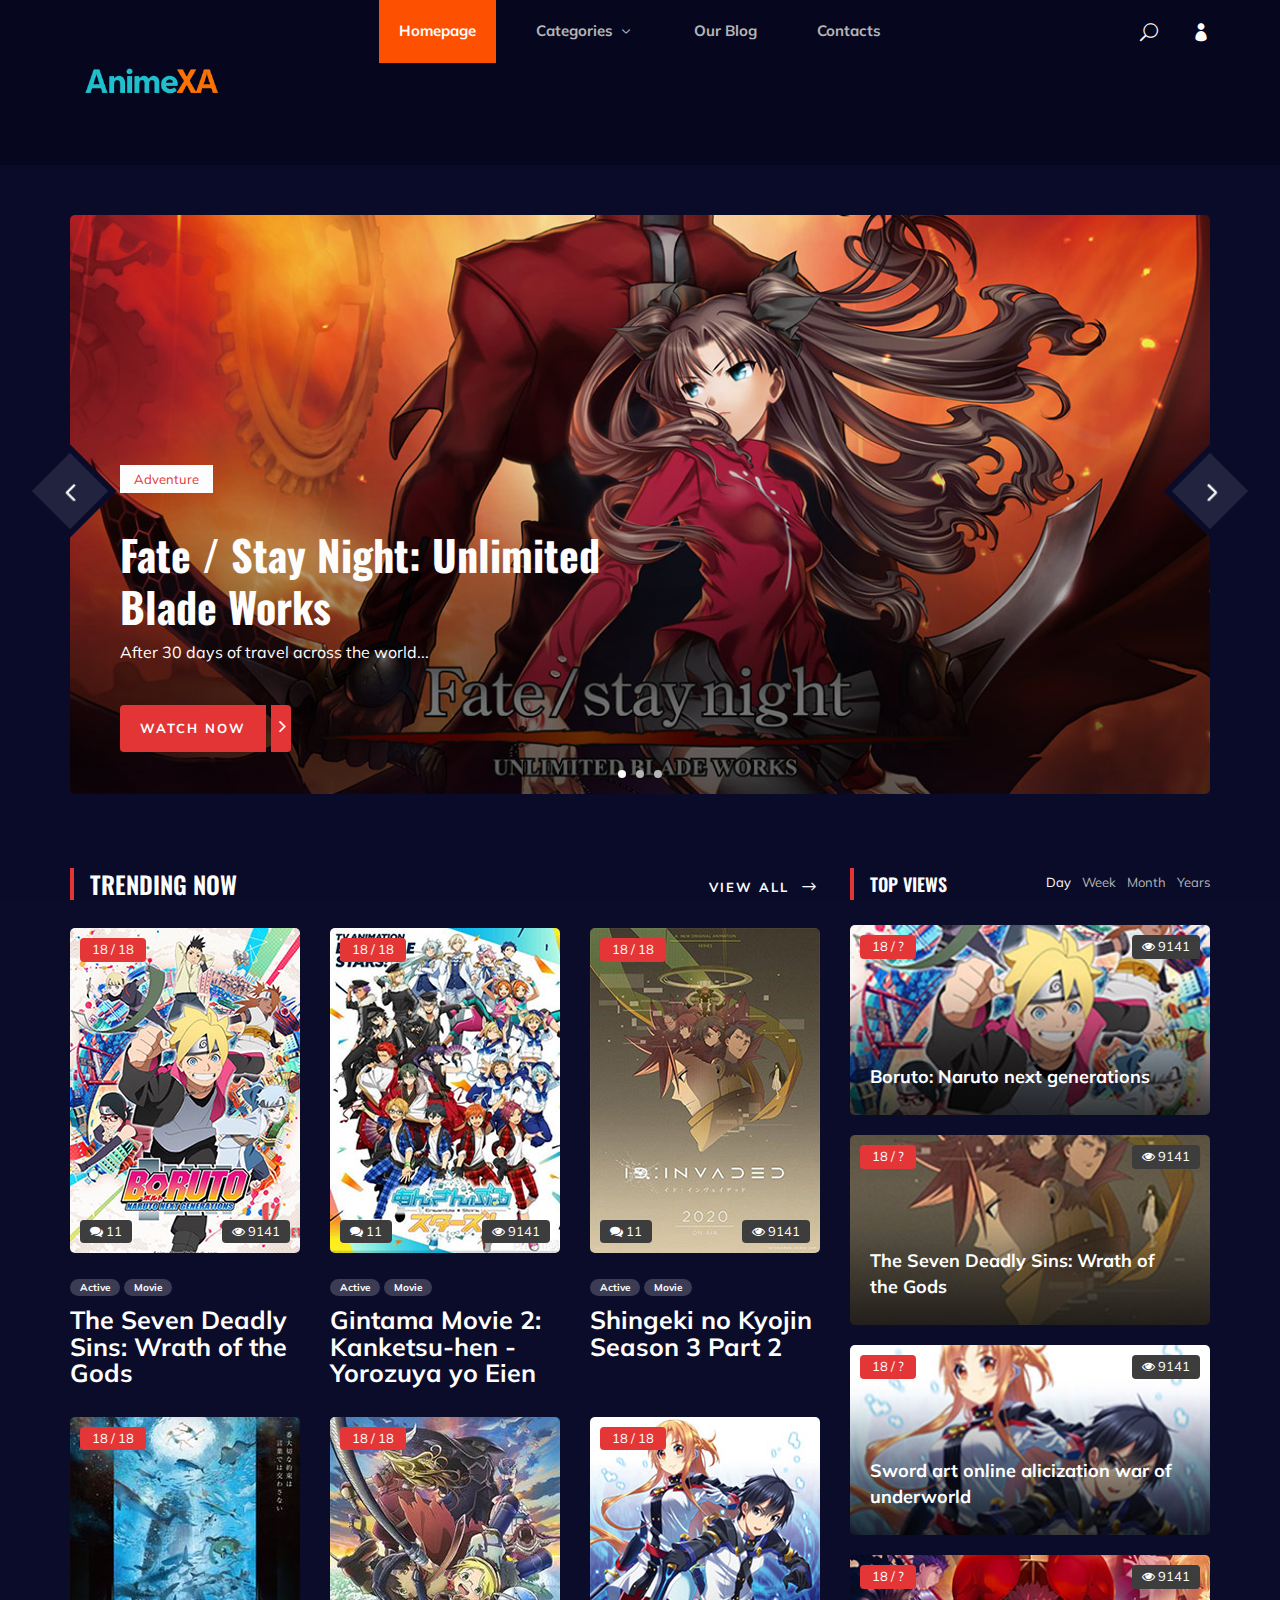
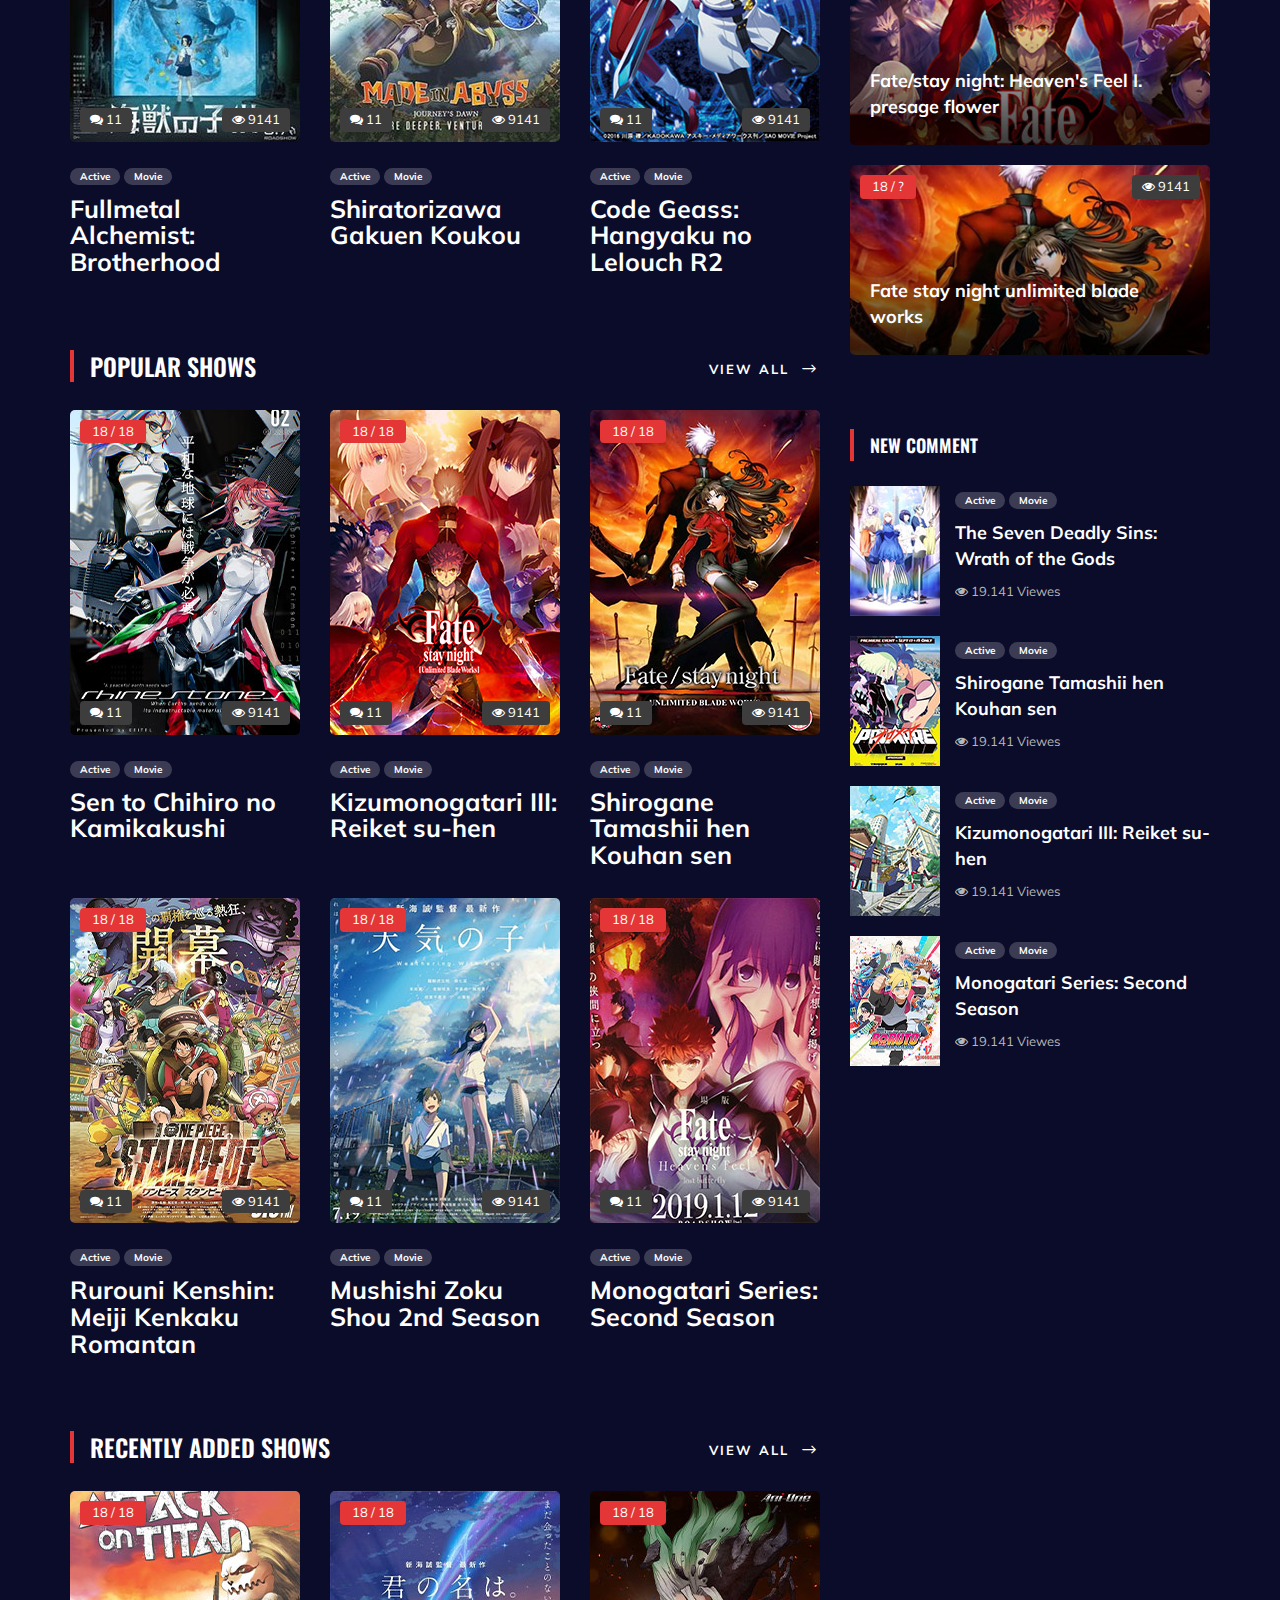
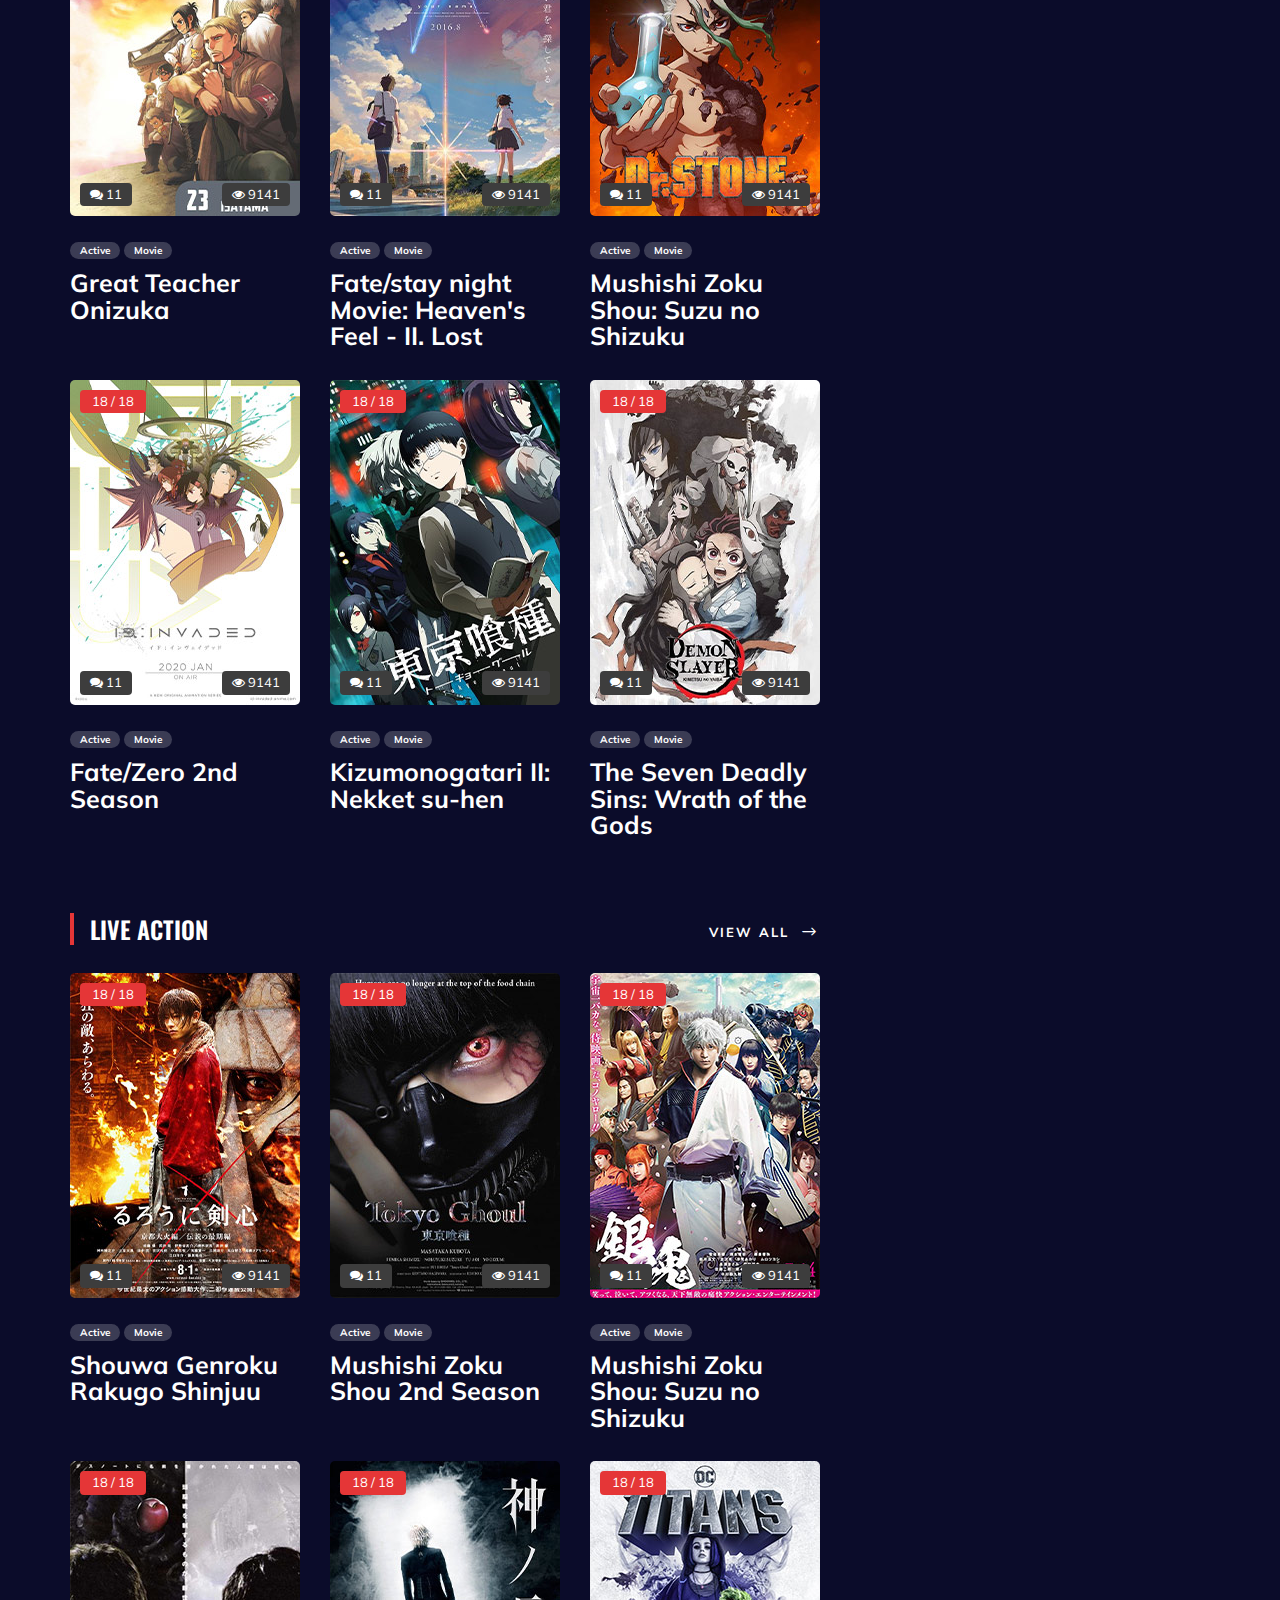
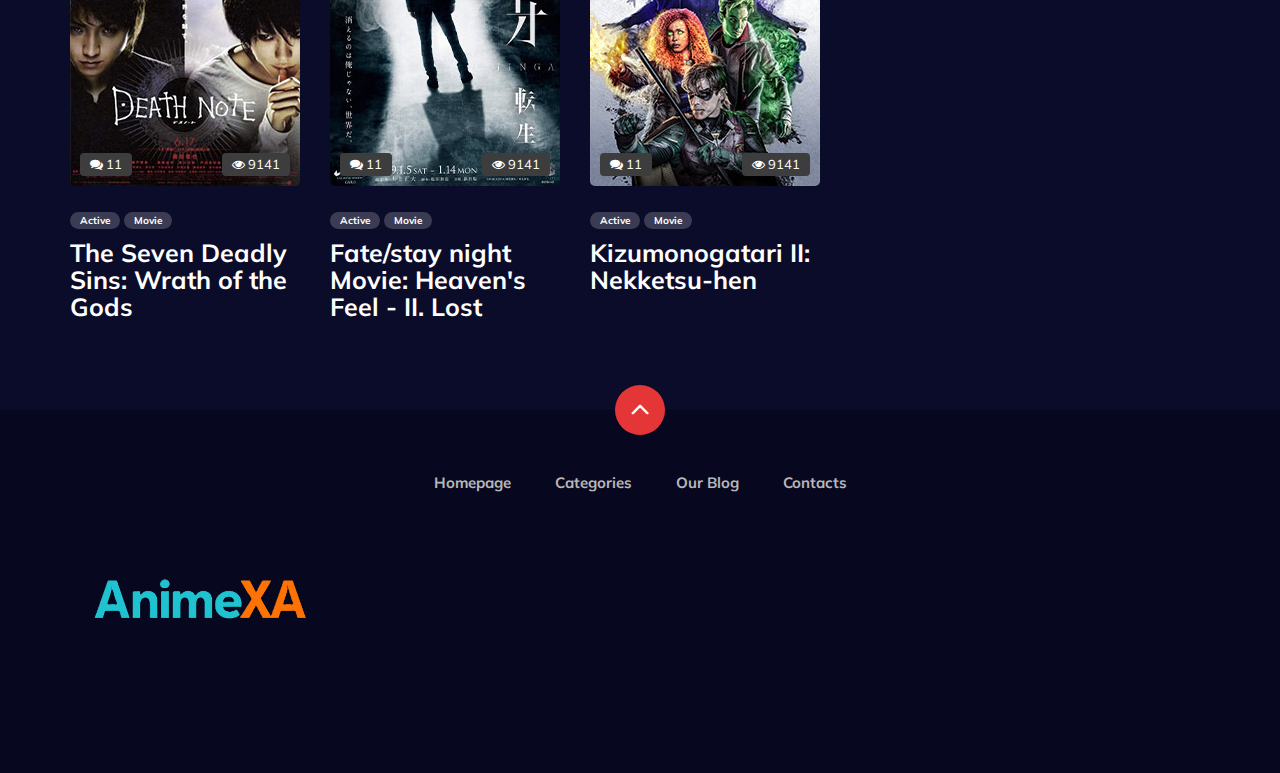
<file: index.html>
<!DOCTYPE html>
<html lang="en">

<head>
    <meta charset="UTF-8">
    <meta name="description" content="Anime Template">
    <meta name="keywords" content="Anime, unica, creative, AnimeXA, html">
    <meta name="viewport" content="width=device-width, initial-scale=1.0">
    <meta http-equiv="X-UA-Compatible" content="ie=edge">
    <link rel="icon" type="image/jpg" href="./img/channels4_profile.png" />
    <title>AnimeXA | Official</title>

    <!-- Google Font -->
    <link href="https://fonts.googleapis.com/css2?family=Oswald:wght@300;400;500;600;700&display=swap" rel="stylesheet">
    <link href="https://fonts.googleapis.com/css2?family=Mulish:wght@300;400;500;600;700;800;900&display=swap"
    rel="stylesheet">

    <!-- Css Styles -->
    <link rel="stylesheet" href="css/bootstrap.min.css" type="text/css">
    <link rel="stylesheet" href="css/font-awesome.min.css" type="text/css">
    <link rel="stylesheet" href="css/elegant-icons.css" type="text/css">
    <link rel="stylesheet" href="css/plyr.css" type="text/css">
    <link rel="stylesheet" href="css/nice-select.css" type="text/css">
    <link rel="stylesheet" href="css/owl.carousel.min.css" type="text/css">
    <link rel="stylesheet" href="css/slicknav.min.css" type="text/css">
    <link rel="stylesheet" href="css/style.css" type="text/css">
</head>

<body>
    <!-- Page Preloder -->
    <div id="preloder">
        <div class="loader"></div>
    </div>

    <!-- Header Section Begin -->
    <header class="header">
        <div class="container">
            <div class="row">
                <div class="col-lg-2">
                    <div class="header__logo">
                        <a href="./index.html">
                            <img src="img/logo.png">
                        </a>
                    </div>
                </div>
                <div class="col-lg-8">
                    <div class="header__nav">
                        <nav class="header__menu mobile-menu">
                            <ul>
                                <li class="active"><a href="./index.html" id="homepage">Homepage</a></li>
                                <li><a href="./categories.html">Categories <span class="arrow_carrot-down"></span></a>
                                    <ul class="dropdown">
                                        <li><a href="./categories.html">Categories</a></li>
                                        <li><a href="./anime-details.html">Anime Details</a></li>
                                        <li><a href="./anime-watching.html">Anime Watching</a></li>
                                        <li><a href="./blog-details.html">Blog Details</a></li>
                                        <li><a href="./signup.html">Sign Up</a></li>
                                        <li><a href="./login.html">Login</a></li>
                                    </ul>
                                </li>
                                <li><a href="./blog.html">Our Blog</a></li>
                                <li><a href="#">Contacts</a></li>
                            </ul>
                        </nav>
                    </div>
                </div>
                <div class="col-lg-2">
                    <div class="header__right">
                        <a href="#" class="search-switch"><span class="icon_search"></span></a>
                        <a href="./login.html"><span class="icon_profile"></span></a>
                    </div>
                </div>
            </div>
            <div id="mobile-menu-wrap"></div>
        </div>
    </header>
    <!-- Header End -->

    <!-- Hero Section Begin -->
    <section class="hero">
        <div class="container">
            <div class="hero__slider owl-carousel">
                <div class="hero__items set-bg" data-setbg="img/hero/hero-1.jpg">
                    <div class="row">
                        <div class="col-lg-6">
                            <div class="hero__text">
                                <div class="label">Adventure</div>
                                <h2>Fate / Stay Night: Unlimited Blade Works</h2>
                                <p>After 30 days of travel across the world...</p>
                                <a href="#"><span>Watch Now</span> <i class="fa fa-angle-right"></i></a>
                            </div>
                        </div>
                    </div>
                </div>
                <div class="hero__items set-bg" data-setbg="img/hero/hero-1.jpg">
                    <div class="row">
                        <div class="col-lg-6">
                            <div class="hero__text">
                                <div class="label">Adventure</div>
                                <h2>Fate / Stay Night: Unlimited Blade Works</h2>
                                <p>After 30 days of travel across the world...</p>
                                <a href="#"><span>Watch Now</span> <i class="fa fa-angle-right"></i></a>
                            </div>
                        </div>
                    </div>
                </div>
                <div class="hero__items set-bg" data-setbg="img/hero/hero-1.jpg">
                    <div class="row">
                        <div class="col-lg-6">
                            <div class="hero__text">
                                <div class="label">Adventure</div>
                                <h2>Fate / Stay Night: Unlimited Blade Works</h2>
                                <p>After 30 days of travel across the world...</p>
                                <a href="#"><span>Watch Now</span> <i class="fa fa-angle-right"></i></a>
                            </div>
                        </div>
                    </div>
                </div>
            </div>
        </div>
    </section>
    <!-- Hero Section End -->

    <!-- Product Section Begin -->
    <section class="product spad">
        <div class="container">
            <div class="row">
                <div class="col-lg-8">
                    <div class="trending__product">
                        <div class="row">
                            <div class="col-lg-8 col-md-8 col-sm-8">
                                <div class="section-title">
                                    <h4>Trending Now</h4>
                                </div>
                            </div>
                            <div class="col-lg-4 col-md-4 col-sm-4">
                                <div class="btn__all">
                                    <a href="#" class="primary-btn">View All <span class="arrow_right"></span></a>
                                </div>
                            </div>
                        </div>
                        <div class="row">
                            <div class="col-lg-4 col-md-6 col-sm-6">
                                <div class="product__item">
                                    <div class="product__item__pic set-bg" data-setbg="img/trending/trend-1.jpg">
                                        <div class="ep">18 / 18</div>
                                        <div class="comment"><i class="fa fa-comments"></i> 11</div>
                                        <div class="view"><i class="fa fa-eye"></i> 9141</div>
                                    </div>
                                    <div class="product__item__text">
                                        <ul>
                                            <li>Active</li>
                                            <li>Movie</li>
                                        </ul>
                                        <h1><a href="#">The Seven Deadly Sins: Wrath of the Gods</a></h1>
                                    </div>
                                </div>
                            </div>
                            <div class="col-lg-4 col-md-6 col-sm-6">
                                <div class="product__item">
                                    <div class="product__item__pic set-bg" data-setbg="img/trending/trend-2.jpg">
                                        <div class="ep">18 / 18</div>
                                        <div class="comment"><i class="fa fa-comments"></i> 11</div>
                                        <div class="view"><i class="fa fa-eye"></i> 9141</div>
                                    </div>
                                    <div class="product__item__text">
                                        <ul>
                                            <li>Active</li>
                                            <li>Movie</li>
                                        </ul>
                                        <h1><a href="#">Gintama Movie 2: Kanketsu-hen - Yorozuya yo Eien</a></h1>
                                    </div>
                                </div>
                            </div>
                            <div class="col-lg-4 col-md-6 col-sm-6">
                                <div class="product__item">
                                    <div class="product__item__pic set-bg" data-setbg="img/trending/trend-3.jpg">
                                        <div class="ep">18 / 18</div>
                                        <div class="comment"><i class="fa fa-comments"></i> 11</div>
                                        <div class="view"><i class="fa fa-eye"></i> 9141</div>
                                    </div>
                                    <div class="product__item__text">
                                        <ul>
                                            <li>Active</li>
                                            <li>Movie</li>
                                        </ul>
                                        <h1><a href="#">Shingeki no Kyojin Season 3 Part 2</a></h1>
                                    </div>
                                </div>
                            </div>
                            <div class="col-lg-4 col-md-6 col-sm-6">
                                <div class="product__item">
                                    <div class="product__item__pic set-bg" data-setbg="img/trending/trend-4.jpg">
                                        <div class="ep">18 / 18</div>
                                        <div class="comment"><i class="fa fa-comments"></i> 11</div>
                                        <div class="view"><i class="fa fa-eye"></i> 9141</div>
                                    </div>
                                    <div class="product__item__text">
                                        <ul>
                                            <li>Active</li>
                                            <li>Movie</li>
                                        </ul>
                                        <h1><a href="#">Fullmetal Alchemist: Brotherhood</a></h1>
                                    </div>
                                </div>
                            </div>
                            <div class="col-lg-4 col-md-6 col-sm-6">
                                <div class="product__item">
                                    <div class="product__item__pic set-bg" data-setbg="img/trending/trend-5.jpg">
                                        <div class="ep">18 / 18</div>
                                        <div class="comment"><i class="fa fa-comments"></i> 11</div>
                                        <div class="view"><i class="fa fa-eye"></i> 9141</div>
                                    </div>
                                    <div class="product__item__text">
                                        <ul>
                                            <li>Active</li>
                                            <li>Movie</li>
                                        </ul>
                                        <h1><a href="#">Shiratorizawa Gakuen Koukou</a></h1>
                                    </div>
                                </div>
                            </div>
                            <div class="col-lg-4 col-md-6 col-sm-6">
                                <div class="product__item">
                                    <div class="product__item__pic set-bg" data-setbg="img/trending/trend-6.jpg">
                                        <div class="ep">18 / 18</div>
                                        <div class="comment"><i class="fa fa-comments"></i> 11</div>
                                        <div class="view"><i class="fa fa-eye"></i> 9141</div>
                                    </div>
                                    <div class="product__item__text">
                                        <ul>
                                            <li>Active</li>
                                            <li>Movie</li>
                                        </ul>
                                        <h1><a href="#">Code Geass: Hangyaku no Lelouch R2</a></h1>
                                    </div>
                                </div>
                            </div>
                        </div>
                    </div>
                    <div class="popular__product">
                        <div class="row">
                            <div class="col-lg-8 col-md-8 col-sm-8">
                                <div class="section-title">
                                    <h4>Popular Shows</h4>
                                </div>
                            </div>
                            <div class="col-lg-4 col-md-4 col-sm-4">
                                <div class="btn__all">
                                    <a href="#" class="primary-btn">View All <span class="arrow_right"></span></a>
                                </div>
                            </div>
                        </div>
                        <div class="row">
                            <div class="col-lg-4 col-md-6 col-sm-6">
                                <div class="product__item">
                                    <div class="product__item__pic set-bg" data-setbg="img/popular/popular-1.jpg">
                                        <div class="ep">18 / 18</div>
                                        <div class="comment"><i class="fa fa-comments"></i> 11</div>
                                        <div class="view"><i class="fa fa-eye"></i> 9141</div>
                                    </div>
                                    <div class="product__item__text">
                                        <ul>
                                            <li>Active</li>
                                            <li>Movie</li>
                                        </ul>
                                        <h1><a href="#">Sen to Chihiro no Kamikakushi</a></h1>
                                    </div>
                                </div>
                            </div>
                            <div class="col-lg-4 col-md-6 col-sm-6">
                                <div class="product__item">
                                    <div class="product__item__pic set-bg" data-setbg="img/popular/popular-2.jpg">
                                        <div class="ep">18 / 18</div>
                                        <div class="comment"><i class="fa fa-comments"></i> 11</div>
                                        <div class="view"><i class="fa fa-eye"></i> 9141</div>
                                    </div>
                                    <div class="product__item__text">
                                        <ul>
                                            <li>Active</li>
                                            <li>Movie</li>
                                        </ul>
                                        <h1><a href="#">Kizumonogatari III: Reiket su-hen</a></h1>
                                    </div>
                                </div>
                            </div>
                            <div class="col-lg-4 col-md-6 col-sm-6">
                                <div class="product__item">
                                    <div class="product__item__pic set-bg" data-setbg="img/popular/popular-3.jpg">
                                        <div class="ep">18 / 18</div>
                                        <div class="comment"><i class="fa fa-comments"></i> 11</div>
                                        <div class="view"><i class="fa fa-eye"></i> 9141</div>
                                    </div>
                                    <div class="product__item__text">
                                        <ul>
                                            <li>Active</li>
                                            <li>Movie</li>
                                        </ul>
                                        <h1><a href="#">Shirogane Tamashii hen Kouhan sen</a></h1>
                                    </div>
                                </div>
                            </div>
                            <div class="col-lg-4 col-md-6 col-sm-6">
                                <div class="product__item">
                                    <div class="product__item__pic set-bg" data-setbg="img/popular/popular-4.jpg">
                                        <div class="ep">18 / 18</div>
                                        <div class="comment"><i class="fa fa-comments"></i> 11</div>
                                        <div class="view"><i class="fa fa-eye"></i> 9141</div>
                                    </div>
                                    <div class="product__item__text">
                                        <ul>
                                            <li>Active</li>
                                            <li>Movie</li>
                                        </ul>
                                        <h1><a href="#">Rurouni Kenshin: Meiji Kenkaku Romantan</a></h1>
                                    </div>
                                </div>
                            </div>
                            <div class="col-lg-4 col-md-6 col-sm-6">
                                <div class="product__item">
                                    <div class="product__item__pic set-bg" data-setbg="img/popular/popular-5.jpg">
                                        <div class="ep">18 / 18</div>
                                        <div class="comment"><i class="fa fa-comments"></i> 11</div>
                                        <div class="view"><i class="fa fa-eye"></i> 9141</div>
                                    </div>
                                    <div class="product__item__text">
                                        <ul>
                                            <li>Active</li>
                                            <li>Movie</li>
                                        </ul>
                                        <h1><a href="#">Mushishi Zoku Shou 2nd Season</a></h1>
                                    </div>
                                </div>
                            </div>
                            <div class="col-lg-4 col-md-6 col-sm-6">
                                <div class="product__item">
                                    <div class="product__item__pic set-bg" data-setbg="img/popular/popular-6.jpg">
                                        <div class="ep">18 / 18</div>
                                        <div class="comment"><i class="fa fa-comments"></i> 11</div>
                                        <div class="view"><i class="fa fa-eye"></i> 9141</div>
                                    </div>
                                    <div class="product__item__text">
                                        <ul>
                                            <li>Active</li>
                                            <li>Movie</li>
                                        </ul>
                                        <h1><a href="#">Monogatari Series: Second Season</a></h1>
                                    </div>
                                </div>
                            </div>
                        </div>
                    </div>
                    <div class="recent__product">
                        <div class="row">
                            <div class="col-lg-8 col-md-8 col-sm-8">
                                <div class="section-title">
                                    <h4>Recently Added Shows</h4>
                                </div>
                            </div>
                            <div class="col-lg-4 col-md-4 col-sm-4">
                                <div class="btn__all">
                                    <a href="#" class="primary-btn">View All <span class="arrow_right"></span></a>
                                </div>
                            </div>
                        </div>
                        <div class="row">
                            <div class="col-lg-4 col-md-6 col-sm-6">
                                <div class="product__item">
                                    <div class="product__item__pic set-bg" data-setbg="img/recent/recent-1.jpg">
                                        <div class="ep">18 / 18</div>
                                        <div class="comment"><i class="fa fa-comments"></i> 11</div>
                                        <div class="view"><i class="fa fa-eye"></i> 9141</div>
                                    </div>
                                    <div class="product__item__text">
                                        <ul>
                                            <li>Active</li>
                                            <li>Movie</li>
                                        </ul>
                                        <h1><a href="#">Great Teacher Onizuka</a></h1>
                                    </div>
                                </div>
                            </div>
                            <div class="col-lg-4 col-md-6 col-sm-6">
                                <div class="product__item">
                                    <div class="product__item__pic set-bg" data-setbg="img/recent/recent-2.jpg">
                                        <div class="ep">18 / 18</div>
                                        <div class="comment"><i class="fa fa-comments"></i> 11</div>
                                        <div class="view"><i class="fa fa-eye"></i> 9141</div>
                                    </div>
                                    <div class="product__item__text">
                                        <ul>
                                            <li>Active</li>
                                            <li>Movie</li>
                                        </ul>
                                        <h1><a href="#">Fate/stay night Movie: Heaven's Feel - II. Lost</a></h1>
                                    </div>
                                </div>
                            </div>
                            <div class="col-lg-4 col-md-6 col-sm-6">
                                <div class="product__item">
                                    <div class="product__item__pic set-bg" data-setbg="img/recent/recent-3.jpg">
                                        <div class="ep">18 / 18</div>
                                        <div class="comment"><i class="fa fa-comments"></i> 11</div>
                                        <div class="view"><i class="fa fa-eye"></i> 9141</div>
                                    </div>
                                    <div class="product__item__text">
                                        <ul>
                                            <li>Active</li>
                                            <li>Movie</li>
                                        </ul>
                                        <h1><a href="#">Mushishi Zoku Shou: Suzu no Shizuku</a></h1>
                                    </div>
                                </div>
                            </div>
                            <div class="col-lg-4 col-md-6 col-sm-6">
                                <div class="product__item">
                                    <div class="product__item__pic set-bg" data-setbg="img/recent/recent-4.jpg">
                                        <div class="ep">18 / 18</div>
                                        <div class="comment"><i class="fa fa-comments"></i> 11</div>
                                        <div class="view"><i class="fa fa-eye"></i> 9141</div>
                                    </div>
                                    <div class="product__item__text">
                                        <ul>
                                            <li>Active</li>
                                            <li>Movie</li>
                                        </ul>
                                        <h1><a href="#">Fate/Zero 2nd Season</a></h1>
                                    </div>
                                </div>
                            </div>
                            <div class="col-lg-4 col-md-6 col-sm-6">
                                <div class="product__item">
                                    <div class="product__item__pic set-bg" data-setbg="img/recent/recent-5.jpg">
                                        <div class="ep">18 / 18</div>
                                        <div class="comment"><i class="fa fa-comments"></i> 11</div>
                                        <div class="view"><i class="fa fa-eye"></i> 9141</div>
                                    </div>
                                    <div class="product__item__text">
                                        <ul>
                                            <li>Active</li>
                                            <li>Movie</li>
                                        </ul>
                                        <h1><a href="#">Kizumonogatari II: Nekket su-hen</a></h1>
                                    </div>
                                </div>
                            </div>
                            <div class="col-lg-4 col-md-6 col-sm-6">
                                <div class="product__item">
                                    <div class="product__item__pic set-bg" data-setbg="img/recent/recent-6.jpg">
                                        <div class="ep">18 / 18</div>
                                        <div class="comment"><i class="fa fa-comments"></i> 11</div>
                                        <div class="view"><i class="fa fa-eye"></i> 9141</div>
                                    </div>
                                    <div class="product__item__text">
                                        <ul>
                                            <li>Active</li>
                                            <li>Movie</li>
                                        </ul>
                                        <h1><a href="#">The Seven Deadly Sins: Wrath of the Gods</a></h1>
                                    </div>
                                </div>
                            </div>
                        </div>
                    </div>
                    <div class="live__product">
                        <div class="row">
                            <div class="col-lg-8 col-md-8 col-sm-8">
                                <div class="section-title">
                                    <h4>Live Action</h4>
                                </div>
                            </div>
                            <div class="col-lg-4 col-md-4 col-sm-4">
                                <div class="btn__all">
                                    <a href="#" class="primary-btn">View All <span class="arrow_right"></span></a>
                                </div>
                            </div>
                        </div>
                        <div class="row">
                            <div class="col-lg-4 col-md-6 col-sm-6">
                                <div class="product__item">
                                    <div class="product__item__pic set-bg" data-setbg="img/live/live-1.jpg">
                                        <div class="ep">18 / 18</div>
                                        <div class="comment"><i class="fa fa-comments"></i> 11</div>
                                        <div class="view"><i class="fa fa-eye"></i> 9141</div>
                                    </div>
                                    <div class="product__item__text">
                                        <ul>
                                            <li>Active</li>
                                            <li>Movie</li>
                                        </ul>
                                        <h1><a href="#">Shouwa Genroku Rakugo Shinjuu</a></h1>
                                    </div>
                                </div>
                            </div>
                            <div class="col-lg-4 col-md-6 col-sm-6">
                                <div class="product__item">
                                    <div class="product__item__pic set-bg" data-setbg="img/live/live-2.jpg">
                                        <div class="ep">18 / 18</div>
                                        <div class="comment"><i class="fa fa-comments"></i> 11</div>
                                        <div class="view"><i class="fa fa-eye"></i> 9141</div>
                                    </div>
                                    <div class="product__item__text">
                                        <ul>
                                            <li>Active</li>
                                            <li>Movie</li>
                                        </ul>
                                        <h1><a href="#">Mushishi Zoku Shou 2nd Season</a></h1>
                                    </div>
                                </div>
                            </div>
                            <div class="col-lg-4 col-md-6 col-sm-6">
                                <div class="product__item">
                                    <div class="product__item__pic set-bg" data-setbg="img/live/live-3.jpg">
                                        <div class="ep">18 / 18</div>
                                        <div class="comment"><i class="fa fa-comments"></i> 11</div>
                                        <div class="view"><i class="fa fa-eye"></i> 9141</div>
                                    </div>
                                    <div class="product__item__text">
                                        <ul>
                                            <li>Active</li>
                                            <li>Movie</li>
                                        </ul>
                                        <h1><a href="#">Mushishi Zoku Shou: Suzu no Shizuku</a></h1>
                                    </div>
                                </div>
                            </div>
                            <div class="col-lg-4 col-md-6 col-sm-6">
                                <div class="product__item">
                                    <div class="product__item__pic set-bg" data-setbg="img/live/live-4.jpg">
                                        <div class="ep">18 / 18</div>
                                        <div class="comment"><i class="fa fa-comments"></i> 11</div>
                                        <div class="view"><i class="fa fa-eye"></i> 9141</div>
                                    </div>
                                    <div class="product__item__text">
                                        <ul>
                                            <li>Active</li>
                                            <li>Movie</li>
                                        </ul>
                                        <h1><a href="#">The Seven Deadly Sins: Wrath of the Gods</a></h1>
                                    </div>
                                </div>
                            </div>
                            <div class="col-lg-4 col-md-6 col-sm-6">
                                <div class="product__item">
                                    <div class="product__item__pic set-bg" data-setbg="img/live/live-5.jpg">
                                        <div class="ep">18 / 18</div>
                                        <div class="comment"><i class="fa fa-comments"></i> 11</div>
                                        <div class="view"><i class="fa fa-eye"></i> 9141</div>
                                    </div>
                                    <div class="product__item__text">
                                        <ul>
                                            <li>Active</li>
                                            <li>Movie</li>
                                        </ul>
                                        <h1><a href="#">Fate/stay night Movie: Heaven's Feel - II. Lost</a></h1>
                                    </div>
                                </div>
                            </div>
                            <div class="col-lg-4 col-md-6 col-sm-6">
                                <div class="product__item">
                                    <div class="product__item__pic set-bg" data-setbg="img/live/live-6.jpg">
                                        <div class="ep">18 / 18</div>
                                        <div class="comment"><i class="fa fa-comments"></i> 11</div>
                                        <div class="view"><i class="fa fa-eye"></i> 9141</div>
                                    </div>
                                    <div class="product__item__text">
                                        <ul>
                                            <li>Active</li>
                                            <li>Movie</li>
                                        </ul>
                                        <h1><a href="#">Kizumonogatari II: Nekketsu-hen</a></h1>
                                    </div>
                                </div>
                            </div>
                        </div>
                    </div>
                </div>
                <div class="col-lg-4 col-md-6 col-sm-8">
                    <div class="product__sidebar">
                        <div class="product__sidebar__view">
                            <div class="section-title">
                                <h1>Top Views</h1>
                            </div>
                            <ul class="filter__controls">
                                <li class="active" data-filter="*">Day</li>
                                <li data-filter=".week">Week</li>
                                <li data-filter=".month">Month</li>
                                <li data-filter=".years">Years</li>
                            </ul>
                            <div class="filter__gallery">
                                <div class="product__sidebar__view__item set-bg mix day years"
                                data-setbg="img/sidebar/tv-1.jpg">
                                <div class="ep">18 / ?</div>
                                <div class="view"><i class="fa fa-eye"></i> 9141</div>
                                <h1><a href="#">Boruto: Naruto next generations</a></h1>
                            </div>
                            <div class="product__sidebar__view__item set-bg mix month week"
                            data-setbg="img/sidebar/tv-2.jpg">
                            <div class="ep">18 / ?</div>
                            <div class="view"><i class="fa fa-eye"></i> 9141</div>
                            <h1><a href="#">The Seven Deadly Sins: Wrath of the Gods</a></h1>
                        </div>
                        <div class="product__sidebar__view__item set-bg mix week years"
                        data-setbg="img/sidebar/tv-3.jpg">
                        <div class="ep">18 / ?</div>
                        <div class="view"><i class="fa fa-eye"></i> 9141</div>
                        <h1><a href="#">Sword art online alicization war of underworld</a></h1>
                    </div>
                    <div class="product__sidebar__view__item set-bg mix years month"
                    data-setbg="img/sidebar/tv-4.jpg">
                    <div class="ep">18 / ?</div>
                    <div class="view"><i class="fa fa-eye"></i> 9141</div>
                    <h1><a href="#">Fate/stay night: Heaven's Feel I. presage flower</a></h1>
                </div>
                <div class="product__sidebar__view__item set-bg mix day"
                data-setbg="img/sidebar/tv-5.jpg">
                <div class="ep">18 / ?</div>
                <div class="view"><i class="fa fa-eye"></i> 9141</div>
                <h1><a href="#">Fate stay night unlimited blade works</a></h1>
            </div>
        </div>
    </div>
    <div class="product__sidebar__comment">
        <div class="section-title">
            <h1>New Comment</h1>
        </div>
        <div class="product__sidebar__comment__item">
            <div class="product__sidebar__comment__item__pic">
                <img src="img/sidebar/comment-1.jpg" alt="">
            </div>
            <div class="product__sidebar__comment__item__text">
                <ul>
                    <li>Active</li>
                    <li>Movie</li>
                </ul>
                <h1><a href="#">The Seven Deadly Sins: Wrath of the Gods</a></h1>
                <span><i class="fa fa-eye"></i> 19.141 Viewes</span>
            </div>
        </div>
        <div class="product__sidebar__comment__item">
            <div class="product__sidebar__comment__item__pic">
                <img src="img/sidebar/comment-2.jpg" alt="">
            </div>
            <div class="product__sidebar__comment__item__text">
                <ul>
                    <li>Active</li>
                    <li>Movie</li>
                </ul>
                <h1><a href="#">Shirogane Tamashii hen Kouhan sen</a></h1>
                <span><i class="fa fa-eye"></i> 19.141 Viewes</span>
            </div>
        </div>
        <div class="product__sidebar__comment__item">
            <div class="product__sidebar__comment__item__pic">
                <img src="img/sidebar/comment-3.jpg" alt="">
            </div>
            <div class="product__sidebar__comment__item__text">
                <ul>
                    <li>Active</li>
                    <li>Movie</li>
                </ul>
                <h1><a href="#">Kizumonogatari III: Reiket su-hen</a></h1>
                <span><i class="fa fa-eye"></i> 19.141 Viewes</span>
            </div>
        </div>
        <div class="product__sidebar__comment__item">
            <div class="product__sidebar__comment__item__pic">
                <img src="img/sidebar/comment-4.jpg" alt="">
            </div>
            <div class="product__sidebar__comment__item__text">
                <ul>
                    <li>Active</li>
                    <li>Movie</li>
                </ul>
                <h1><a href="#">Monogatari Series: Second Season</a></h1>
                <span><i class="fa fa-eye"></i> 19.141 Viewes</span>
            </div>
        </div>
    </div>
</div>
</div>
</div>
</div>
</section>
<!-- Product Section End -->

<!-- Footer Section Begin -->
<footer class="footer">
    <div class="page-up">
        <a href="#" id="scrollToTopButton"><span class="arrow_carrot-up"></span></a>
    </div>
    <div class="container">
        <div class="row">
            <div class="col-lg-3">
                <div class="footer__logo">
                    <a href="./index.html"><img src="img/logo.png" alt=""></a>
                </div>
            </div>
            <div class="col-lg-6">
                <div class="footer__nav">
                    <ul>
                        <li class="active"><a href="./index.html">Homepage</a></li>
                        <li><a href="./categories.html">Categories</a></li>
                        <li><a href="./blog.html">Our Blog</a></li>
                        <li><a href="#">Contacts</a></li>
                    </ul>
                </div>
            </div>
            <div class="col-lg-3">
                

              </div>
          </div>
      </div>
  </footer>
  <!-- Footer Section End -->

  <!-- Search model Begin -->
  <div class="search-model">
    <div class="h-100 d-flex align-items-center justify-content-center">
        <div class="search-close-switch"><i class="icon_close"></i></div>
        <form class="search-model-form">
            <input type="text" id="search-input" placeholder="Search here.....">
        </form>
    </div>
</div>
<!-- Search model end -->

<!-- Js Plugins -->
<script src="js/jquery-3.3.1.min.js"></script>
<script src="js/bootstrap.min.js"></script>
<script src="js/player.js"></script>
<script src="js/jquery.nice-select.min.js"></script>
<script src="js/mixitup.min.js"></script>
<script src="js/jquery.slicknav.js"></script>
<script src="js/owl.carousel.min.js"></script>
<script src="js/main.js"></script>


</body>

</html>
</file>
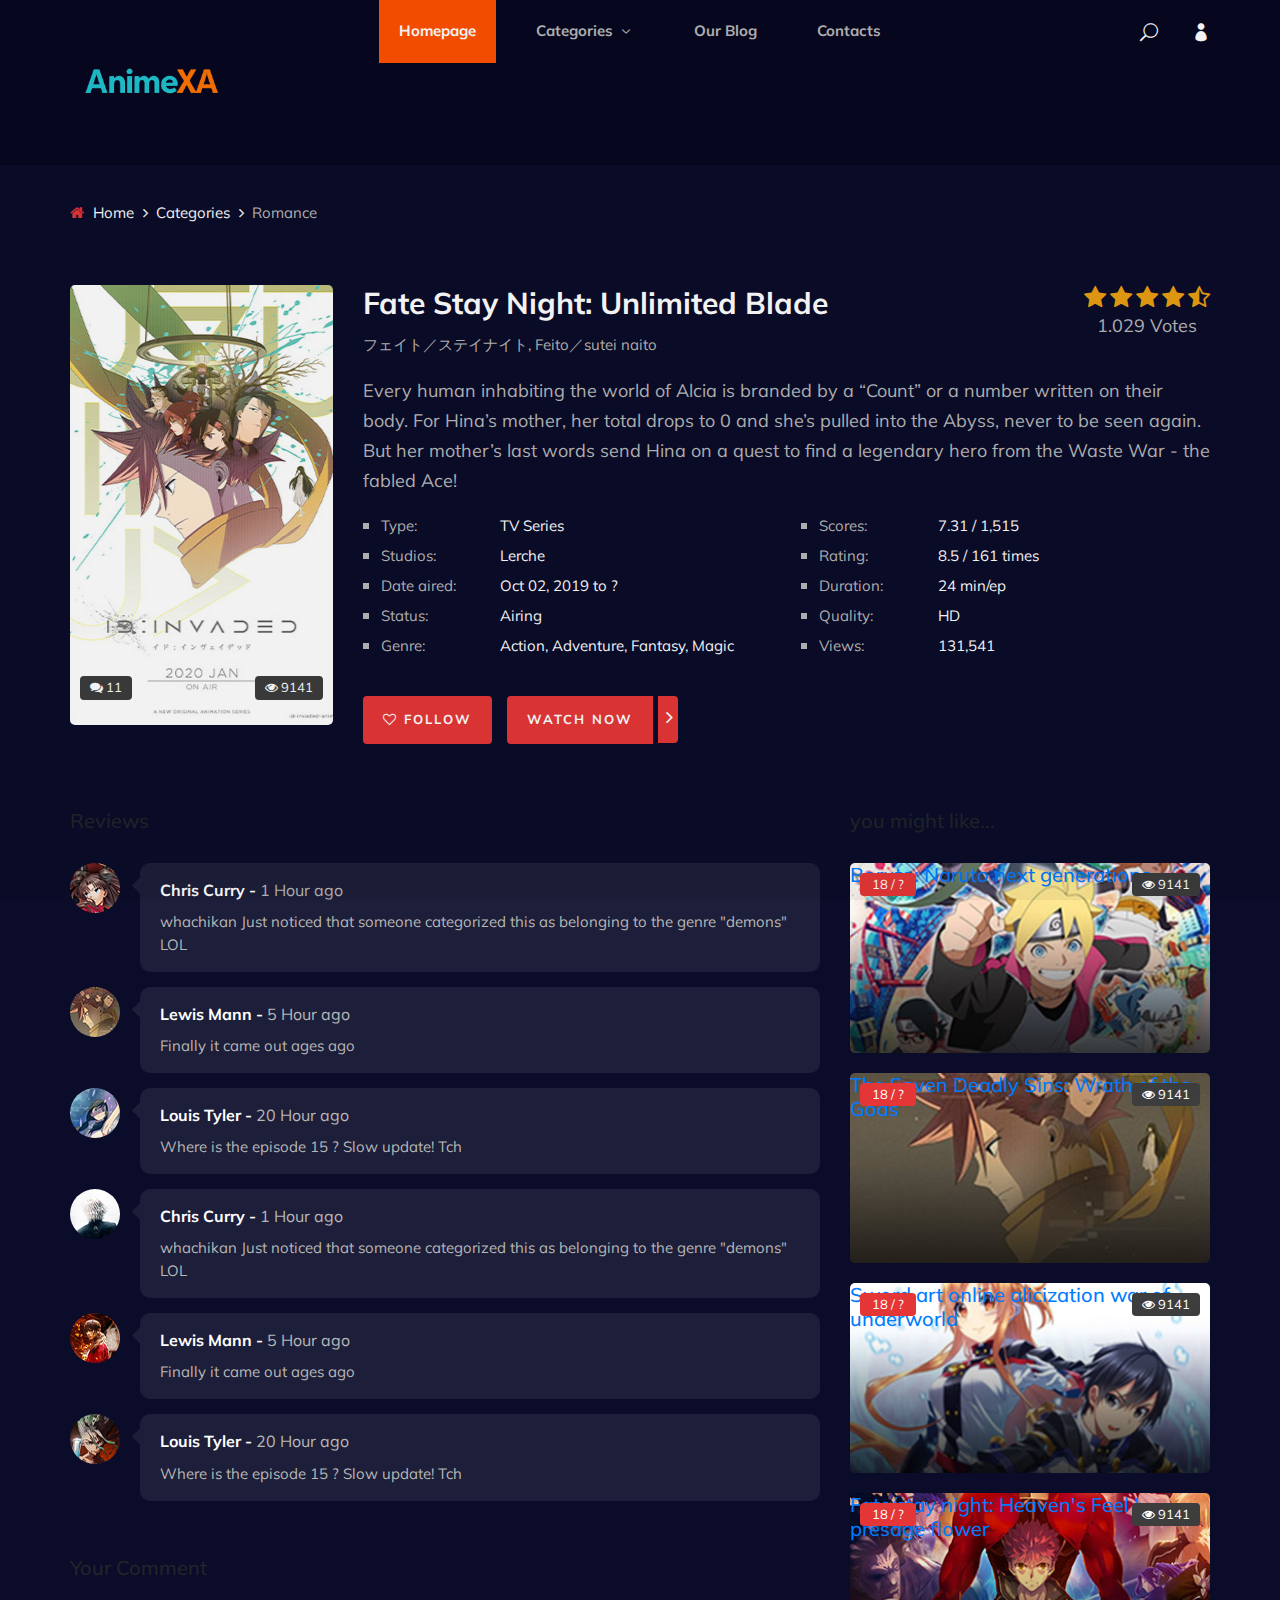
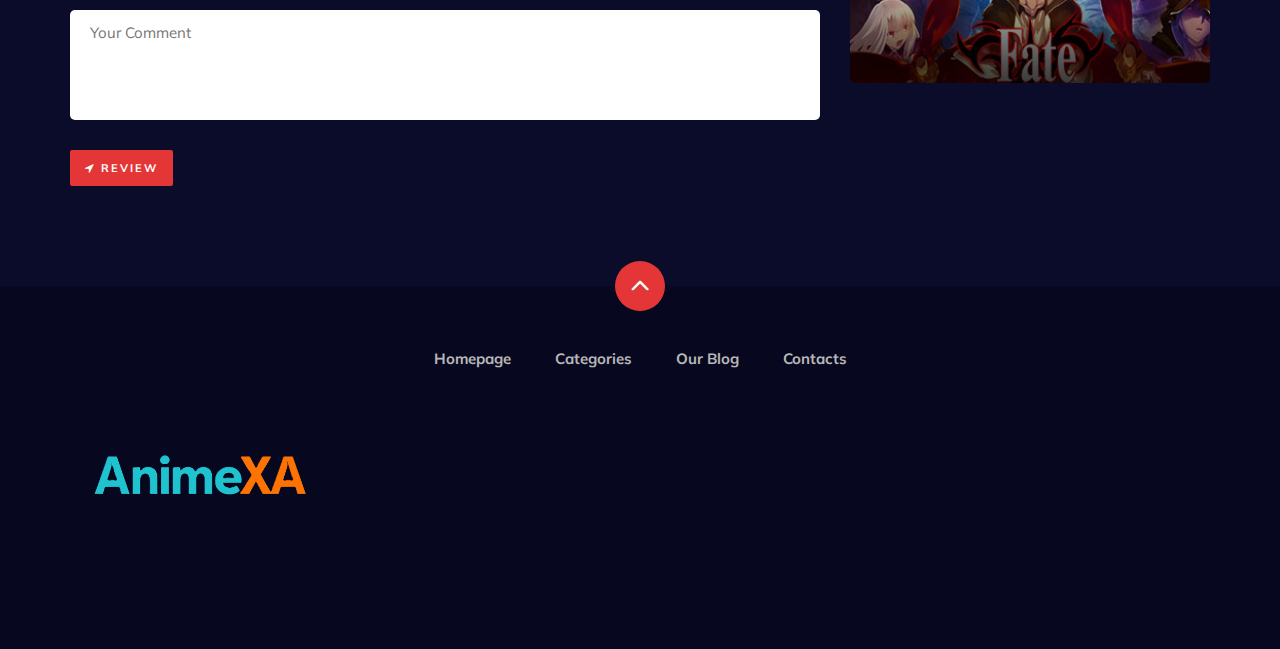
<file: anime-details.html>
<!DOCTYPE html>
<html lang="en">

<head>
    <meta charset="UTF-8">
    <meta name="description" content="Anime Template">
    <meta name="keywords" content="Anime, unica, creative, html">
    <meta name="viewport" content="width=device-width, initial-scale=1.0">
    <meta http-equiv="X-UA-Compatible" content="ie=edge">
    <link rel="icon" type="image/jpg" href="./img/channels4_profile.png" />
    <title>AnimeXA | Official</title>

    <!-- Google Font -->
    <link href="https://fonts.googleapis.com/css2?family=Oswald:wght@300;400;500;600;700&display=swap" rel="stylesheet">
    <link href="https://fonts.googleapis.com/css2?family=Mulish:wght@300;400;500;600;700;800;900&display=swap"
    rel="stylesheet">

    <!-- Css Styles -->
    <link rel="stylesheet" href="css/bootstrap.min.css" type="text/css">
    <link rel="stylesheet" href="css/font-awesome.min.css" type="text/css">
    <link rel="stylesheet" href="css/elegant-icons.css" type="text/css">
    <link rel="stylesheet" href="css/plyr.css" type="text/css">
    <link rel="stylesheet" href="css/nice-select.css" type="text/css">
    <link rel="stylesheet" href="css/owl.carousel.min.css" type="text/css">
    <link rel="stylesheet" href="css/slicknav.min.css" type="text/css">
    <link rel="stylesheet" href="css/style.css" type="text/css">
</head>

<body>
    <!-- Page Preloder -->
    <div id="preloder">
        <div class="loader"></div>
    </div>

    <!-- Header Section Begin -->
    <header class="header">
        <div class="container">
            <div class="row">
                <div class="col-lg-2">
                    <div class="header__logo">
                        <a href="./index.html">
                            <img src="img/logo.png" alt="">
                        </a>
                    </div>
                </div>
                <div class="col-lg-8">
                    <div class="header__nav">
                        <nav class="header__menu mobile-menu">
                            <ul>
                                <li class="active"><a href="./index.html">Homepage</a></li>
                                <li><a href="./categories.html">Categories <span class="arrow_carrot-down"></span></a>
                                    <ul class="dropdown">
                                        <li><a href="./categories.html">Categories</a></li>
                                        <li><a href="./anime-details.html">Anime Details</a></li>
                                        <li><a href="./anime-watching.html">Anime Watching</a></li>
                                        <li><a href="./blog-details.html">Blog Details</a></li>
                                        <li><a href="./signup.html">Sign Up</a></li>
                                        <li><a href="./login.html">Login</a></li>
                                    </ul>
                                </li>
                                <li><a href="./blog.html">Our Blog</a></li>
                                <li><a href="#">Contacts</a></li>
                            </ul>
                        </nav>
                    </div>
                </div>
                <div class="col-lg-2">
                    <div class="header__right">
                        <a href="#" class="search-switch"><span class="icon_search"></span></a>
                        <a href="./login.html"><span class="icon_profile"></span></a>
                    </div>
                </div>
            </div>
            <div id="mobile-menu-wrap"></div>
        </div>
    </header>
    <!-- Header End -->

    <!-- Breadcrumb Begin -->
    <div class="breadcrumb-option">
        <div class="container">
            <div class="row">
                <div class="col-lg-12">
                    <div class="breadcrumb__links">
                        <a href="./index.html"><i class="fa fa-home"></i> Home</a>
                        <a href="./categories.html">Categories</a>
                        <span>Romance</span>
                    </div>
                </div>
            </div>
        </div>
    </div>
    <!-- Breadcrumb End -->

    <!-- Anime Section Begin -->
    <section class="anime-details spad">
        <div class="container">
            <div class="anime__details__content">
                <div class="row">
                    <div class="col-lg-3">
                        <div class="anime__details__pic set-bg" data-setbg="img/anime/details-pic.jpg">
                            <div class="comment"><i class="fa fa-comments"></i> 11</div>
                            <div class="view"><i class="fa fa-eye"></i> 9141</div>
                        </div>
                    </div>
                    <div class="col-lg-9">
                        <div class="anime__details__text">
                            <div class="anime__details__title">
                                <h3>Fate Stay Night: Unlimited Blade</h3>
                                <span>フェイト／ステイナイト, Feito／sutei naito</span>
                            </div>
                            <div class="anime__details__rating">
                                <div class="rating">
                                    <a href="#"><i class="fa fa-star"></i></a>
                                    <a href="#"><i class="fa fa-star"></i></a>
                                    <a href="#"><i class="fa fa-star"></i></a>
                                    <a href="#"><i class="fa fa-star"></i></a>
                                    <a href="#"><i class="fa fa-star-half-o"></i></a>
                                </div>
                                <span>1.029 Votes</span>
                            </div>
                            <p>Every human inhabiting the world of Alcia is branded by a “Count” or a number written on
                                their body. For Hina’s mother, her total drops to 0 and she’s pulled into the Abyss,
                                never to be seen again. But her mother’s last words send Hina on a quest to find a
                            legendary hero from the Waste War - the fabled Ace!</p>
                            <div class="anime__details__widget">
                                <div class="row">
                                    <div class="col-lg-6 col-md-6">
                                        <ul>
                                            <li><span>Type:</span> TV Series</li>
                                            <li><span>Studios:</span> Lerche</li>
                                            <li><span>Date aired:</span> Oct 02, 2019 to ?</li>
                                            <li><span>Status:</span> Airing</li>
                                            <li><span>Genre:</span> Action, Adventure, Fantasy, Magic</li>
                                        </ul>
                                    </div>
                                    <div class="col-lg-6 col-md-6">
                                        <ul>
                                            <li><span>Scores:</span> 7.31 / 1,515</li>
                                            <li><span>Rating:</span> 8.5 / 161 times</li>
                                            <li><span>Duration:</span> 24 min/ep</li>
                                            <li><span>Quality:</span> HD</li>
                                            <li><span>Views:</span> 131,541</li>
                                        </ul>
                                    </div>
                                </div>
                            </div>
                            <div class="anime__details__btn">
                                <a href="#" class="follow-btn"><i class="fa fa-heart-o"></i> Follow</a>
                                <a href="#" class="watch-btn"><span>Watch Now</span> <i
                                    class="fa fa-angle-right"></i></a>
                                </div>
                            </div>
                        </div>
                    </div>
                </div>
                <div class="row">
                    <div class="col-lg-8 col-md-8">
                        <div class="anime__details__review">
                            <div class="section-title">
                                <h5>Reviews</h5>
                            </div>
                            <div class="anime__review__item">
                                <div class="anime__review__item__pic">
                                    <img src="img/anime/review-1.jpg" alt="">
                                </div>
                                <div class="anime__review__item__text">
                                    <h6>Chris Curry - <span>1 Hour ago</span></h6>
                                    <p>whachikan Just noticed that someone categorized this as belonging to the genre
                                    "demons" LOL</p>
                                </div>
                            </div>
                            <div class="anime__review__item">
                                <div class="anime__review__item__pic">
                                    <img src="img/anime/review-2.jpg" alt="">
                                </div>
                                <div class="anime__review__item__text">
                                    <h6>Lewis Mann - <span>5 Hour ago</span></h6>
                                    <p>Finally it came out ages ago</p>
                                </div>
                            </div>
                            <div class="anime__review__item">
                                <div class="anime__review__item__pic">
                                    <img src="img/anime/review-3.jpg" alt="">
                                </div>
                                <div class="anime__review__item__text">
                                    <h6>Louis Tyler - <span>20 Hour ago</span></h6>
                                    <p>Where is the episode 15 ? Slow update! Tch</p>
                                </div>
                            </div>
                            <div class="anime__review__item">
                                <div class="anime__review__item__pic">
                                    <img src="img/anime/review-4.jpg" alt="">
                                </div>
                                <div class="anime__review__item__text">
                                    <h6>Chris Curry - <span>1 Hour ago</span></h6>
                                    <p>whachikan Just noticed that someone categorized this as belonging to the genre
                                    "demons" LOL</p>
                                </div>
                            </div>
                            <div class="anime__review__item">
                                <div class="anime__review__item__pic">
                                    <img src="img/anime/review-5.jpg" alt="">
                                </div>
                                <div class="anime__review__item__text">
                                    <h6>Lewis Mann - <span>5 Hour ago</span></h6>
                                    <p>Finally it came out ages ago</p>
                                </div>
                            </div>
                            <div class="anime__review__item">
                                <div class="anime__review__item__pic">
                                    <img src="img/anime/review-6.jpg" alt="">
                                </div>
                                <div class="anime__review__item__text">
                                    <h6>Louis Tyler - <span>20 Hour ago</span></h6>
                                    <p>Where is the episode 15 ? Slow update! Tch</p>
                                </div>
                            </div>
                        </div>
                        <div class="anime__details__form">
                            <div class="section-title">
                                <h5>Your Comment</h5>
                            </div>
                            <form action="#">
                                <textarea placeholder="Your Comment"></textarea>
                                <button type="submit"><i class="fa fa-location-arrow"></i> Review</button>
                            </form>
                        </div>
                    </div>
                    <div class="col-lg-4 col-md-4">
                        <div class="anime__details__sidebar">
                            <div class="section-title">
                                <h5>you might like...</h5>
                            </div>
                            <div class="product__sidebar__view__item set-bg" data-setbg="img/sidebar/tv-1.jpg">
                                <div class="ep">18 / ?</div>
                                <div class="view"><i class="fa fa-eye"></i> 9141</div>
                                <h5><a href="#">Boruto: Naruto next generations</a></h5>
                            </div>
                            <div class="product__sidebar__view__item set-bg" data-setbg="img/sidebar/tv-2.jpg">
                                <div class="ep">18 / ?</div>
                                <div class="view"><i class="fa fa-eye"></i> 9141</div>
                                <h5><a href="#">The Seven Deadly Sins: Wrath of the Gods</a></h5>
                            </div>
                            <div class="product__sidebar__view__item set-bg" data-setbg="img/sidebar/tv-3.jpg">
                                <div class="ep">18 / ?</div>
                                <div class="view"><i class="fa fa-eye"></i> 9141</div>
                                <h5><a href="#">Sword art online alicization war of underworld</a></h5>
                            </div>
                            <div class="product__sidebar__view__item set-bg" data-setbg="img/sidebar/tv-4.jpg">
                                <div class="ep">18 / ?</div>
                                <div class="view"><i class="fa fa-eye"></i> 9141</div>
                                <h5><a href="#">Fate/stay night: Heaven's Feel I. presage flower</a></h5>
                            </div>
                        </div>
                    </div>
                </div>
            </div>
        </section>
        <!-- Anime Section End -->

        <!-- Footer Section Begin -->
        <footer class="footer">
            <div class="page-up">
                <a href="#" id="scrollToTopButton"><span class="arrow_carrot-up"></span></a>
            </div>
            <div class="container">
                <div class="row">
                    <div class="col-lg-3">
                        <div class="footer__logo">
                            <a href="./index.html"><img src="img/logo.png" alt=""></a>
                        </div>
                    </div>
                    <div class="col-lg-6">
                        <div class="footer__nav">
                            <ul>
                                <li class="active"><a href="./index.html">Homepage</a></li>
                                <li><a href="./categories.html">Categories</a></li>
                                <li><a href="./blog.html">Our Blog</a></li>
                                <li><a href="#">Contacts</a></li>
                            </ul>
                        </div>
                    </div>
                    <div class="col-lg-3">
                      </div>
                  </div>
              </div>
          </footer>
          <!-- Footer Section End -->

          <!-- Search model Begin -->
          <div class="search-model">
            <div class="h-100 d-flex align-items-center justify-content-center">
                <div class="search-close-switch"><i class="icon_close"></i></div>
                <form class="search-model-form">
                    <input type="text" id="search-input" placeholder="Search here.....">
                </form>
            </div>
        </div>
        <!-- Search model end -->

        <!-- Js Plugins -->
        <script src="js/jquery-3.3.1.min.js"></script>
        <script src="js/bootstrap.min.js"></script>
        <script src="js/player.js"></script>
        <script src="js/jquery.nice-select.min.js"></script>
        <script src="js/mixitup.min.js"></script>
        <script src="js/jquery.slicknav.js"></script>
        <script src="js/owl.carousel.min.js"></script>
        <script src="js/main.js"></script>

    </body>

    </html>
</file>
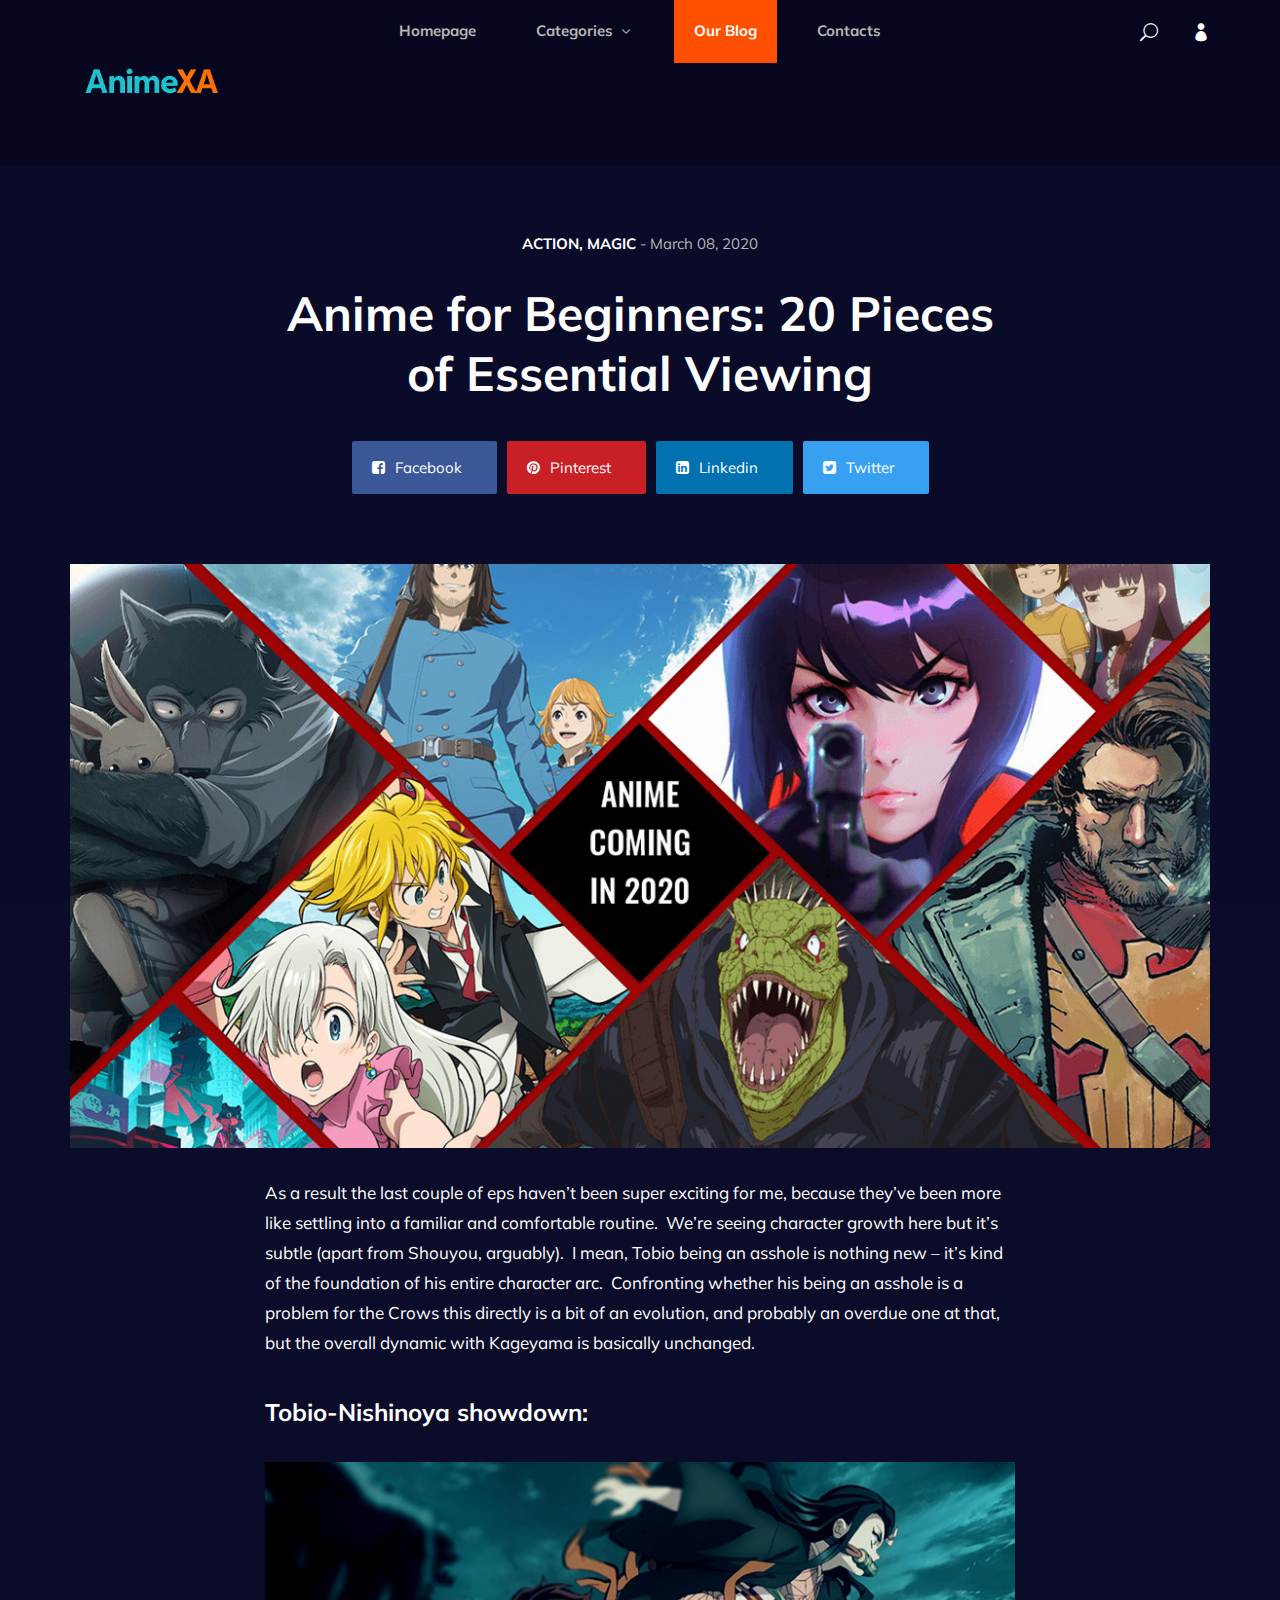
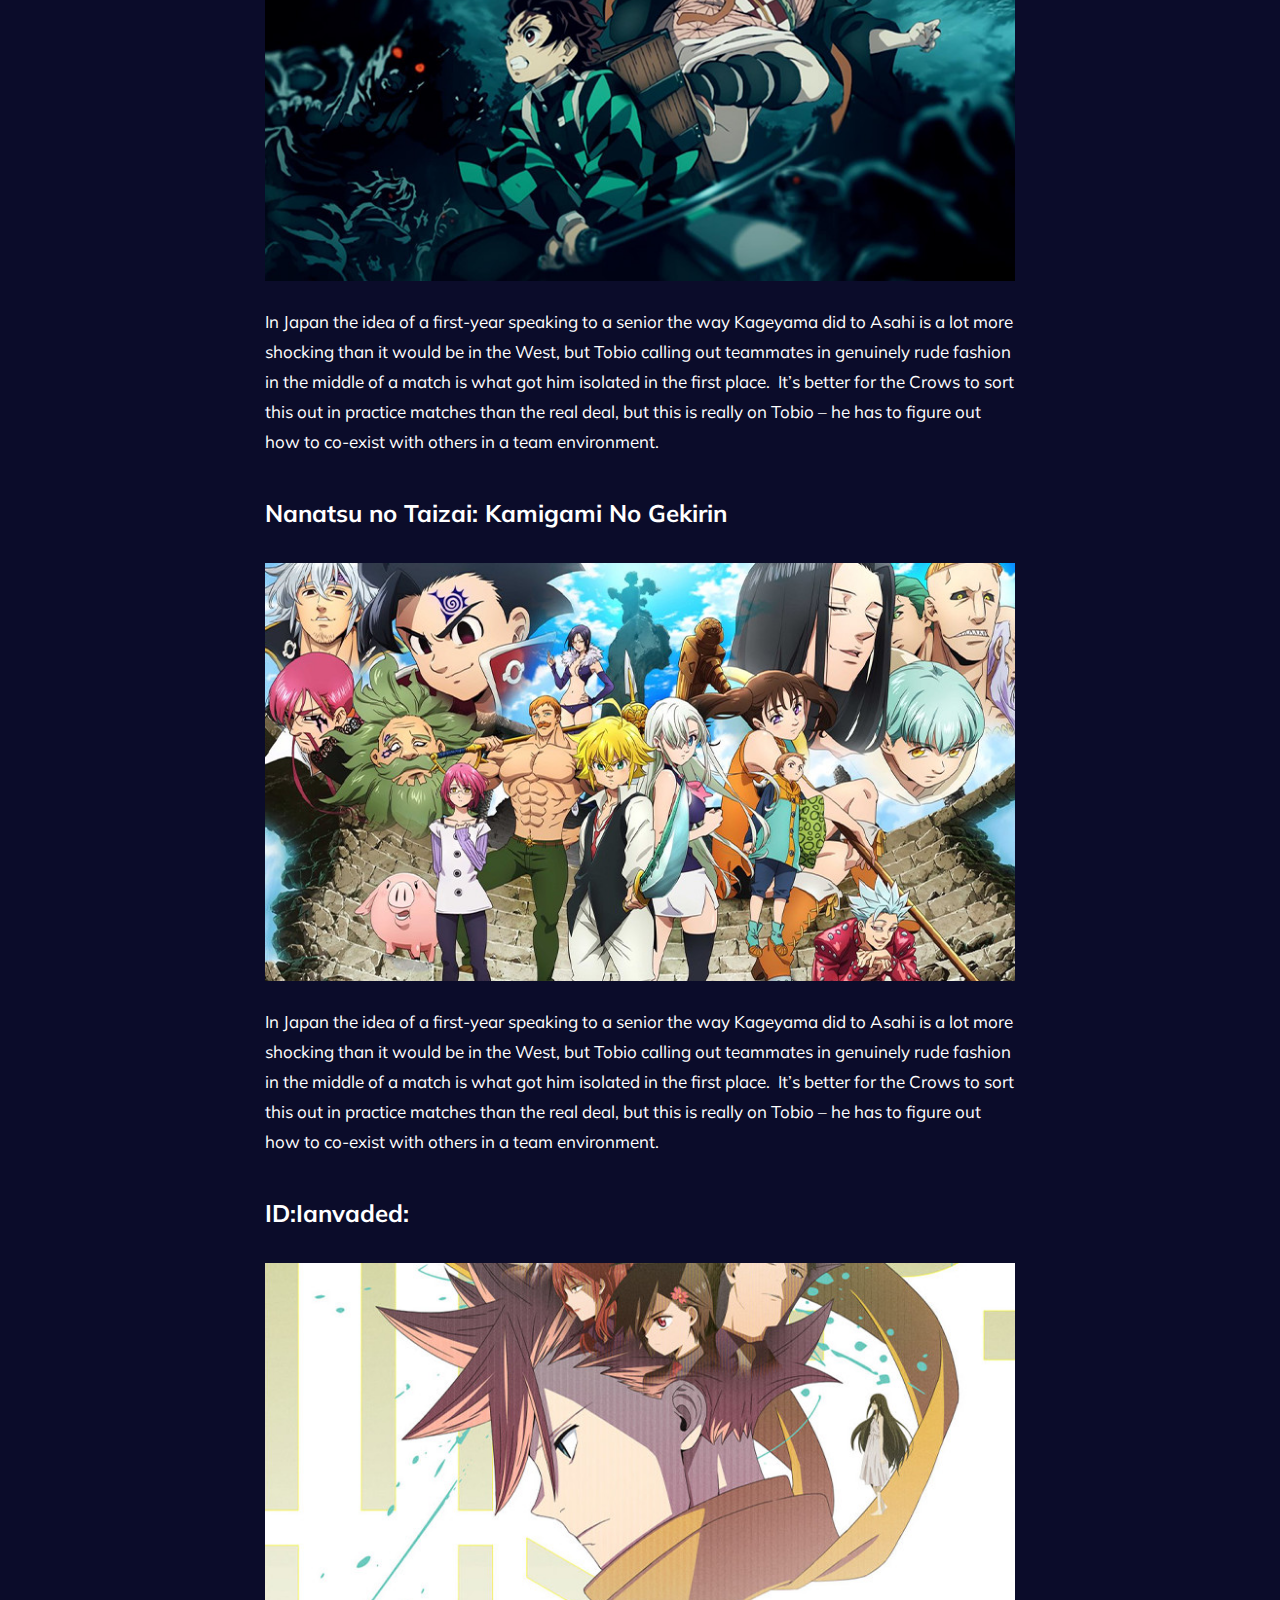
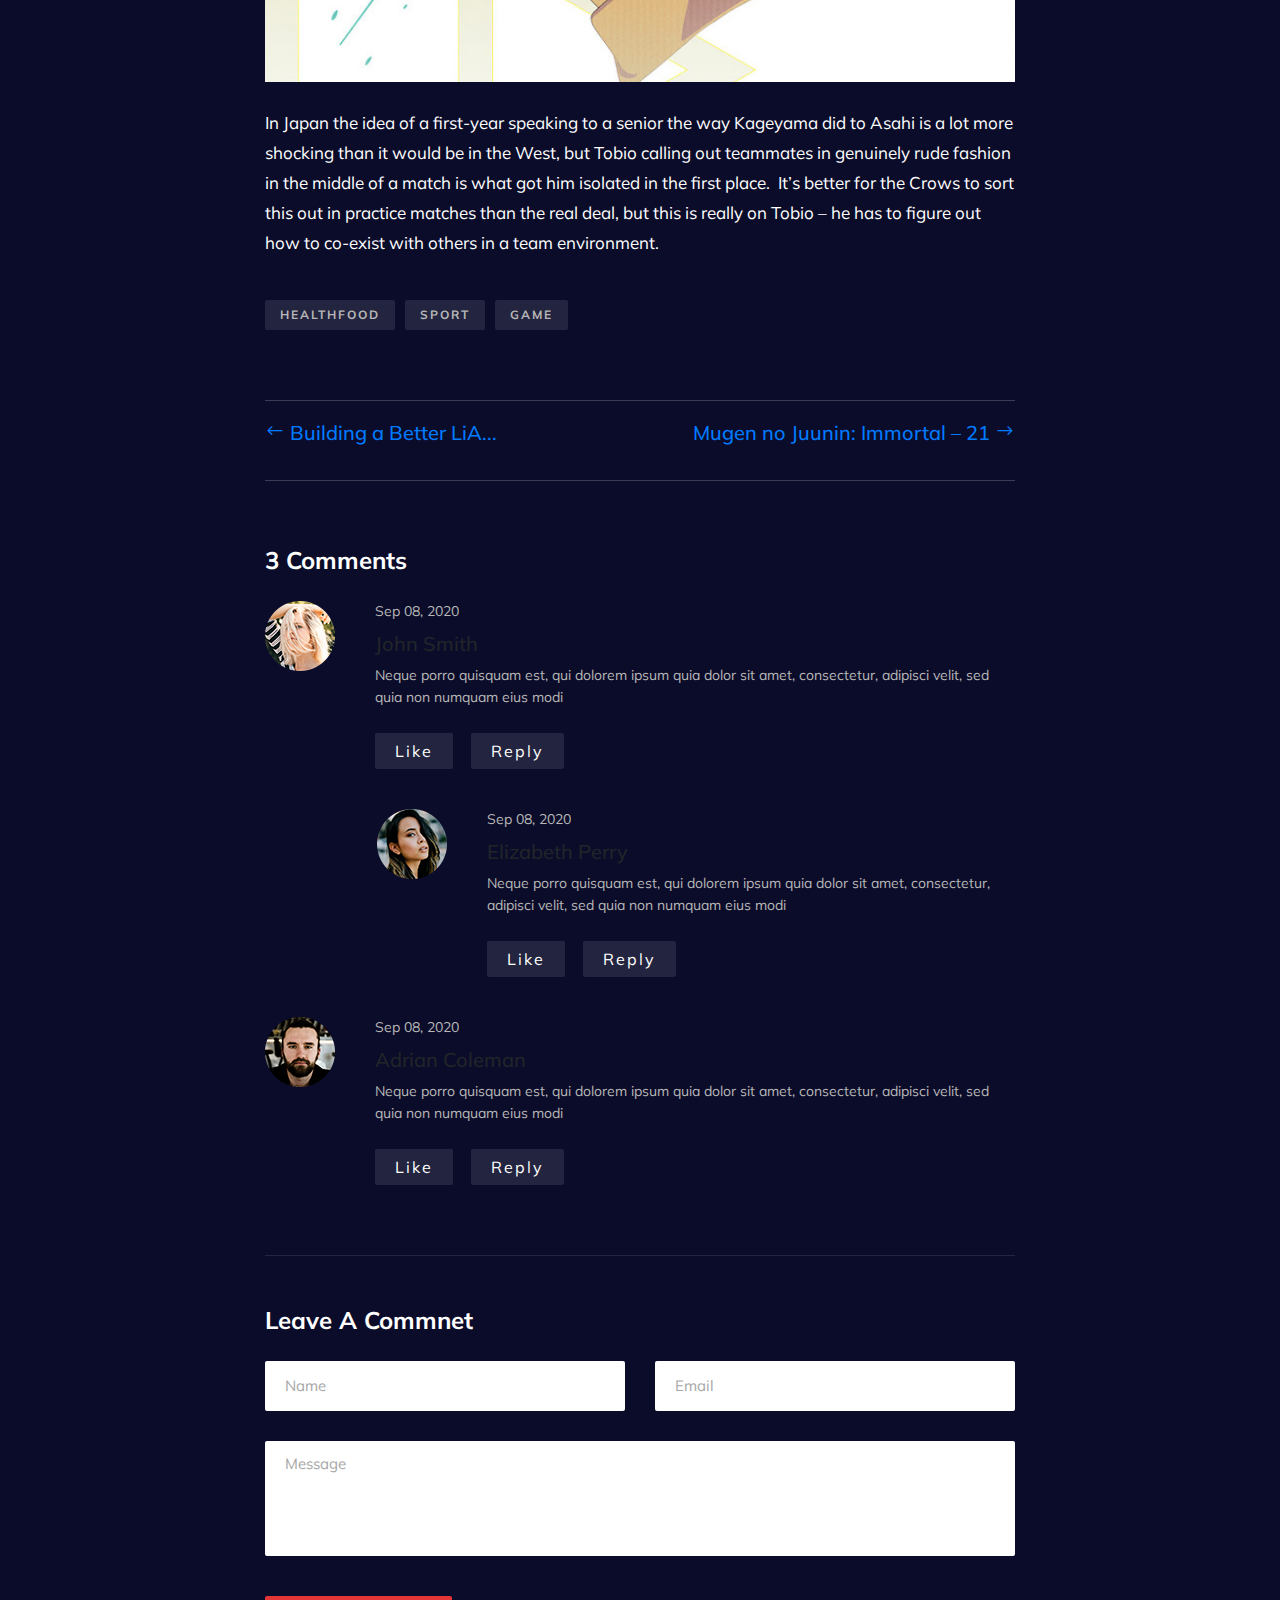
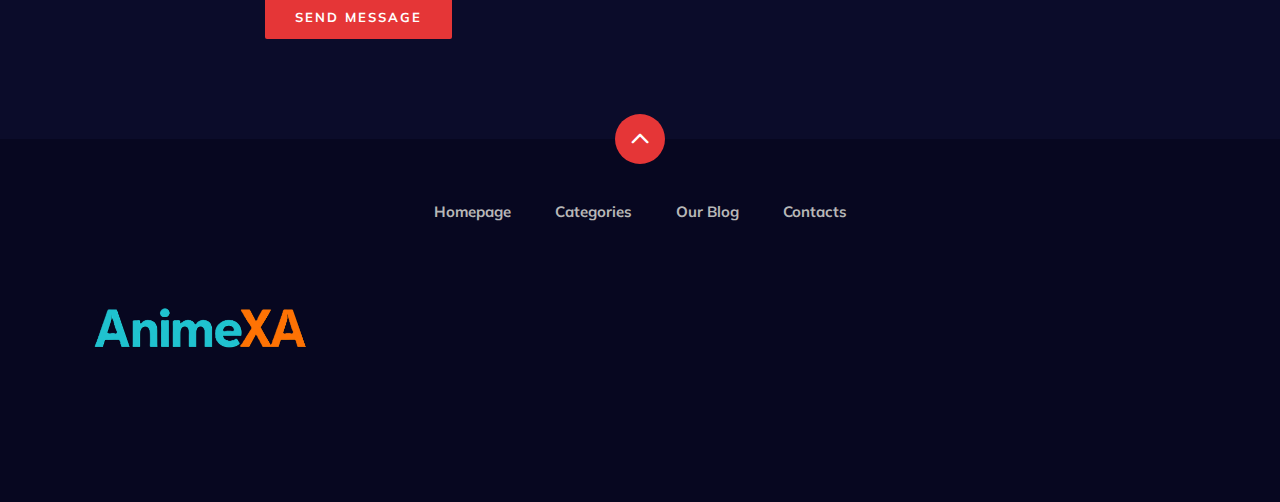
<file: blog-details.html>
<!DOCTYPE html>
<html lang="en">

<head>
    <meta charset="UTF-8">
    <meta name="description" content="Anime Template">
    <meta name="keywords" content="Anime, unica, creative, html">
    <meta name="viewport" content="width=device-width, initial-scale=1.0">
    <meta http-equiv="X-UA-Compatible" content="ie=edge">
    <link rel="icon" type="image/jpg" href="./img/channels4_profile.png" />
    <title>AnimeXA | Official</title>

    <!-- Google Font -->
    <link href="https://fonts.googleapis.com/css2?family=Oswald:wght@300;400;500;600;700&display=swap" rel="stylesheet">
    <link href="https://fonts.googleapis.com/css2?family=Mulish:wght@300;400;500;600;700;800;900&display=swap"
    rel="stylesheet">

    <!-- Css Styles -->
    <link rel="stylesheet" href="css/bootstrap.min.css" type="text/css">
    <link rel="stylesheet" href="css/font-awesome.min.css" type="text/css">
    <link rel="stylesheet" href="css/elegant-icons.css" type="text/css">
    <link rel="stylesheet" href="css/plyr.css" type="text/css">
    <link rel="stylesheet" href="css/nice-select.css" type="text/css">
    <link rel="stylesheet" href="css/owl.carousel.min.css" type="text/css">
    <link rel="stylesheet" href="css/slicknav.min.css" type="text/css">
    <link rel="stylesheet" href="css/style.css" type="text/css">
</head>

<body>
    <!-- Page Preloder -->
    <div id="preloder">
        <div class="loader"></div>
    </div>

    <!-- Header Section Begin -->
    <header class="header">
        <div class="container">
            <div class="row">
                <div class="col-lg-2">
                    <div class="header__logo">
                        <a href="./index.html">
                            <img src="img/logo.png" alt="">
                        </a>
                    </div>
                </div>
                <div class="col-lg-8">
                    <div class="header__nav">
                        <nav class="header__menu mobile-menu">
                            <ul>
                                <li><a href="./index.html">Homepage</a></li>
                                <li><a href="./categories.html">Categories <span class="arrow_carrot-down"></span></a>
                                    <ul class="dropdown">
                                        <li><a href="./categories.html">Categories</a></li>
                                        <li><a href="./anime-details.html">Anime Details</a></li>
                                        <li><a href="./anime-watching.html">Anime Watching</a></li>
                                        <li><a href="./blog-details.html">Blog Details</a></li>
                                        <li><a href="./signup.html">Sign Up</a></li>
                                        <li><a href="./login.html">Login</a></li>
                                    </ul>
                                </li>
                                <li class="active"><a href="./blog.html">Our Blog</a></li>
                                <li><a href="#">Contacts</a></li>
                            </ul>
                        </nav>
                    </div>
                </div>
                <div class="col-lg-2">
                    <div class="header__right">
                        <a href="#" class="search-switch"><span class="icon_search"></span></a>
                        <a href="./login.html"><span class="icon_profile"></span></a>
                    </div>
                </div>
            </div>
            <div id="mobile-menu-wrap"></div>
        </div>
    </header>
    <!-- Header End -->

    <!-- Blog Details Section Begin -->
    <section class="blog-details spad">
        <div class="container">
            <div class="row d-flex justify-content-center">
                <div class="col-lg-8">
                    <div class="blog__details__title">
                        <h6>Action, Magic <span>- March 08, 2020</span></h6>
                        <h2>Anime for Beginners: 20 Pieces of Essential Viewing</h2>
                        <div class="blog__details__social">
                            <a href="#" class="facebook"><i class="fa fa-facebook-square"></i> Facebook</a>
                            <a href="#" class="pinterest"><i class="fa fa-pinterest"></i> Pinterest</a>
                            <a href="#" class="linkedin"><i class="fa fa-linkedin-square"></i> Linkedin</a>
                            <a href="#" class="twitter"><i class="fa fa-twitter-square"></i> Twitter</a>
                        </div>
                    </div>
                </div>
                <div class="col-lg-12">
                    <div class="blog__details__pic">
                        <img src="img/blog/details/blog-details-pic.jpg" alt="">
                    </div>
                </div>
                <div class="col-lg-8">
                    <div class="blog__details__content">
                        <div class="blog__details__text">
                            <p>As a result the last couple of eps haven’t been super exciting for me, because they’ve
                                been more like settling into a familiar and comfortable routine.  We’re seeing character
                                growth here but it’s subtle (apart from Shouyou, arguably).  I mean, Tobio being an
                                asshole is nothing new – it’s kind of the foundation of his entire character arc. 
                                Confronting whether his being an asshole is a problem for the Crows this directly is a
                                bit of an evolution, and probably an overdue one at that, but the overall dynamic with
                            Kageyama is basically unchanged.</p>
                        </div>
                        <div class="blog__details__item__text">
                            <h4>Tobio-Nishinoya showdown:</h4>
                            <img src="img/blog/details/bd-item-1.jpg" alt="">
                            <p>In Japan the idea of a first-year speaking to a senior the way Kageyama did to Asahi is a
                                lot more shocking than it would be in the West, but Tobio calling out teammates in
                                genuinely rude fashion in the middle of a match is what got him isolated in the first
                                place.  It’s better for the Crows to sort this out in practice matches than the real
                                deal, but this is really on Tobio – he has to figure out how to co-exist with others in
                            a team environment.</p>
                        </div>
                        <div class="blog__details__item__text">
                            <h4>Nanatsu no Taizai: Kamigami No Gekirin</h4>
                            <img src="img/blog/details/bd-item-2.jpg" alt="">
                            <p>In Japan the idea of a first-year speaking to a senior the way Kageyama did to Asahi is a
                                lot more shocking than it would be in the West, but Tobio calling out teammates in
                                genuinely rude fashion in the middle of a match is what got him isolated in the first
                                place.  It’s better for the Crows to sort this out in practice matches than the real
                                deal, but this is really on Tobio – he has to figure out how to co-exist with others in
                            a team environment.</p>
                        </div>
                        <div class="blog__details__item__text">
                            <h4>ID:Ianvaded:</h4>
                            <img src="img/blog/details/bd-item-3.jpg" alt="">
                            <p>In Japan the idea of a first-year speaking to a senior the way Kageyama did to Asahi is a
                                lot more shocking than it would be in the West, but Tobio calling out teammates in
                                genuinely rude fashion in the middle of a match is what got him isolated in the first
                                place.  It’s better for the Crows to sort this out in practice matches than the real
                                deal, but this is really on Tobio – he has to figure out how to co-exist with others in
                            a team environment.</p>
                        </div>
                        <div class="blog__details__tags">
                            <a href="#">Healthfood</a>
                            <a href="#">Sport</a>
                            <a href="#">Game</a>
                        </div>
                        <div class="blog__details__btns">
                            <div class="row">
                                <div class="col-lg-6">
                                    <div class="blog__details__btns__item">
                                        <h5><a href="#"><span class="arrow_left"></span> Building a Better LiA...</a>
                                        </h5>
                                    </div>
                                </div>
                                <div class="col-lg-6">
                                    <div class="blog__details__btns__item next__btn">
                                        <h5><a href="#">Mugen no Juunin: Immortal – 21 <span
                                            class="arrow_right"></span></a></h5>
                                        </div>
                                    </div>
                                </div>
                            </div>
                            <div class="blog__details__comment">
                                <h4>3 Comments</h4>
                                <div class="blog__details__comment__item">
                                    <div class="blog__details__comment__item__pic">
                                        <img src="img/blog/details/comment-1.png" alt="">
                                    </div>
                                    <div class="blog__details__comment__item__text">
                                        <span>Sep 08, 2020</span>
                                        <h5>John Smith</h5>
                                        <p>Neque porro quisquam est, qui dolorem ipsum quia dolor sit amet, consectetur,
                                        adipisci velit, sed quia non numquam eius modi</p>
                                        <a href="#">Like</a>
                                        <a href="#">Reply</a>
                                    </div>
                                </div>
                                <div class="blog__details__comment__item blog__details__comment__item--reply">
                                    <div class="blog__details__comment__item__pic">
                                        <img src="img/blog/details/comment-2.png" alt="">
                                    </div>
                                    <div class="blog__details__comment__item__text">
                                        <span>Sep 08, 2020</span>
                                        <h5>Elizabeth Perry</h5>
                                        <p>Neque porro quisquam est, qui dolorem ipsum quia dolor sit amet, consectetur,
                                        adipisci velit, sed quia non numquam eius modi</p>
                                        <a href="#">Like</a>
                                        <a href="#">Reply</a>
                                    </div>
                                </div>
                                <div class="blog__details__comment__item">
                                    <div class="blog__details__comment__item__pic">
                                        <img src="img/blog/details/comment-3.png" alt="">
                                    </div>
                                    <div class="blog__details__comment__item__text">
                                        <span>Sep 08, 2020</span>
                                        <h5>Adrian Coleman</h5>
                                        <p>Neque porro quisquam est, qui dolorem ipsum quia dolor sit amet, consectetur,
                                        adipisci velit, sed quia non numquam eius modi</p>
                                        <a href="#">Like</a>
                                        <a href="#">Reply</a>
                                    </div>
                                </div>
                            </div>
                            <div class="blog__details__form">
                                <h4>Leave A Commnet</h4>
                                <form action="#">
                                    <div class="row">
                                        <div class="col-lg-6 col-md-6 col-sm-6">
                                            <input type="text" placeholder="Name">
                                        </div>
                                        <div class="col-lg-6 col-md-6 col-sm-6">
                                            <input type="text" placeholder="Email">
                                        </div>
                                        <div class="col-lg-12">
                                            <textarea placeholder="Message"></textarea>
                                            <button type="submit" class="site-btn">Send Message</button>
                                        </div>
                                    </div>
                                </form>
                            </div>
                        </div>
                    </div>
                </div>
            </div>
        </section>
        <!-- Blog Details Section End -->

        <!-- Footer Section Begin -->
        <footer class="footer">
            <div class="page-up">
                <a href="#" id="scrollToTopButton"><span class="arrow_carrot-up"></span></a>
            </div>
            <div class="container">
                <div class="row">
                    <div class="col-lg-3">
                        <div class="footer__logo">
                            <a href="./index.html"><img src="img/logo.png" alt=""></a>
                        </div>
                    </div>
                    <div class="col-lg-6">
                        <div class="footer__nav">
                            <ul>
                                <li class="active"><a href="./index.html">Homepage</a></li>
                                <li><a href="./categories.html">Categories</a></li>
                                <li><a href="./blog.html">Our Blog</a></li>
                                <li><a href="#">Contacts</a></li>
                            </ul>
                        </div>
                    </div>
                    <div class="col-lg-3">

                      </div>
                  </div>
              </div>
          </footer>
          <!-- Footer Section End -->

          <!-- Search model Begin -->
          <div class="search-model">
            <div class="h-100 d-flex align-items-center justify-content-center">
                <div class="search-close-switch"><i class="icon_close"></i></div>
                <form class="search-model-form">
                    <input type="text" id="search-input" placeholder="Search here.....">
                </form>
            </div>
        </div>
        <!-- Search model end -->

        <!-- Js Plugins -->
        <script src="js/jquery-3.3.1.min.js"></script>
        <script src="js/bootstrap.min.js"></script>
        <script src="js/player.js"></script>
        <script src="js/jquery.nice-select.min.js"></script>
        <script src="js/mixitup.min.js"></script>
        <script src="js/jquery.slicknav.js"></script>
        <script src="js/owl.carousel.min.js"></script>
        <script src="js/main.js"></script>

    </body>

    </html>
</file>
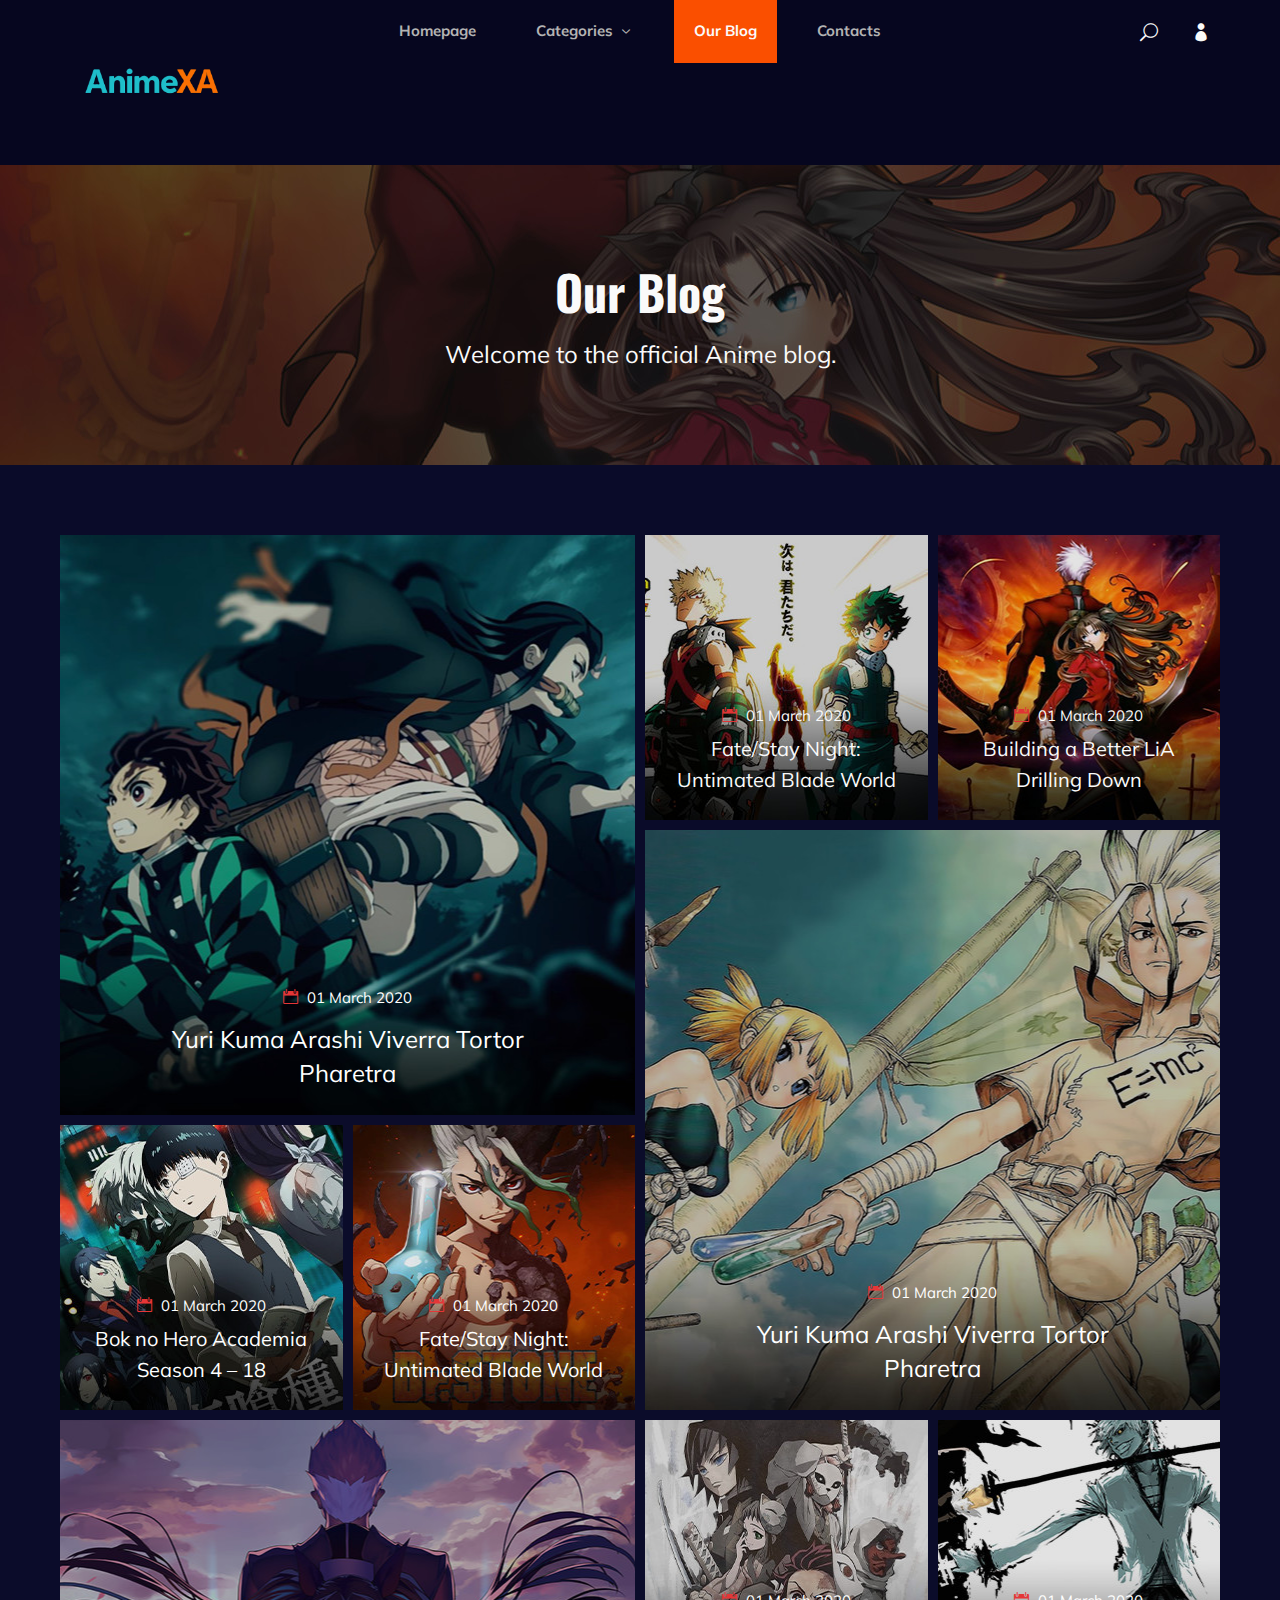
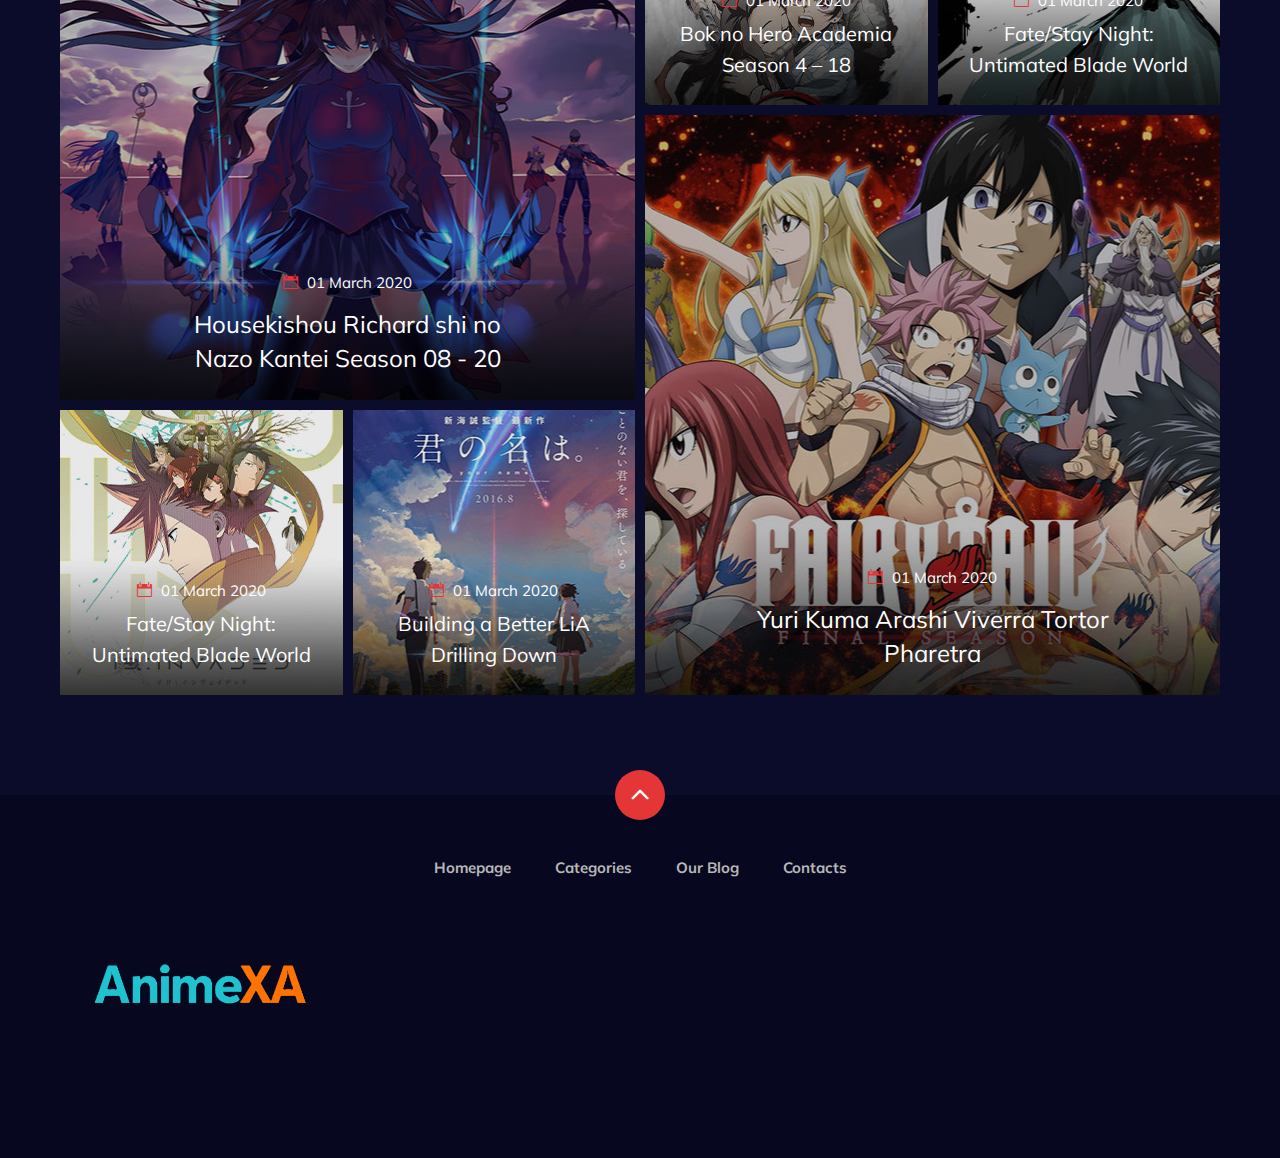
<file: blog.html>
<!DOCTYPE html>
<html lang="en">

<head>
    <meta charset="UTF-8">
    <meta name="description" content="Anime Template">
    <meta name="keywords" content="Anime, unica, creative, html">
    <meta name="viewport" content="width=device-width, initial-scale=1.0">
    <meta http-equiv="X-UA-Compatible" content="ie=edge">
    <link rel="icon" type="image/jpg" href="./img/channels4_profile.png" />
    <title>AnimeXA | Official</title>

    <!-- Google Font -->
    <link href="https://fonts.googleapis.com/css2?family=Oswald:wght@300;400;500;600;700&display=swap" rel="stylesheet">
    <link href="https://fonts.googleapis.com/css2?family=Mulish:wght@300;400;500;600;700;800;900&display=swap"
    rel="stylesheet">

    <!-- Css Styles -->
    <link rel="stylesheet" href="css/bootstrap.min.css" type="text/css">
    <link rel="stylesheet" href="css/font-awesome.min.css" type="text/css">
    <link rel="stylesheet" href="css/elegant-icons.css" type="text/css">
    <link rel="stylesheet" href="css/plyr.css" type="text/css">
    <link rel="stylesheet" href="css/nice-select.css" type="text/css">
    <link rel="stylesheet" href="css/owl.carousel.min.css" type="text/css">
    <link rel="stylesheet" href="css/slicknav.min.css" type="text/css">
    <link rel="stylesheet" href="css/style.css" type="text/css">
</head>

<body>
    <!-- Page Preloder -->
    <div id="preloder">
        <div class="loader"></div>
    </div>

    <!-- Header Section Begin -->
    <header class="header">
        <div class="container">
            <div class="row">
                <div class="col-lg-2">
                    <div class="header__logo">
                        <a href="./index.html">
                            <img src="img/logo.png" alt="">
                        </a>
                    </div>
                </div>
                <div class="col-lg-8">
                    <div class="header__nav">
                        <nav class="header__menu mobile-menu">
                            <ul>
                                <li><a href="./index.html">Homepage</a></li>
                                <li><a href="./categories.html">Categories <span class="arrow_carrot-down"></span></a>
                                    <ul class="dropdown">
                                        <li><a href="./categories.html">Categories</a></li>
                                        <li><a href="./anime-details.html">Anime Details</a></li>
                                        <li><a href="./anime-watching.html">Anime Watching</a></li>
                                        <li><a href="./blog-details.html">Blog Details</a></li>
                                        <li><a href="./signup.html">Sign Up</a></li>
                                        <li><a href="./login.html">Login</a></li>
                                    </ul>
                                </li>
                                <li class="active"><a href="./blog.html">Our Blog</a></li>
                                <li><a href="#">Contacts</a></li>
                            </ul>
                        </nav>
                    </div>
                </div>
                <div class="col-lg-2">
                    <div class="header__right">
                        <a href="#" class="search-switch"><span class="icon_search"></span></a>
                        <a href="./login.html"><span class="icon_profile"></span></a>
                    </div>
                </div>
            </div>
            <div id="mobile-menu-wrap"></div>
        </div>
    </header>
    <!-- Header End -->

    <!-- Normal Breadcrumb Begin -->
    <section class="normal-breadcrumb set-bg" data-setbg="img/normal-breadcrumb.jpg">
        <div class="container">
            <div class="row">
                <div class="col-lg-12 text-center">
                    <div class="normal__breadcrumb__text">
                        <h2>Our Blog</h2>
                        <p>Welcome to the official Anime blog.</p>
                    </div>
                </div>
            </div>
        </div>
    </section>
    <!-- Normal Breadcrumb End -->

    <!-- Blog Section Begin -->
    <section class="blog spad">
        <div class="container">
            <div class="row">
                <div class="col-lg-6">
                    <div class="row">
                        <div class="col-lg-12">
                            <div class="blog__item set-bg" data-setbg="img/blog/blog-1.jpg">
                                <div class="blog__item__text">
                                    <p><span class="icon_calendar"></span> 01 March 2020</p>
                                    <h4><a href="#">Yuri Kuma Arashi Viverra Tortor Pharetra</a></h4>
                                </div>
                            </div>
                        </div>
                        <div class="col-lg-6 col-md-6 col-sm-6">
                            <div class="blog__item small__item set-bg" data-setbg="img/blog/blog-4.jpg">
                                <div class="blog__item__text">
                                    <p><span class="icon_calendar"></span> 01 March 2020</p>
                                    <h4><a href="#">Bok no Hero Academia Season 4 – 18</a></h4>
                                </div>
                            </div>
                        </div>
                        <div class="col-lg-6 col-md-6 col-sm-6">
                            <div class="blog__item small__item set-bg" data-setbg="img/blog/blog-5.jpg">
                                <div class="blog__item__text">
                                    <p><span class="icon_calendar"></span> 01 March 2020</p>
                                    <h4><a href="#">Fate/Stay Night: Untimated Blade World</a></h4>
                                </div>
                            </div>
                        </div>
                        <div class="col-lg-12">
                            <div class="blog__item set-bg" data-setbg="img/blog/blog-7.jpg">
                                <div class="blog__item__text">
                                    <p><span class="icon_calendar"></span> 01 March 2020</p>
                                    <h4><a href="#">Housekishou Richard shi no Nazo Kantei Season 08 - 20</a></h4>
                                </div>
                            </div>
                        </div>
                        <div class="col-lg-6 col-md-6 col-sm-6">
                            <div class="blog__item small__item set-bg" data-setbg="img/blog/blog-10.jpg">
                                <div class="blog__item__text">
                                    <p><span class="icon_calendar"></span> 01 March 2020</p>
                                    <h4><a href="#">Fate/Stay Night: Untimated Blade World</a></h4>
                                </div>
                            </div>
                        </div>
                        <div class="col-lg-6 col-md-6 col-sm-6">
                            <div class="blog__item small__item set-bg" data-setbg="img/blog/blog-11.jpg">
                                <div class="blog__item__text">
                                    <p><span class="icon_calendar"></span> 01 March 2020</p>
                                    <h4><a href="#">Building a Better LiA Drilling Down</a></h4>
                                </div>
                            </div>
                        </div>
                    </div>
                </div>
                <div class="col-lg-6">
                    <div class="row">
                        <div class="col-lg-6 col-md-6 col-sm-6">
                            <div class="blog__item small__item set-bg" data-setbg="img/blog/blog-2.jpg">
                                <div class="blog__item__text">
                                    <p><span class="icon_calendar"></span> 01 March 2020</p>
                                    <h4><a href="#">Fate/Stay Night: Untimated Blade World</a></h4>
                                </div>
                            </div>
                        </div>
                        <div class="col-lg-6 col-md-6 col-sm-6">
                            <div class="blog__item small__item set-bg" data-setbg="img/blog/blog-3.jpg">
                                <div class="blog__item__text">
                                    <p><span class="icon_calendar"></span> 01 March 2020</p>
                                    <h4><a href="#">Building a Better LiA Drilling Down</a></h4>
                                </div>
                            </div>
                        </div>
                        <div class="col-lg-12">
                            <div class="blog__item set-bg" data-setbg="img/blog/blog-6.jpg">
                                <div class="blog__item__text">
                                    <p><span class="icon_calendar"></span> 01 March 2020</p>
                                    <h4><a href="#">Yuri Kuma Arashi Viverra Tortor Pharetra</a></h4>
                                </div>
                            </div>
                        </div>
                        <div class="col-lg-6 col-md-6 col-sm-6">
                            <div class="blog__item small__item set-bg" data-setbg="img/blog/blog-8.jpg">
                                <div class="blog__item__text">
                                    <p><span class="icon_calendar"></span> 01 March 2020</p>
                                    <h4><a href="#">Bok no Hero Academia Season 4 – 18</a></h4>
                                </div>
                            </div>
                        </div>
                        <div class="col-lg-6 col-md-6 col-sm-6">
                            <div class="blog__item small__item set-bg" data-setbg="img/blog/blog-9.jpg">
                                <div class="blog__item__text">
                                    <p><span class="icon_calendar"></span> 01 March 2020</p>
                                    <h4><a href="#">Fate/Stay Night: Untimated Blade World</a></h4>
                                </div>
                            </div>
                        </div>
                        <div class="col-lg-12">
                            <div class="blog__item set-bg" data-setbg="img/blog/blog-12.jpg">
                                <div class="blog__item__text">
                                    <p><span class="icon_calendar"></span> 01 March 2020</p>
                                    <h4><a href="#">Yuri Kuma Arashi Viverra Tortor Pharetra</a></h4>
                                </div>
                            </div>
                        </div>
                    </div>
                </div>
            </div>
        </div>
    </section>
    <!-- Blog Section End -->

    <!-- Footer Section Begin -->
    <footer class="footer">
        <div class="page-up">
            <a href="#" id="scrollToTopButton"><span class="arrow_carrot-up"></span></a>
        </div>
        <div class="container">
            <div class="row">
                <div class="col-lg-3">
                    <div class="footer__logo">
                        <a href="./index.html"><img src="img/logo.png" alt=""></a>
                    </div>
                </div>
                <div class="col-lg-6">
                    <div class="footer__nav">
                        <ul>
                            <li class="active"><a href="./index.html">Homepage</a></li>
                            <li><a href="./categories.html">Categories</a></li>
                            <li><a href="./blog.html">Our Blog</a></li>
                            <li><a href="#">Contacts</a></li>
                        </ul>
                    </div>
                </div>
                <div class="col-lg-3">

                  </div>
              </div>
          </div>
      </footer>
      <!-- Footer Section End -->

      <!-- Search model Begin -->
      <div class="search-model">
        <div class="h-100 d-flex align-items-center justify-content-center">
            <div class="search-close-switch"><i class="icon_close"></i></div>
            <form class="search-model-form">
                <input type="text" id="search-input" placeholder="Search here.....">
            </form>
        </div>
    </div>
    <!-- Search model end -->

    <!-- Js Plugins -->
    <script src="js/jquery-3.3.1.min.js"></script>
    <script src="js/bootstrap.min.js"></script>
    <script src="js/player.js"></script>
    <script src="js/jquery.nice-select.min.js"></script>
    <script src="js/mixitup.min.js"></script>
    <script src="js/jquery.slicknav.js"></script>
    <script src="js/owl.carousel.min.js"></script>
    <script src="js/main.js"></script>

</body>

</html>
</file>
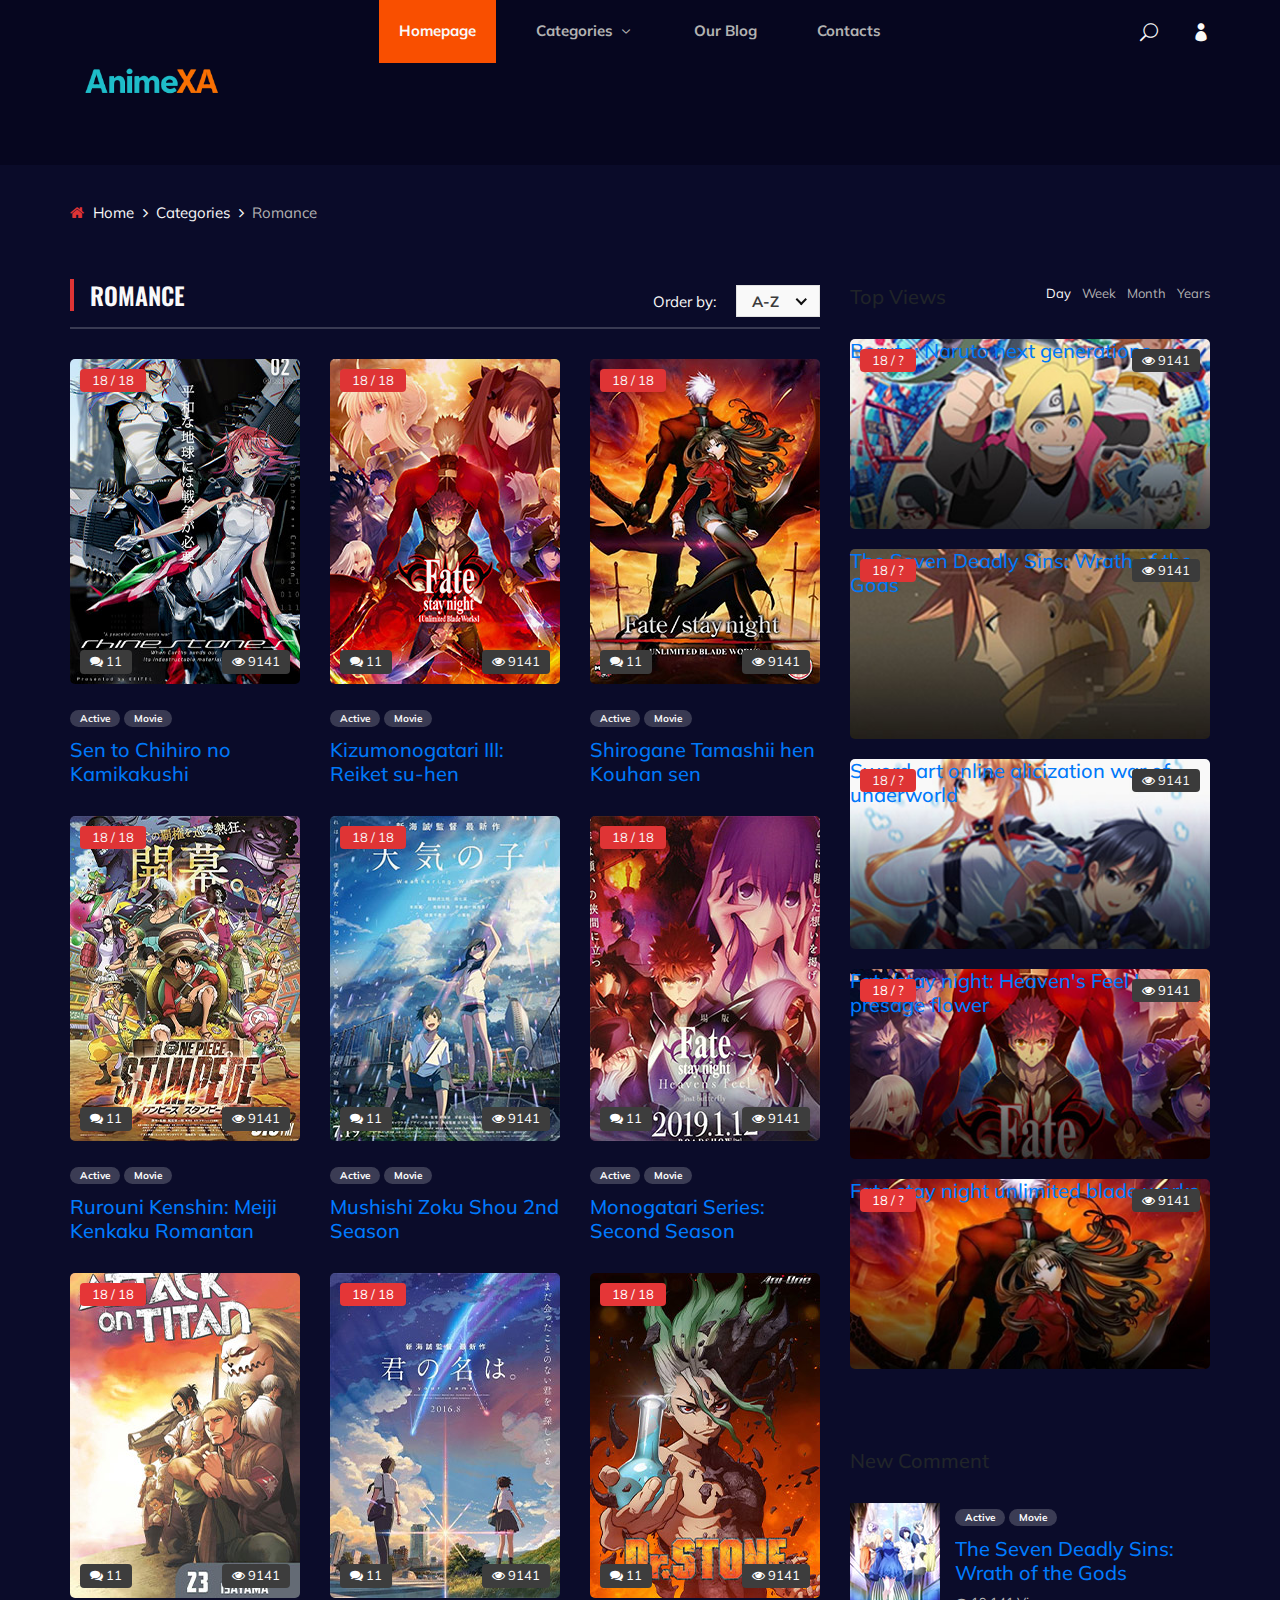
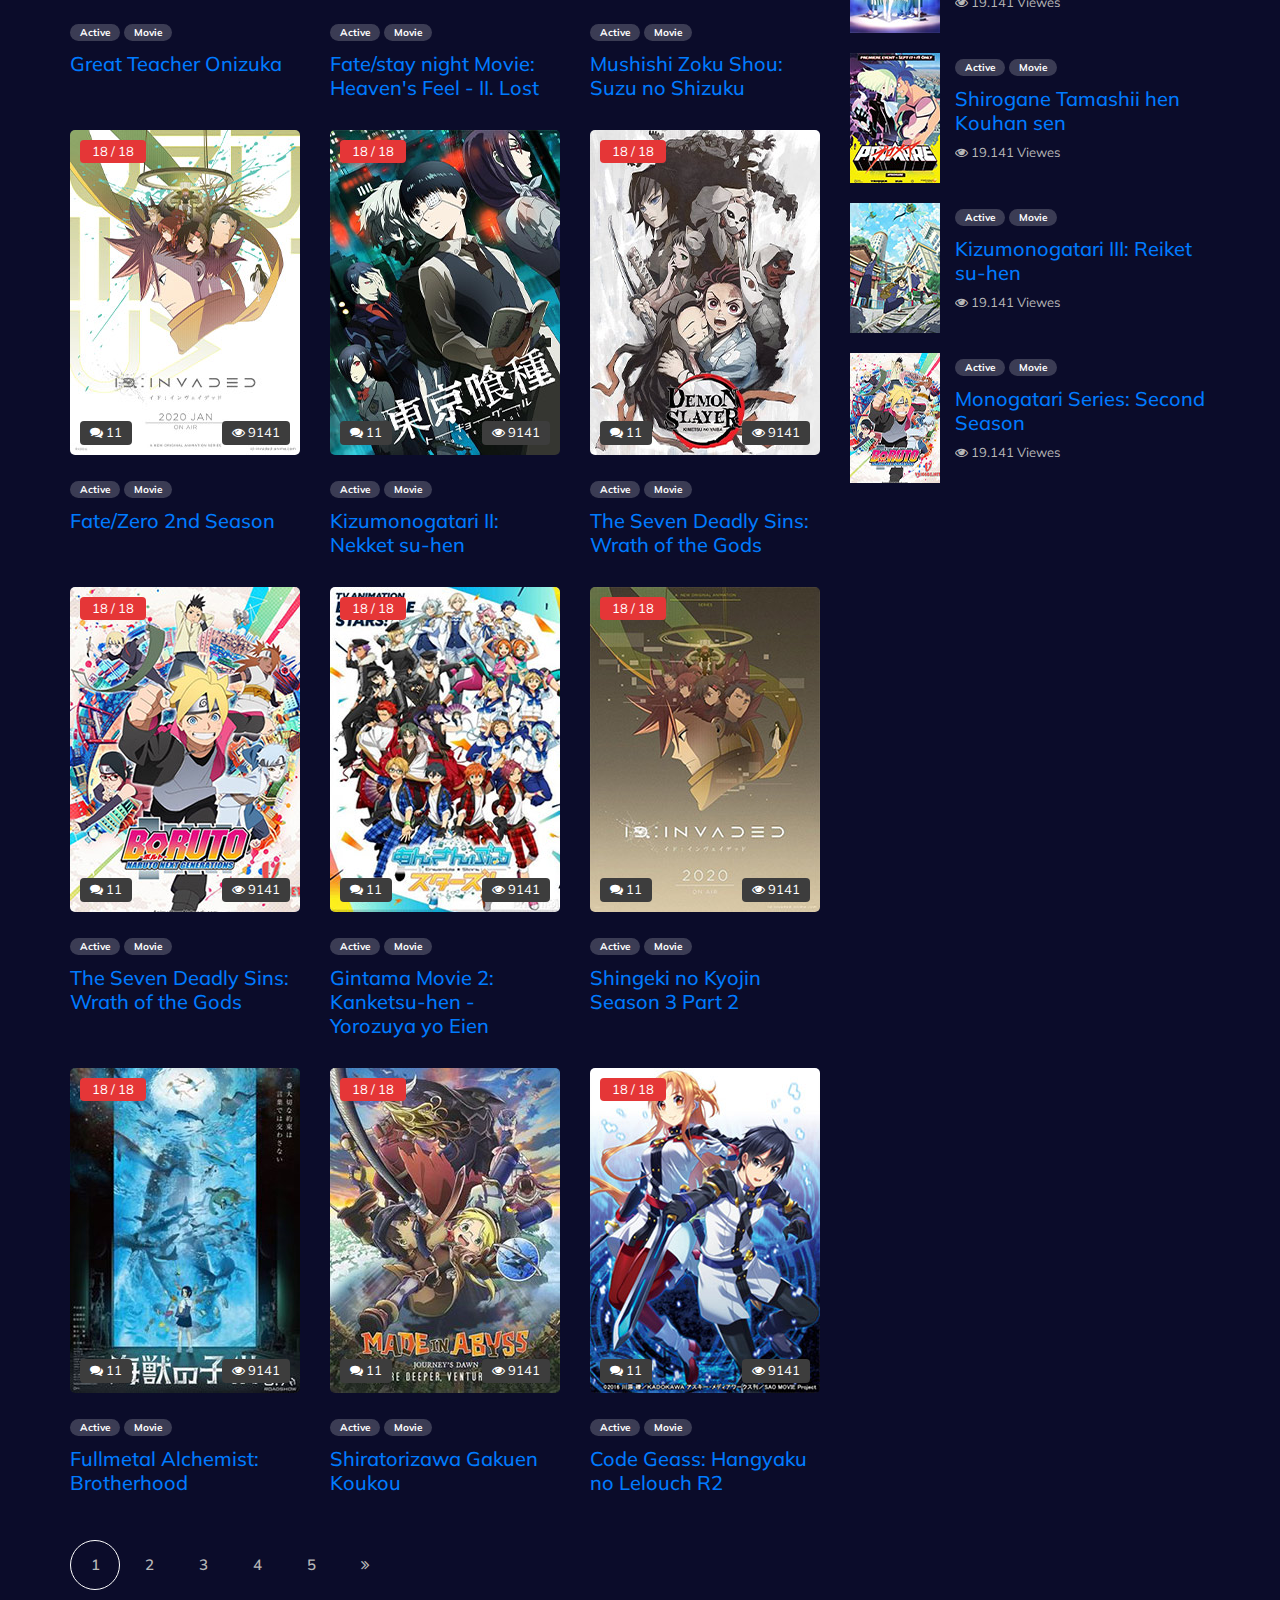
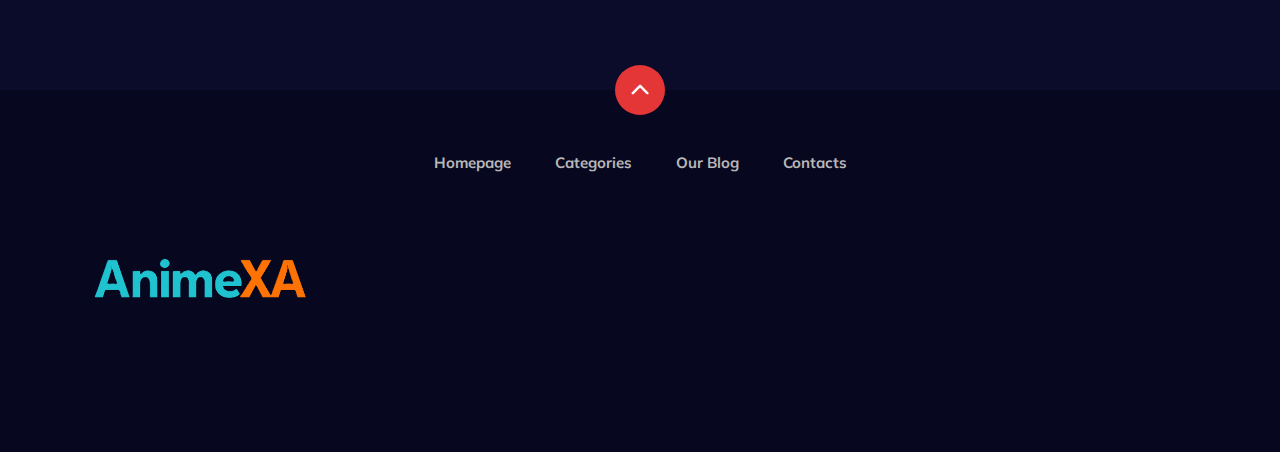
<file: categories.html>
<!DOCTYPE html>
<html lang="en">

<head>
    <meta charset="UTF-8">
    <meta name="description" content="Anime Template">
    <meta name="keywords" content="Anime, unica, creative, html">
    <meta name="viewport" content="width=device-width, initial-scale=1.0">
    <meta http-equiv="X-UA-Compatible" content="ie=edge">
    <link rel="icon" type="image/jpg" href="./img/channels4_profile.png" />
    <title>AnimeXA | Official</title>

    <!-- Google Font -->
    <link href="https://fonts.googleapis.com/css2?family=Oswald:wght@300;400;500;600;700&display=swap" rel="stylesheet">
    <link href="https://fonts.googleapis.com/css2?family=Mulish:wght@300;400;500;600;700;800;900&display=swap"
        rel="stylesheet">

    <!-- Css Styles -->
    <link rel="stylesheet" href="css/bootstrap.min.css" type="text/css">
    <link rel="stylesheet" href="css/font-awesome.min.css" type="text/css">
    <link rel="stylesheet" href="css/elegant-icons.css" type="text/css">
    <link rel="stylesheet" href="css/plyr.css" type="text/css">
    <link rel="stylesheet" href="css/nice-select.css" type="text/css">
    <link rel="stylesheet" href="css/owl.carousel.min.css" type="text/css">
    <link rel="stylesheet" href="css/slicknav.min.css" type="text/css">
    <link rel="stylesheet" href="css/style.css" type="text/css">
</head>

<body>
    <!-- Page Preloder -->
    <div id="preloder">
        <div class="loader"></div>
    </div>

    <!-- Header Section Begin -->
    <header class="header">
        <div class="container">
            <div class="row">
                <div class="col-lg-2">
                    <div class="header__logo">
                        <a href="./index.html">
                            <img src="img/logo.png" alt="">
                        </a>
                    </div>
                </div>
                <div class="col-lg-8">
                    <div class="header__nav">
                        <nav class="header__menu mobile-menu">
                            <ul>
                                <li class="active"><a href="./index.html">Homepage</a></li>
                                <li><a href="./categories.html">Categories <span class="arrow_carrot-down"></span></a>
                                    <ul class="dropdown">
                                        <li><a href="./categories.html">Categories</a></li>
                                        <li><a href="./anime-details.html">Anime Details</a></li>
                                        <li><a href="./anime-watching.html">Anime Watching</a></li>
                                        <li><a href="./blog-details.html">Blog Details</a></li>
                                        <li><a href="./signup.html">Sign Up</a></li>
                                        <li><a href="./login.html">Login</a></li>
                                    </ul>
                                </li>
                                <li><a href="./blog.html">Our Blog</a></li>
                                <li><a href="#">Contacts</a></li>
                            </ul>
                        </nav>
                    </div>
                </div>
                <div class="col-lg-2">
                    <div class="header__right">
                        <a href="#" class="search-switch"><span class="icon_search"></span></a>
                        <a href="./login.html"><span class="icon_profile"></span></a>
                    </div>
                </div>
            </div>
            <div id="mobile-menu-wrap"></div>
        </div>
    </header>
    <!-- Header End -->

    <!-- Breadcrumb Begin -->
    <div class="breadcrumb-option">
        <div class="container">
            <div class="row">
                <div class="col-lg-12">
                    <div class="breadcrumb__links">
                        <a href="./index.html"><i class="fa fa-home"></i> Home</a>
                        <a href="./categories.html">Categories</a>
                        <span>Romance</span>
                    </div>
                </div>
            </div>
        </div>
    </div>
    <!-- Breadcrumb End -->

    <!-- Product Section Begin -->
    <section class="product-page spad">
        <div class="container">
            <div class="row">
                <div class="col-lg-8">
                    <div class="product__page__content">
                        <div class="product__page__title">
                            <div class="row">
                                <div class="col-lg-8 col-md-8 col-sm-6">
                                    <div class="section-title">
                                        <h4>Romance</h4>
                                    </div>
                                </div>
                                <div class="col-lg-4 col-md-4 col-sm-6">
                                    <div class="product__page__filter">
                                        <p>Order by:</p>
                                        <select>
                                            <option value="">A-Z</option>
                                            <option value="">1-10</option>
                                            <option value="">10-50</option>
                                        </select>
                                    </div>
                                </div>
                            </div>
                        </div>
                        <div class="row">
                            <div class="col-lg-4 col-md-6 col-sm-6">
                                <div class="product__item">
                                    <div class="product__item__pic set-bg" data-setbg="img/popular/popular-1.jpg">
                                        <div class="ep">18 / 18</div>
                                        <div class="comment"><i class="fa fa-comments"></i> 11</div>
                                        <div class="view"><i class="fa fa-eye"></i> 9141</div>
                                    </div>
                                    <div class="product__item__text">
                                        <ul>
                                            <li>Active</li>
                                            <li>Movie</li>
                                        </ul>
                                        <h5><a href="#">Sen to Chihiro no Kamikakushi</a></h5>
                                    </div>
                                </div>
                            </div>
                            <div class="col-lg-4 col-md-6 col-sm-6">
                                <div class="product__item">
                                    <div class="product__item__pic set-bg" data-setbg="img/popular/popular-2.jpg">
                                        <div class="ep">18 / 18</div>
                                        <div class="comment"><i class="fa fa-comments"></i> 11</div>
                                        <div class="view"><i class="fa fa-eye"></i> 9141</div>
                                    </div>
                                    <div class="product__item__text">
                                        <ul>
                                            <li>Active</li>
                                            <li>Movie</li>
                                        </ul>
                                        <h5><a href="#">Kizumonogatari III: Reiket su-hen</a></h5>
                                    </div>
                                </div>
                            </div>
                            <div class="col-lg-4 col-md-6 col-sm-6">
                                <div class="product__item">
                                    <div class="product__item__pic set-bg" data-setbg="img/popular/popular-3.jpg">
                                        <div class="ep">18 / 18</div>
                                        <div class="comment"><i class="fa fa-comments"></i> 11</div>
                                        <div class="view"><i class="fa fa-eye"></i> 9141</div>
                                    </div>
                                    <div class="product__item__text">
                                        <ul>
                                            <li>Active</li>
                                            <li>Movie</li>
                                        </ul>
                                        <h5><a href="#">Shirogane Tamashii hen Kouhan sen</a></h5>
                                    </div>
                                </div>
                            </div>
                            <div class="col-lg-4 col-md-6 col-sm-6">
                                <div class="product__item">
                                    <div class="product__item__pic set-bg" data-setbg="img/popular/popular-4.jpg">
                                        <div class="ep">18 / 18</div>
                                        <div class="comment"><i class="fa fa-comments"></i> 11</div>
                                        <div class="view"><i class="fa fa-eye"></i> 9141</div>
                                    </div>
                                    <div class="product__item__text">
                                        <ul>
                                            <li>Active</li>
                                            <li>Movie</li>
                                        </ul>
                                        <h5><a href="#">Rurouni Kenshin: Meiji Kenkaku Romantan</a></h5>
                                    </div>
                                </div>
                            </div>
                            <div class="col-lg-4 col-md-6 col-sm-6">
                                <div class="product__item">
                                    <div class="product__item__pic set-bg" data-setbg="img/popular/popular-5.jpg">
                                        <div class="ep">18 / 18</div>
                                        <div class="comment"><i class="fa fa-comments"></i> 11</div>
                                        <div class="view"><i class="fa fa-eye"></i> 9141</div>
                                    </div>
                                    <div class="product__item__text">
                                        <ul>
                                            <li>Active</li>
                                            <li>Movie</li>
                                        </ul>
                                        <h5><a href="#">Mushishi Zoku Shou 2nd Season</a></h5>
                                    </div>
                                </div>
                            </div>
                            <div class="col-lg-4 col-md-6 col-sm-6">
                                <div class="product__item">
                                    <div class="product__item__pic set-bg" data-setbg="img/popular/popular-6.jpg">
                                        <div class="ep">18 / 18</div>
                                        <div class="comment"><i class="fa fa-comments"></i> 11</div>
                                        <div class="view"><i class="fa fa-eye"></i> 9141</div>
                                    </div>
                                    <div class="product__item__text">
                                        <ul>
                                            <li>Active</li>
                                            <li>Movie</li>
                                        </ul>
                                        <h5><a href="#">Monogatari Series: Second Season</a></h5>
                                    </div>
                                </div>
                            </div>
                            <div class="col-lg-4 col-md-6 col-sm-6">
                                <div class="product__item">
                                    <div class="product__item__pic set-bg" data-setbg="img/recent/recent-1.jpg">
                                        <div class="ep">18 / 18</div>
                                        <div class="comment"><i class="fa fa-comments"></i> 11</div>
                                        <div class="view"><i class="fa fa-eye"></i> 9141</div>
                                    </div>
                                    <div class="product__item__text">
                                        <ul>
                                            <li>Active</li>
                                            <li>Movie</li>
                                        </ul>
                                        <h5><a href="#">Great Teacher Onizuka</a></h5>
                                    </div>
                                </div>
                            </div>
                            <div class="col-lg-4 col-md-6 col-sm-6">
                                <div class="product__item">
                                    <div class="product__item__pic set-bg" data-setbg="img/recent/recent-2.jpg">
                                        <div class="ep">18 / 18</div>
                                        <div class="comment"><i class="fa fa-comments"></i> 11</div>
                                        <div class="view"><i class="fa fa-eye"></i> 9141</div>
                                    </div>
                                    <div class="product__item__text">
                                        <ul>
                                            <li>Active</li>
                                            <li>Movie</li>
                                        </ul>
                                        <h5><a href="#">Fate/stay night Movie: Heaven's Feel - II. Lost</a></h5>
                                    </div>
                                </div>
                            </div>
                            <div class="col-lg-4 col-md-6 col-sm-6">
                                <div class="product__item">
                                    <div class="product__item__pic set-bg" data-setbg="img/recent/recent-3.jpg">
                                        <div class="ep">18 / 18</div>
                                        <div class="comment"><i class="fa fa-comments"></i> 11</div>
                                        <div class="view"><i class="fa fa-eye"></i> 9141</div>
                                    </div>
                                    <div class="product__item__text">
                                        <ul>
                                            <li>Active</li>
                                            <li>Movie</li>
                                        </ul>
                                        <h5><a href="#">Mushishi Zoku Shou: Suzu no Shizuku</a></h5>
                                    </div>
                                </div>
                            </div>
                            <div class="col-lg-4 col-md-6 col-sm-6">
                                <div class="product__item">
                                    <div class="product__item__pic set-bg" data-setbg="img/recent/recent-4.jpg">
                                        <div class="ep">18 / 18</div>
                                        <div class="comment"><i class="fa fa-comments"></i> 11</div>
                                        <div class="view"><i class="fa fa-eye"></i> 9141</div>
                                    </div>
                                    <div class="product__item__text">
                                        <ul>
                                            <li>Active</li>
                                            <li>Movie</li>
                                        </ul>
                                        <h5><a href="#">Fate/Zero 2nd Season</a></h5>
                                    </div>
                                </div>
                            </div>
                            <div class="col-lg-4 col-md-6 col-sm-6">
                                <div class="product__item">
                                    <div class="product__item__pic set-bg" data-setbg="img/recent/recent-5.jpg">
                                        <div class="ep">18 / 18</div>
                                        <div class="comment"><i class="fa fa-comments"></i> 11</div>
                                        <div class="view"><i class="fa fa-eye"></i> 9141</div>
                                    </div>
                                    <div class="product__item__text">
                                        <ul>
                                            <li>Active</li>
                                            <li>Movie</li>
                                        </ul>
                                        <h5><a href="#">Kizumonogatari II: Nekket su-hen</a></h5>
                                    </div>
                                </div>
                            </div>
                            <div class="col-lg-4 col-md-6 col-sm-6">
                                <div class="product__item">
                                    <div class="product__item__pic set-bg" data-setbg="img/recent/recent-6.jpg">
                                        <div class="ep">18 / 18</div>
                                        <div class="comment"><i class="fa fa-comments"></i> 11</div>
                                        <div class="view"><i class="fa fa-eye"></i> 9141</div>
                                    </div>
                                    <div class="product__item__text">
                                        <ul>
                                            <li>Active</li>
                                            <li>Movie</li>
                                        </ul>
                                        <h5><a href="#">The Seven Deadly Sins: Wrath of the Gods</a></h5>
                                    </div>
                                </div>
                            </div>
                            <div class="col-lg-4 col-md-6 col-sm-6">
                                <div class="product__item">
                                    <div class="product__item__pic set-bg" data-setbg="img/trending/trend-1.jpg">
                                        <div class="ep">18 / 18</div>
                                        <div class="comment"><i class="fa fa-comments"></i> 11</div>
                                        <div class="view"><i class="fa fa-eye"></i> 9141</div>
                                    </div>
                                    <div class="product__item__text">
                                        <ul>
                                            <li>Active</li>
                                            <li>Movie</li>
                                        </ul>
                                        <h5><a href="#">The Seven Deadly Sins: Wrath of the Gods</a></h5>
                                    </div>
                                </div>
                            </div>
                            <div class="col-lg-4 col-md-6 col-sm-6">
                                <div class="product__item">
                                    <div class="product__item__pic set-bg" data-setbg="img/trending/trend-2.jpg">
                                        <div class="ep">18 / 18</div>
                                        <div class="comment"><i class="fa fa-comments"></i> 11</div>
                                        <div class="view"><i class="fa fa-eye"></i> 9141</div>
                                    </div>
                                    <div class="product__item__text">
                                        <ul>
                                            <li>Active</li>
                                            <li>Movie</li>
                                        </ul>
                                        <h5><a href="#">Gintama Movie 2: Kanketsu-hen - Yorozuya yo Eien</a></h5>
                                    </div>
                                </div>
                            </div>
                            <div class="col-lg-4 col-md-6 col-sm-6">
                                <div class="product__item">
                                    <div class="product__item__pic set-bg" data-setbg="img/trending/trend-3.jpg">
                                        <div class="ep">18 / 18</div>
                                        <div class="comment"><i class="fa fa-comments"></i> 11</div>
                                        <div class="view"><i class="fa fa-eye"></i> 9141</div>
                                    </div>
                                    <div class="product__item__text">
                                        <ul>
                                            <li>Active</li>
                                            <li>Movie</li>
                                        </ul>
                                        <h5><a href="#">Shingeki no Kyojin Season 3 Part 2</a></h5>
                                    </div>
                                </div>
                            </div>
                            <div class="col-lg-4 col-md-6 col-sm-6">
                                <div class="product__item">
                                    <div class="product__item__pic set-bg" data-setbg="img/trending/trend-4.jpg">
                                        <div class="ep">18 / 18</div>
                                        <div class="comment"><i class="fa fa-comments"></i> 11</div>
                                        <div class="view"><i class="fa fa-eye"></i> 9141</div>
                                    </div>
                                    <div class="product__item__text">
                                        <ul>
                                            <li>Active</li>
                                            <li>Movie</li>
                                        </ul>
                                        <h5><a href="#">Fullmetal Alchemist: Brotherhood</a></h5>
                                    </div>
                                </div>
                            </div>
                            <div class="col-lg-4 col-md-6 col-sm-6">
                                <div class="product__item">
                                    <div class="product__item__pic set-bg" data-setbg="img/trending/trend-5.jpg">
                                        <div class="ep">18 / 18</div>
                                        <div class="comment"><i class="fa fa-comments"></i> 11</div>
                                        <div class="view"><i class="fa fa-eye"></i> 9141</div>
                                    </div>
                                    <div class="product__item__text">
                                        <ul>
                                            <li>Active</li>
                                            <li>Movie</li>
                                        </ul>
                                        <h5><a href="#">Shiratorizawa Gakuen Koukou</a></h5>
                                    </div>
                                </div>
                            </div>
                            <div class="col-lg-4 col-md-6 col-sm-6">
                                <div class="product__item">
                                    <div class="product__item__pic set-bg" data-setbg="img/trending/trend-6.jpg">
                                        <div class="ep">18 / 18</div>
                                        <div class="comment"><i class="fa fa-comments"></i> 11</div>
                                        <div class="view"><i class="fa fa-eye"></i> 9141</div>
                                    </div>
                                    <div class="product__item__text">
                                        <ul>
                                            <li>Active</li>
                                            <li>Movie</li>
                                        </ul>
                                        <h5><a href="#">Code Geass: Hangyaku no Lelouch R2</a></h5>
                                    </div>
                                </div>
                            </div>
                        </div>
                    </div>
                    <div class="product__pagination">
                        <a href="#" class="current-page">1</a>
                        <a href="#">2</a>
                        <a href="#">3</a>
                        <a href="#">4</a>
                        <a href="#">5</a>
                        <a href="#"><i class="fa fa-angle-double-right"></i></a>
                    </div>
                </div>
                <div class="col-lg-4 col-md-6 col-sm-8">
                    <div class="product__sidebar">
                        <div class="product__sidebar__view">
                            <div class="section-title">
                                <h5>Top Views</h5>
                            </div>
                            <ul class="filter__controls">
                                <li class="active" data-filter="*">Day</li>
                                <li data-filter=".week">Week</li>
                                <li data-filter=".month">Month</li>
                                <li data-filter=".years">Years</li>
                            </ul>
                            <div class="filter__gallery">
                                <div class="product__sidebar__view__item set-bg mix day years"
                                    data-setbg="img/sidebar/tv-1.jpg">
                                    <div class="ep">18 / ?</div>
                                    <div class="view"><i class="fa fa-eye"></i> 9141</div>
                                    <h5><a href="#">Boruto: Naruto next generations</a></h5>
                                </div>
                                <div class="product__sidebar__view__item set-bg mix month week"
                                    data-setbg="img/sidebar/tv-2.jpg">
                                    <div class="ep">18 / ?</div>
                                    <div class="view"><i class="fa fa-eye"></i> 9141</div>
                                    <h5><a href="#">The Seven Deadly Sins: Wrath of the Gods</a></h5>
                                </div>
                                <div class="product__sidebar__view__item set-bg mix week years"
                                    data-setbg="img/sidebar/tv-3.jpg">
                                    <div class="ep">18 / ?</div>
                                    <div class="view"><i class="fa fa-eye"></i> 9141</div>
                                    <h5><a href="#">Sword art online alicization war of underworld</a></h5>
                                </div>
                                <div class="product__sidebar__view__item set-bg mix years month"
                                    data-setbg="img/sidebar/tv-4.jpg">
                                    <div class="ep">18 / ?</div>
                                    <div class="view"><i class="fa fa-eye"></i> 9141</div>
                                    <h5><a href="#">Fate/stay night: Heaven's Feel I. presage flower</a></h5>
                                </div>
                                <div class="product__sidebar__view__item set-bg mix day"
                                    data-setbg="img/sidebar/tv-5.jpg">
                                    <div class="ep">18 / ?</div>
                                    <div class="view"><i class="fa fa-eye"></i> 9141</div>
                                    <h5><a href="#">Fate stay night unlimited blade works</a></h5>
                                </div>
                            </div>
                        </div>
                        <div class="product__sidebar__comment">
                            <div class="section-title">
                                <h5>New Comment</h5>
                            </div>
                            <div class="product__sidebar__comment__item">
                                <div class="product__sidebar__comment__item__pic">
                                    <img src="img/sidebar/comment-1.jpg" alt="">
                                </div>
                                <div class="product__sidebar__comment__item__text">
                                    <ul>
                                        <li>Active</li>
                                        <li>Movie</li>
                                    </ul>
                                    <h5><a href="#">The Seven Deadly Sins: Wrath of the Gods</a></h5>
                                    <span><i class="fa fa-eye"></i> 19.141 Viewes</span>
                                </div>
                            </div>
                            <div class="product__sidebar__comment__item">
                                <div class="product__sidebar__comment__item__pic">
                                    <img src="img/sidebar/comment-2.jpg" alt="">
                                </div>
                                <div class="product__sidebar__comment__item__text">
                                    <ul>
                                        <li>Active</li>
                                        <li>Movie</li>
                                    </ul>
                                    <h5><a href="#">Shirogane Tamashii hen Kouhan sen</a></h5>
                                    <span><i class="fa fa-eye"></i> 19.141 Viewes</span>
                                </div>
                            </div>
                            <div class="product__sidebar__comment__item">
                                <div class="product__sidebar__comment__item__pic">
                                    <img src="img/sidebar/comment-3.jpg" alt="">
                                </div>
                                <div class="product__sidebar__comment__item__text">
                                    <ul>
                                        <li>Active</li>
                                        <li>Movie</li>
                                    </ul>
                                    <h5><a href="#">Kizumonogatari III: Reiket su-hen</a></h5>
                                    <span><i class="fa fa-eye"></i> 19.141 Viewes</span>
                                </div>
                            </div>
                            <div class="product__sidebar__comment__item">
                                <div class="product__sidebar__comment__item__pic">
                                    <img src="img/sidebar/comment-4.jpg" alt="">
                                </div>
                                <div class="product__sidebar__comment__item__text">
                                    <ul>
                                        <li>Active</li>
                                        <li>Movie</li>
                                    </ul>
                                    <h5><a href="#">Monogatari Series: Second Season</a></h5>
                                    <span><i class="fa fa-eye"></i> 19.141 Viewes</span>
                                </div>
                            </div>
                        </div>
                    </div>
                </div>
            </div>
        </div>
    </section>
    <!-- Product Section End -->

    <!-- Footer Section Begin -->
    <footer class="footer">
        <div class="page-up">
            <a href="#" id="scrollToTopButton"><span class="arrow_carrot-up"></span></a>
        </div>
        <div class="container">
            <div class="row">
                <div class="col-lg-3">
                    <div class="footer__logo">
                        <a href="./index.html"><img src="img/logo.png" alt=""></a>
                    </div>
                </div>
                <div class="col-lg-6">
                    <div class="footer__nav">
                        <ul>
                            <li class="active"><a href="./index.html">Homepage</a></li>
                            <li><a href="./categories.html">Categories</a></li>
                            <li><a href="./blog.html">Our Blog</a></li>
                            <li><a href="#">Contacts</a></li>
                        </ul>
                    </div>
                </div>
                <div class="col-lg-3">
                    

                </div>
            </div>
        </div>
    </footer>
    <!-- Footer Section End -->

    <!-- Search model Begin -->
    <div class="search-model">
        <div class="h-100 d-flex align-items-center justify-content-center">
            <div class="search-close-switch"><i class="icon_close"></i></div>
            <form class="search-model-form">
                <input type="text" id="search-input" placeholder="Search here.....">
            </form>
        </div>
    </div>
    <!-- Search model end -->

    <!-- Js Plugins -->
    <script src="js/jquery-3.3.1.min.js"></script>
    <script src="js/bootstrap.min.js"></script>
    <script src="js/player.js"></script>
    <script src="js/jquery.nice-select.min.js"></script>
    <script src="js/mixitup.min.js"></script>
    <script src="js/jquery.slicknav.js"></script>
    <script src="js/owl.carousel.min.js"></script>
    <script src="js/main.js"></script>

</body>

</html>
</file>
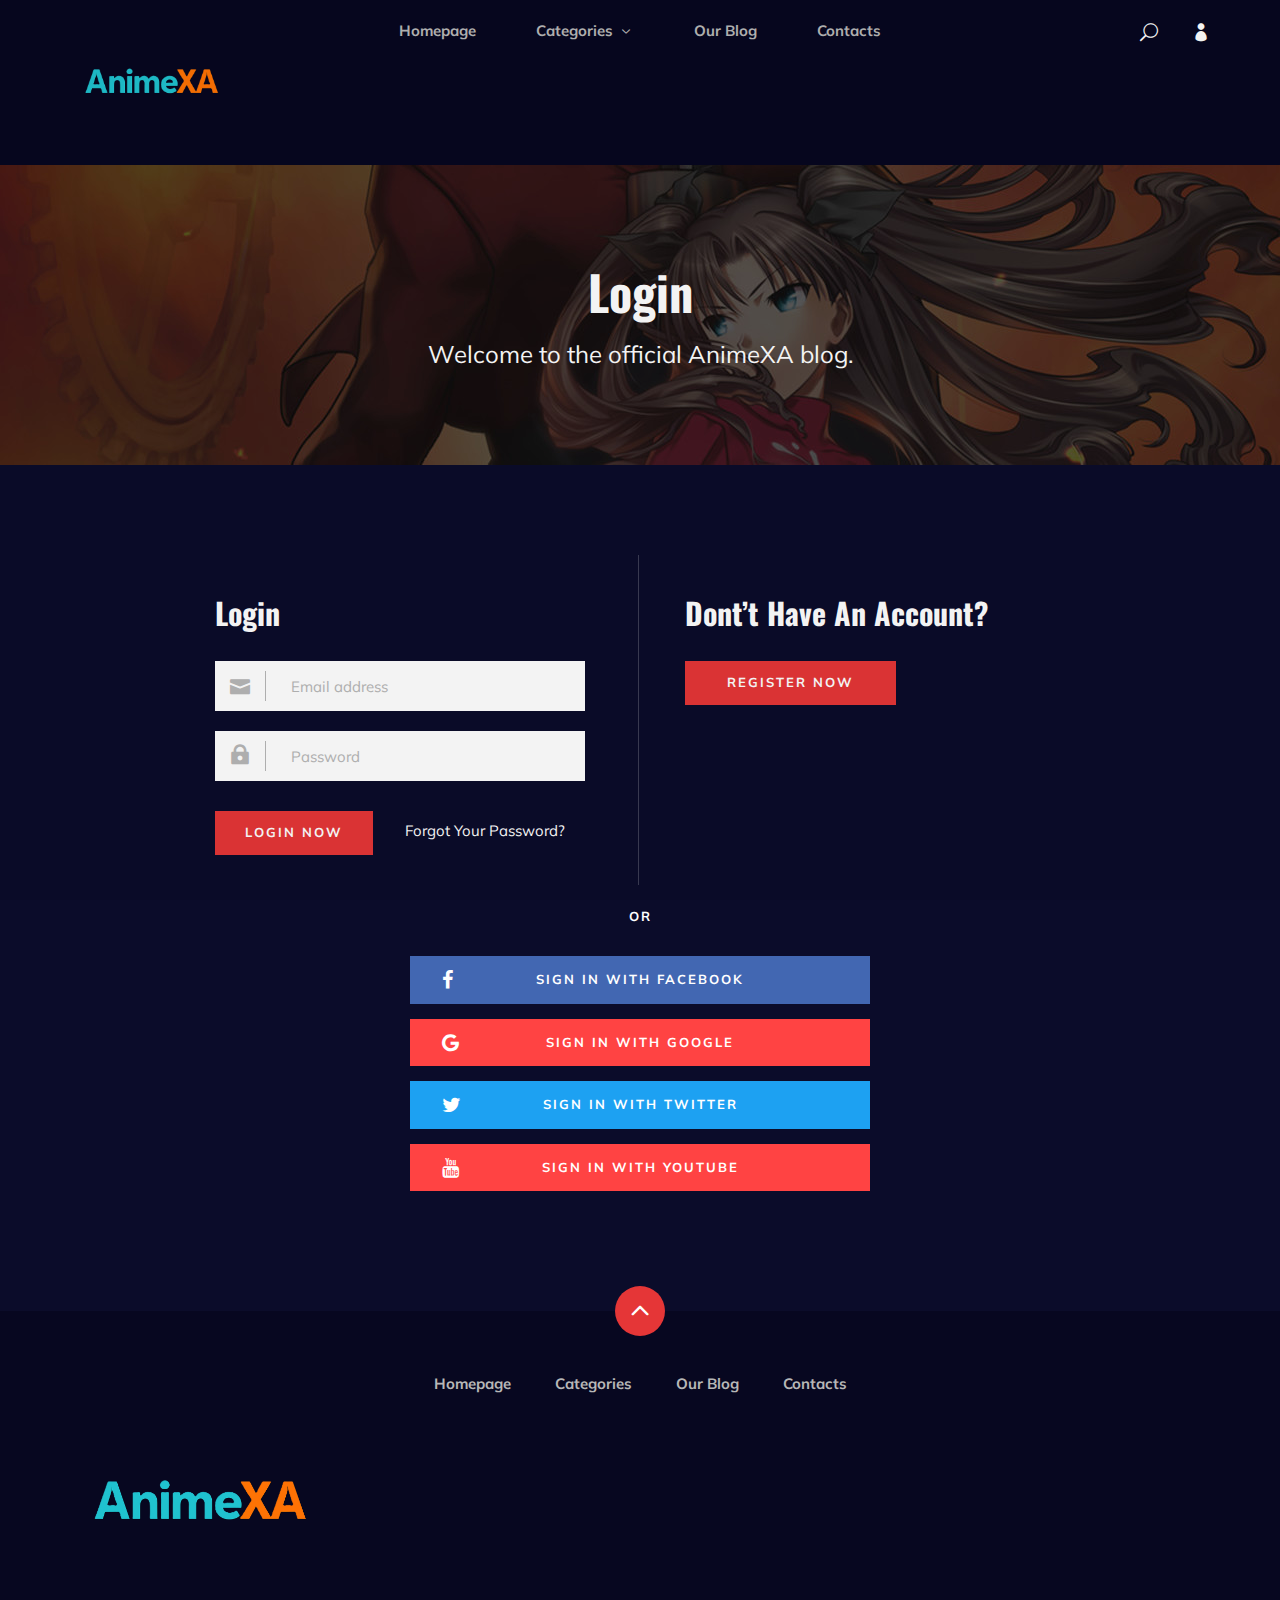
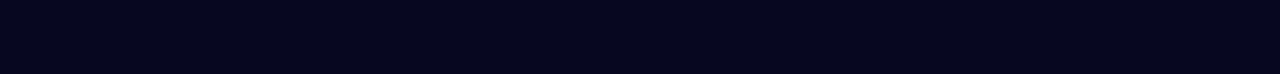
<file: login.html>
<!DOCTYPE html>
<html lang="en">

<head>
    <meta charset="UTF-8">
    <meta name="description" content="Anime Template">
    <meta name="keywords" content="Anime, unica, creative, html">
    <meta name="viewport" content="width=device-width, initial-scale=1.0">
    <meta http-equiv="X-UA-Compatible" content="ie=edge">
    <link rel="icon" type="image/jpg" href="./img/channels4_profile.png" />
    <title>AnimeXA | Official</title>

    <!-- Google Font -->
    <link href="https://fonts.googleapis.com/css2?family=Oswald:wght@300;400;500;600;700&display=swap" rel="stylesheet">
    <link href="https://fonts.googleapis.com/css2?family=Mulish:wght@300;400;500;600;700;800;900&display=swap"
    rel="stylesheet">

    <!-- Css Styles -->
    <link rel="stylesheet" href="css/bootstrap.min.css" type="text/css">
    <link rel="stylesheet" href="css/font-awesome.min.css" type="text/css">
    <link rel="stylesheet" href="css/elegant-icons.css" type="text/css">
    <link rel="stylesheet" href="css/plyr.css" type="text/css">
    <link rel="stylesheet" href="css/nice-select.css" type="text/css">
    <link rel="stylesheet" href="css/owl.carousel.min.css" type="text/css">
    <link rel="stylesheet" href="css/slicknav.min.css" type="text/css">
    <link rel="stylesheet" href="css/style.css" type="text/css">
</head>

<body>
    <!-- Page Preloder -->
    <div id="preloder">
        <div class="loader"></div>
    </div>

    <!-- Header Section Begin -->
    <header class="header">
        <div class="container">
            <div class="row">
                <div class="col-lg-2">
                    <div class="header__logo">
                        <a href="./index.html">
                            <img src="img/logo.png" alt="">
                        </a>
                    </div>
                </div>
                <div class="col-lg-8">
                    <div class="header__nav">
                        <nav class="header__menu mobile-menu">
                            <ul>
                                <li><a href="./index.html">Homepage</a></li>
                                <li><a href="./categories.html">Categories <span class="arrow_carrot-down"></span></a>
                                    <ul class="dropdown">
                                        <li><a href="./categories.html">Categories</a></li>
                                        <li><a href="./anime-details.html">Anime Details</a></li>
                                        <li><a href="./anime-watching.html">Anime Watching</a></li>
                                        <li><a href="./blog-details.html">Blog Details</a></li>
                                        <li><a href="./signup.html">Sign Up</a></li>
                                        <li><a href="./login.html">Login</a></li>
                                    </ul>
                                </li>
                                <li><a href="./blog.html">Our Blog</a></li>
                                <li><a href="#">Contacts</a></li>
                            </ul>
                        </nav>
                    </div>
                </div>
                <div class="col-lg-2">
                    <div class="header__right">
                        <a href="#" class="search-switch"><span class="icon_search"></span></a>
                        <a href="./login.html"><span class="icon_profile"></span></a>
                    </div>
                </div>
            </div>
            <div id="mobile-menu-wrap"></div>
        </div>
    </header>
    <!-- Header End -->

    <!-- Normal Breadcrumb Begin -->
    <section class="normal-breadcrumb set-bg" data-setbg="img/normal-breadcrumb.jpg">
        <div class="container">
            <div class="row">
                <div class="col-lg-12 text-center">
                    <div class="normal__breadcrumb__text">
                        <h2>Login</h2>
                        <p>Welcome to the official AnimeXA blog.</p>
                    </div>
                </div>
            </div>
        </div>
    </section>
    <!-- Normal Breadcrumb End -->

    <!-- Login Section Begin -->
    <section class="login spad">
        <div class="container">
            <div class="row">
                <div class="col-lg-6">
                    <div class="login__form">
                        <h3>Login</h3>
                        <form action="#">
                            <div class="input__item">
                                <input type="text" placeholder="Email address">
                                <span class="icon_mail"></span>
                            </div>
                            <div class="input__item">
                                <input type="text" placeholder="Password">
                                <span class="icon_lock"></span>
                            </div>
                            <button type="submit" class="site-btn">Login Now</button>
                        </form>
                        <a href="#" class="forget_pass">Forgot Your Password?</a>
                    </div>
                </div>
                <div class="col-lg-6">
                    <div class="login__register">
                        <h3>Dont’t Have An Account?</h3>
                        <a href="#" class="primary-btn">Register Now</a>
                    </div>
                </div>
            </div>
            <div class="login__social">
                <div class="row d-flex justify-content-center">
                    <div class="col-lg-6">
                        <div class="login__social__links">
                            <span>or</span>
                            <ul>
                                <li><a href="#" class="facebook"><i class="fa fa-facebook"></i> Sign in With
                                Facebook</a></li>
                                <li><a href="#" class="google"><i class="fa fa-google"></i> Sign in With Google</a></li>
                                
                                <li><a href="#" class="twitter"><i class="fa fa-twitter"></i> Sign in With Twitter</a>
                                </li>
                                <li><a href="#" class="google"><i class="fa fa-youtube"></i> Sign in With Youtube</a></li>
                            </ul>
                        </div>
                    </div>
                </div>
            </div>
        </div>
    </section>
    <!-- Login Section End -->

    <!-- Footer Section Begin -->
    <footer class="footer">
        <div class="page-up">
            <a href="#" id="scrollToTopButton"><span class="arrow_carrot-up"></span></a>
        </div>
        <div class="container">
            <div class="row">
                <div class="col-lg-3">
                    <div class="footer__logo">
                        <a href="./index.html"><img src="img/logo.png" alt=""></a>
                    </div>
                </div>
                <div class="col-lg-6">
                    <div class="footer__nav">
                        <ul>
                            <li class="active"><a href="./index.html">Homepage</a></li>
                            <li><a href="./categories.html">Categories</a></li>
                            <li><a href="./blog.html">Our Blog</a></li>
                            <li><a href="#">Contacts</a></li>
                        </ul>
                    </div>
                </div>
                <div class="col-lg-3">

                  </div>
              </div>
          </div>
      </footer>
      <!-- Footer Section End -->

      <!-- Search model Begin -->
      <div class="search-model">
        <div class="h-100 d-flex align-items-center justify-content-center">
            <div class="search-close-switch"><i class="icon_close"></i></div>
            <form class="search-model-form">
                <input type="text" id="search-input" placeholder="Search here.....">
            </form>
        </div>
    </div>
    <!-- Search model end -->

    <!-- Js Plugins -->
    <script src="js/jquery-3.3.1.min.js"></script>
    <script src="js/bootstrap.min.js"></script>
    <script src="js/player.js"></script>
    <script src="js/jquery.nice-select.min.js"></script>
    <script src="js/mixitup.min.js"></script>
    <script src="js/jquery.slicknav.js"></script>
    <script src="js/owl.carousel.min.js"></script>
    <script src="js/main.js"></script>


</body>

</html>
</file>
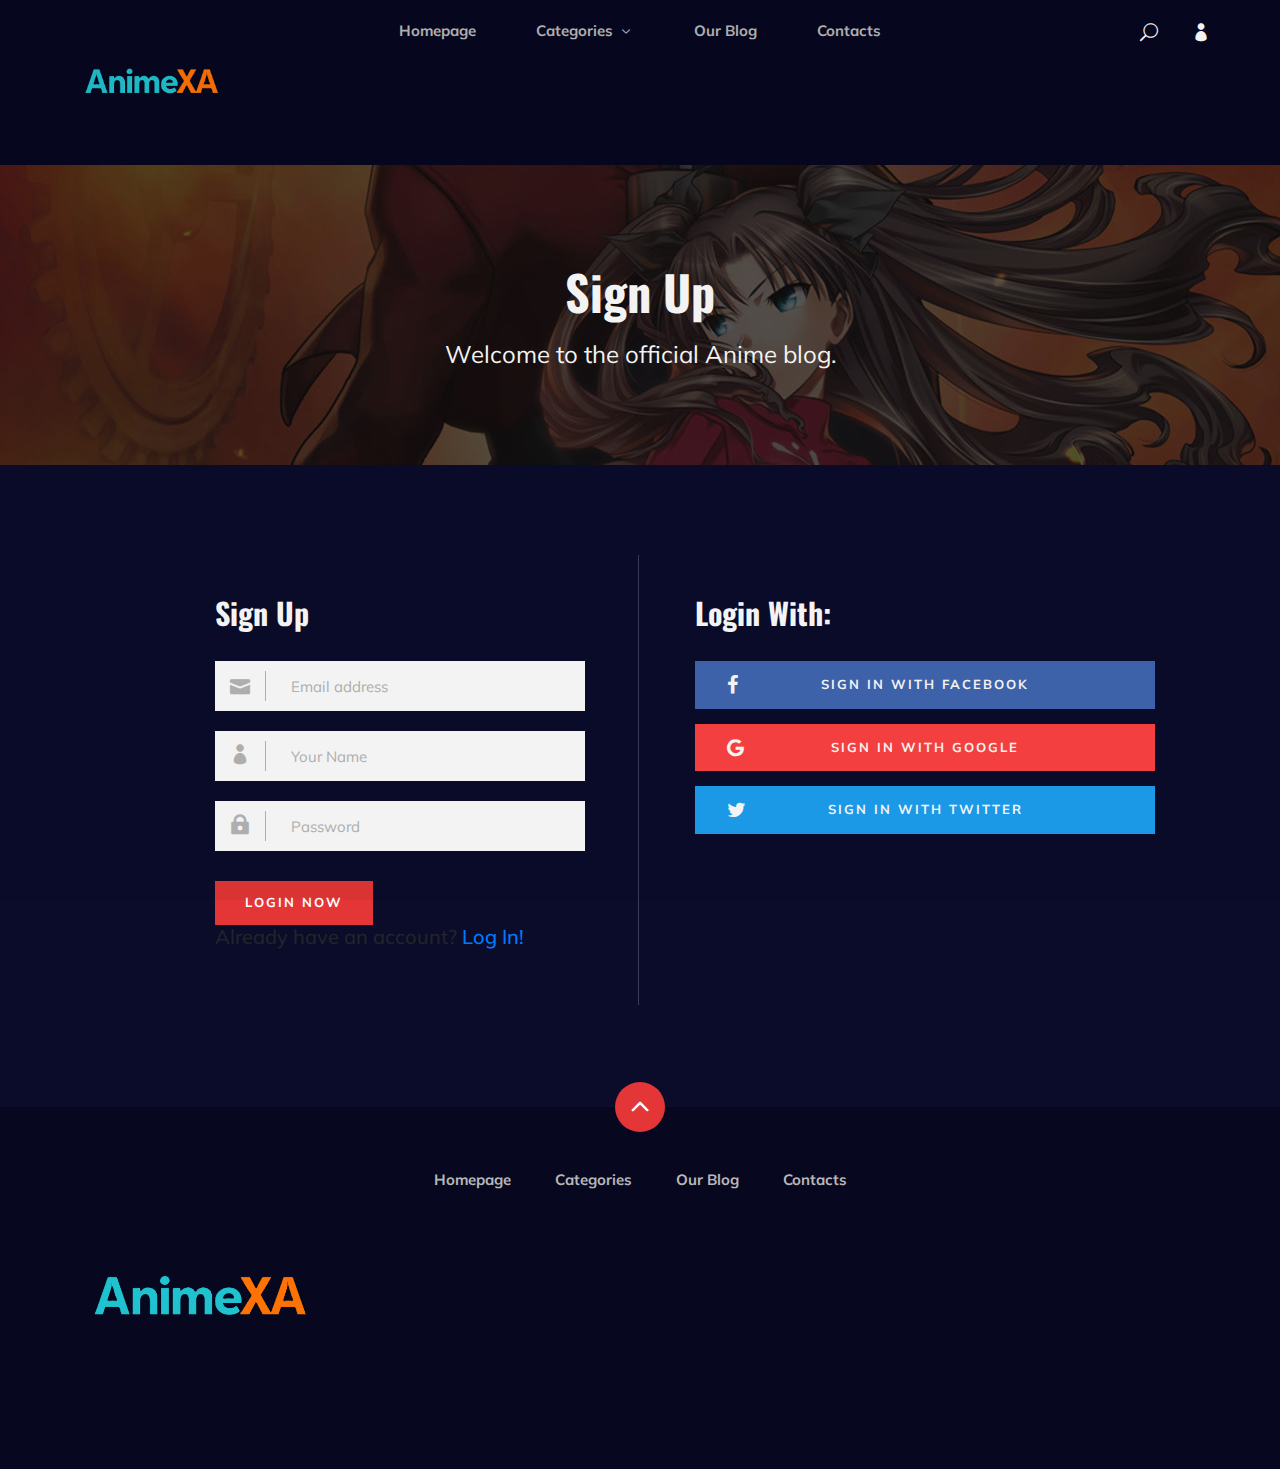
<file: signup.html>
<!DOCTYPE html>
<html lang="en">

<head>
    <meta charset="UTF-8">
    <meta name="description" content="Anime Template">
    <meta name="keywords" content="Anime, unica, creative, html">
    <meta name="viewport" content="width=device-width, initial-scale=1.0">
    <meta http-equiv="X-UA-Compatible" content="ie=edge">
    <link rel="icon" type="image/jpg" href="./img/channels4_profile.png" />
    <title>AnimeXA | Official</title>

    <!-- Google Font -->
    <link href="https://fonts.googleapis.com/css2?family=Oswald:wght@300;400;500;600;700&display=swap" rel="stylesheet">
    <link href="https://fonts.googleapis.com/css2?family=Mulish:wght@300;400;500;600;700;800;900&display=swap"
    rel="stylesheet">

    <!-- Css Styles -->
    <link rel="stylesheet" href="css/bootstrap.min.css" type="text/css">
    <link rel="stylesheet" href="css/font-awesome.min.css" type="text/css">
    <link rel="stylesheet" href="css/elegant-icons.css" type="text/css">
    <link rel="stylesheet" href="css/plyr.css" type="text/css">
    <link rel="stylesheet" href="css/nice-select.css" type="text/css">
    <link rel="stylesheet" href="css/owl.carousel.min.css" type="text/css">
    <link rel="stylesheet" href="css/slicknav.min.css" type="text/css">
    <link rel="stylesheet" href="css/style.css" type="text/css">
</head>

<body>
    <!-- Page Preloder -->
    <div id="preloder">
        <div class="loader"></div>
    </div>

    <!-- Header Section Begin -->
    <header class="header">
        <div class="container">
            <div class="row">
                <div class="col-lg-2">
                    <div class="header__logo">
                        <a href="./index.html">
                            <img src="img/logo.png" alt="">
                        </a>
                    </div>
                </div>
                <div class="col-lg-8">
                    <div class="header__nav">
                        <nav class="header__menu mobile-menu">
                            <ul>
                                <li><a href="./index.html">Homepage</a></li>
                                <li><a href="./categories.html">Categories <span class="arrow_carrot-down"></span></a>
                                    <ul class="dropdown">
                                        <li><a href="./categories.html">Categories</a></li>
                                        <li><a href="./anime-details.html">Anime Details</a></li>
                                        <li><a href="./anime-watching.html">Anime Watching</a></li>
                                        <li><a href="./blog-details.html">Blog Details</a></li>
                                        <li><a href="./signup.html">Sign Up</a></li>
                                        <li><a href="./login.html">Login</a></li>
                                    </ul>
                                </li>
                                <li><a href="./blog.html">Our Blog</a></li>
                                <li><a href="#">Contacts</a></li>
                            </ul>
                        </nav>
                    </div>
                </div>
                <div class="col-lg-2">
                    <div class="header__right">
                        <a href="#" class="search-switch"><span class="icon_search"></span></a>
                        <a href="./login.html"><span class="icon_profile"></span></a>
                    </div>
                </div>
            </div>
            <div id="mobile-menu-wrap"></div>
        </div>
    </header>
    <!-- Header End -->

    <!-- Normal Breadcrumb Begin -->
    <section class="normal-breadcrumb set-bg" data-setbg="img/normal-breadcrumb.jpg">
        <div class="container">
            <div class="row">
                <div class="col-lg-12 text-center">
                    <div class="normal__breadcrumb__text">
                        <h2>Sign Up</h2>
                        <p>Welcome to the official Anime blog.</p>
                    </div>
                </div>
            </div>
        </div>
    </section>
    <!-- Normal Breadcrumb End -->

    <!-- Signup Section Begin -->
    <section class="signup spad">
        <div class="container">
            <div class="row">
                <div class="col-lg-6">
                    <div class="login__form">
                        <h3>Sign Up</h3>
                        <form action="#">
                            <div class="input__item">
                                <input type="text" placeholder="Email address">
                                <span class="icon_mail"></span>
                            </div>
                            <div class="input__item">
                                <input type="text" placeholder="Your Name">
                                <span class="icon_profile"></span>
                            </div>
                            <div class="input__item">
                                <input type="text" placeholder="Password">
                                <span class="icon_lock"></span>
                            </div>
                            <button type="submit" class="site-btn">Login Now</button>
                        </form>
                        <h5>Already have an account? <a href="#">Log In!</a></h5>
                    </div>
                </div>
                <div class="col-lg-6">
                    <div class="login__social__links">
                        <h3>Login With:</h3>
                        <ul>
                            <li><a href="#" class="facebook"><i class="fa fa-facebook"></i> Sign in With Facebook</a>
                            </li>
                            <li><a href="#" class="google"><i class="fa fa-google"></i> Sign in With Google</a></li>
                            <li><a href="#" class="twitter"><i class="fa fa-twitter"></i> Sign in With Twitter</a></li>
                        </ul>
                    </div>
                </div>
            </div>
        </div>
    </section>
    <!-- Signup Section End -->

    <!-- Footer Section Begin -->
    <footer class="footer">
        <div class="page-up">
            <a href="#" id="scrollToTopButton"><span class="arrow_carrot-up"></span></a>
        </div>
        <div class="container">
            <div class="row">
                <div class="col-lg-3">
                    <div class="footer__logo">
                        <a href="./index.html"><img src="img/logo.png" alt=""></a>
                    </div>
                </div>
                <div class="col-lg-6">
                    <div class="footer__nav">
                        <ul>
                            <li class="active"><a href="./index.html">Homepage</a></li>
                            <li><a href="./categories.html">Categories</a></li>
                            <li><a href="./blog.html">Our Blog</a></li>
                            <li><a href="#">Contacts</a></li>
                        </ul>
                    </div>
                </div>
                <div class="col-lg-3">

                  </div>
              </div>
          </div>
      </footer>
      <!-- Footer Section End -->

      <!-- Search model Begin -->
      <div class="search-model">
        <div class="h-100 d-flex align-items-center justify-content-center">
            <div class="search-close-switch"><i class="icon_close"></i></div>
            <form class="search-model-form">
                <input type="text" id="search-input" placeholder="Search here.....">
            </form>
        </div>
    </div>
    <!-- Search model end -->

    <!-- Js Plugins -->
    <script src="js/jquery-3.3.1.min.js"></script>
    <script src="js/bootstrap.min.js"></script>
    <script src="js/player.js"></script>
    <script src="js/jquery.nice-select.min.js"></script>
    <script src="js/mixitup.min.js"></script>
    <script src="js/jquery.slicknav.js"></script>
    <script src="js/owl.carousel.min.js"></script>
    <script src="js/main.js"></script>

</body>

</html>
</file>
<file: css/elegant-icons.css>
@font-face {
	font-family: 'ElegantIcons';
	src: url('../fonts/ElegantIcons.eot');
	src: url('../fonts/ElegantIcons.eot?#iefix') format('embedded-opentype'),
		url('../fonts/ElegantIcons.woff') format('woff'),
		url('../fonts/ElegantIcons.ttf') format('truetype'),
		url('../fonts/ElegantIcons.svg#ElegantIcons') format('svg');
	font-weight: normal;
	font-style: normal;
}

/* Use the following CSS code if you want to use data attributes for inserting your icons */
[data-icon]:before {
	font-family: 'ElegantIcons';
	content: attr(data-icon);
	speak: none;
	font-weight: normal;
	font-variant: normal;
	text-transform: none;
	line-height: 1;
	-webkit-font-smoothing: antialiased;
	-moz-osx-font-smoothing: grayscale;
}

/* Use the following CSS code if you want to have a class per icon */
/*
Instead of a list of all class selectors,
you can use the generic selector below, but it's slower:
[class*="your-class-prefix"] {
*/
.arrow_up,
.arrow_down,
.arrow_left,
.arrow_right,
.arrow_left-up,
.arrow_right-up,
.arrow_right-down,
.arrow_left-down,
.arrow-up-down,
.arrow_up-down_alt,
.arrow_left-right_alt,
.arrow_left-right,
.arrow_expand_alt2,
.arrow_expand_alt,
.arrow_condense,
.arrow_expand,
.arrow_move,
.arrow_carrot-up,
.arrow_carrot-down,
.arrow_carrot-left,
.arrow_carrot-right,
.arrow_carrot-2up,
.arrow_carrot-2down,
.arrow_carrot-2left,
.arrow_carrot-2right,
.arrow_carrot-up_alt2,
.arrow_carrot-down_alt2,
.arrow_carrot-left_alt2,
.arrow_carrot-right_alt2,
.arrow_carrot-2up_alt2,
.arrow_carrot-2down_alt2,
.arrow_carrot-2left_alt2,
.arrow_carrot-2right_alt2,
.arrow_triangle-up,
.arrow_triangle-down,
.arrow_triangle-left,
.arrow_triangle-right,
.arrow_triangle-up_alt2,
.arrow_triangle-down_alt2,
.arrow_triangle-left_alt2,
.arrow_triangle-right_alt2,
.arrow_back,
.icon_minus-06,
.icon_plus,
.icon_close,
.icon_check,
.icon_minus_alt2,
.icon_plus_alt2,
.icon_close_alt2,
.icon_check_alt2,
.icon_zoom-out_alt,
.icon_zoom-in_alt,
.icon_search,
.icon_box-empty,
.icon_box-selected,
.icon_minus-box,
.icon_plus-box,
.icon_box-checked,
.icon_circle-empty,
.icon_circle-slelected,
.icon_stop_alt2,
.icon_stop,
.icon_pause_alt2,
.icon_pause,
.icon_menu,
.icon_menu-square_alt2,
.icon_menu-circle_alt2,
.icon_ul,
.icon_ol,
.icon_adjust-horiz,
.icon_adjust-vert,
.icon_document_alt,
.icon_documents_alt,
.icon_pencil,
.icon_pencil-edit_alt,
.icon_pencil-edit,
.icon_folder-alt,
.icon_folder-open_alt,
.icon_folder-add_alt,
.icon_info_alt,
.icon_error-oct_alt,
.icon_error-circle_alt,
.icon_error-triangle_alt,
.icon_question_alt2,
.icon_question,
.icon_comment_alt,
.icon_chat_alt,
.icon_vol-mute_alt,
.icon_volume-low_alt,
.icon_volume-high_alt,
.icon_quotations,
.icon_quotations_alt2,
.icon_clock_alt,
.icon_lock_alt,
.icon_lock-open_alt,
.icon_key_alt,
.icon_cloud_alt,
.icon_cloud-upload_alt,
.icon_cloud-download_alt,
.icon_image,
.icon_images,
.icon_lightbulb_alt,
.icon_gift_alt,
.icon_house_alt,
.icon_genius,
.icon_mobile,
.icon_tablet,
.icon_laptop,
.icon_desktop,
.icon_camera_alt,
.icon_mail_alt,
.icon_cone_alt,
.icon_ribbon_alt,
.icon_bag_alt,
.icon_creditcard,
.icon_cart_alt,
.icon_paperclip,
.icon_tag_alt,
.icon_tags_alt,
.icon_trash_alt,
.icon_cursor_alt,
.icon_mic_alt,
.icon_compass_alt,
.icon_pin_alt,
.icon_pushpin_alt,
.icon_map_alt,
.icon_drawer_alt,
.icon_toolbox_alt,
.icon_book_alt,
.icon_calendar,
.icon_film,
.icon_table,
.icon_contacts_alt,
.icon_headphones,
.icon_lifesaver,
.icon_piechart,
.icon_refresh,
.icon_link_alt,
.icon_link,
.icon_loading,
.icon_blocked,
.icon_archive_alt,
.icon_heart_alt,
.icon_star_alt,
.icon_star-half_alt,
.icon_star,
.icon_star-half,
.icon_tools,
.icon_tool,
.icon_cog,
.icon_cogs,
.arrow_up_alt,
.arrow_down_alt,
.arrow_left_alt,
.arrow_right_alt,
.arrow_left-up_alt,
.arrow_right-up_alt,
.arrow_right-down_alt,
.arrow_left-down_alt,
.arrow_condense_alt,
.arrow_expand_alt3,
.arrow_carrot_up_alt,
.arrow_carrot-down_alt,
.arrow_carrot-left_alt,
.arrow_carrot-right_alt,
.arrow_carrot-2up_alt,
.arrow_carrot-2dwnn_alt,
.arrow_carrot-2left_alt,
.arrow_carrot-2right_alt,
.arrow_triangle-up_alt,
.arrow_triangle-down_alt,
.arrow_triangle-left_alt,
.arrow_triangle-right_alt,
.icon_minus_alt,
.icon_plus_alt,
.icon_close_alt,
.icon_check_alt,
.icon_zoom-out,
.icon_zoom-in,
.icon_stop_alt,
.icon_menu-square_alt,
.icon_menu-circle_alt,
.icon_document,
.icon_documents,
.icon_pencil_alt,
.icon_folder,
.icon_folder-open,
.icon_folder-add,
.icon_folder_upload,
.icon_folder_download,
.icon_info,
.icon_error-circle,
.icon_error-oct,
.icon_error-triangle,
.icon_question_alt,
.icon_comment,
.icon_chat,
.icon_vol-mute,
.icon_volume-low,
.icon_volume-high,
.icon_quotations_alt,
.icon_clock,
.icon_lock,
.icon_lock-open,
.icon_key,
.icon_cloud,
.icon_cloud-upload,
.icon_cloud-download,
.icon_lightbulb,
.icon_gift,
.icon_house,
.icon_camera,
.icon_mail,
.icon_cone,
.icon_ribbon,
.icon_bag,
.icon_cart,
.icon_tag,
.icon_tags,
.icon_trash,
.icon_cursor,
.icon_mic,
.icon_compass,
.icon_pin,
.icon_pushpin,
.icon_map,
.icon_drawer,
.icon_toolbox,
.icon_book,
.icon_contacts,
.icon_archive,
.icon_heart,
.icon_profile,
.icon_group,
.icon_grid-2x2,
.icon_grid-3x3,
.icon_music,
.icon_pause_alt,
.icon_phone,
.icon_upload,
.icon_download,
.social_facebook,
.social_twitter,
.social_pinterest,
.social_googleplus,
.social_tumblr,
.social_tumbleupon,
.social_wordpress,
.social_instagram,
.social_dribbble,
.social_vimeo,
.social_linkedin,
.social_rss,
.social_deviantart,
.social_share,
.social_myspace,
.social_skype,
.social_youtube,
.social_picassa,
.social_googledrive,
.social_flickr,
.social_blogger,
.social_spotify,
.social_delicious,
.social_facebook_circle,
.social_twitter_circle,
.social_pinterest_circle,
.social_googleplus_circle,
.social_tumblr_circle,
.social_stumbleupon_circle,
.social_wordpress_circle,
.social_instagram_circle,
.social_dribbble_circle,
.social_vimeo_circle,
.social_linkedin_circle,
.social_rss_circle,
.social_deviantart_circle,
.social_share_circle,
.social_myspace_circle,
.social_skype_circle,
.social_youtube_circle,
.social_picassa_circle,
.social_googledrive_alt2,
.social_flickr_circle,
.social_blogger_circle,
.social_spotify_circle,
.social_delicious_circle,
.social_facebook_square,
.social_twitter_square,
.social_pinterest_square,
.social_googleplus_square,
.social_tumblr_square,
.social_stumbleupon_square,
.social_wordpress_square,
.social_instagram_square,
.social_dribbble_square,
.social_vimeo_square,
.social_linkedin_square,
.social_rss_square,
.social_deviantart_square,
.social_share_square,
.social_myspace_square,
.social_skype_square,
.social_youtube_square,
.social_picassa_square,
.social_googledrive_square,
.social_flickr_square,
.social_blogger_square,
.social_spotify_square,
.social_delicious_square,
.icon_printer,
.icon_calulator,
.icon_building,
.icon_floppy,
.icon_drive,
.icon_search-2,
.icon_id,
.icon_id-2,
.icon_puzzle,
.icon_like,
.icon_dislike,
.icon_mug,
.icon_currency,
.icon_wallet,
.icon_pens,
.icon_easel,
.icon_flowchart,
.icon_datareport,
.icon_briefcase,
.icon_shield,
.icon_percent,
.icon_globe,
.icon_globe-2,
.icon_target,
.icon_hourglass,
.icon_balance,
.icon_rook,
.icon_printer-alt,
.icon_calculator_alt,
.icon_building_alt,
.icon_floppy_alt,
.icon_drive_alt,
.icon_search_alt,
.icon_id_alt,
.icon_id-2_alt,
.icon_puzzle_alt,
.icon_like_alt,
.icon_dislike_alt,
.icon_mug_alt,
.icon_currency_alt,
.icon_wallet_alt,
.icon_pens_alt,
.icon_easel_alt,
.icon_flowchart_alt,
.icon_datareport_alt,
.icon_briefcase_alt,
.icon_shield_alt,
.icon_percent_alt,
.icon_globe_alt,
.icon_clipboard {
	font-family: 'ElegantIcons';
	speak: none;
	font-style: normal;
	font-weight: normal;
	font-variant: normal;
	text-transform: none;
	line-height: 1;
	-webkit-font-smoothing: antialiased;
}

.arrow_up:before {
	content: "\21";
}

.arrow_down:before {
	content: "\22";
}

.arrow_left:before {
	content: "\23";
}

.arrow_right:before {
	content: "\24";
}

.arrow_left-up:before {
	content: "\25";
}

.arrow_right-up:before {
	content: "\26";
}

.arrow_right-down:before {
	content: "\27";
}

.arrow_left-down:before {
	content: "\28";
}

.arrow-up-down:before {
	content: "\29";
}

.arrow_up-down_alt:before {
	content: "\2a";
}

.arrow_left-right_alt:before {
	content: "\2b";
}

.arrow_left-right:before {
	content: "\2c";
}

.arrow_expand_alt2:before {
	content: "\2d";
}

.arrow_expand_alt:before {
	content: "\2e";
}

.arrow_condense:before {
	content: "\2f";
}

.arrow_expand:before {
	content: "\30";
}

.arrow_move:before {
	content: "\31";
}

.arrow_carrot-up:before {
	content: "\32";
}

.arrow_carrot-down:before {
	content: "\33";
}

.arrow_carrot-left:before {
	content: "\34";
}

.arrow_carrot-right:before {
	content: "\35";
}

.arrow_carrot-2up:before {
	content: "\36";
}

.arrow_carrot-2down:before {
	content: "\37";
}

.arrow_carrot-2left:before {
	content: "\38";
}

.arrow_carrot-2right:before {
	content: "\39";
}

.arrow_carrot-up_alt2:before {
	content: "\3a";
}

.arrow_carrot-down_alt2:before {
	content: "\3b";
}

.arrow_carrot-left_alt2:before {
	content: "\3c";
}

.arrow_carrot-right_alt2:before {
	content: "\3d";
}

.arrow_carrot-2up_alt2:before {
	content: "\3e";
}

.arrow_carrot-2down_alt2:before {
	content: "\3f";
}

.arrow_carrot-2left_alt2:before {
	content: "\40";
}

.arrow_carrot-2right_alt2:before {
	content: "\41";
}

.arrow_triangle-up:before {
	content: "\42";
}

.arrow_triangle-down:before {
	content: "\43";
}

.arrow_triangle-left:before {
	content: "\44";
}

.arrow_triangle-right:before {
	content: "\45";
}

.arrow_triangle-up_alt2:before {
	content: "\46";
}

.arrow_triangle-down_alt2:before {
	content: "\47";
}

.arrow_triangle-left_alt2:before {
	content: "\48";
}

.arrow_triangle-right_alt2:before {
	content: "\49";
}

.arrow_back:before {
	content: "\4a";
}

.icon_minus-06:before {
	content: "\4b";
}

.icon_plus:before {
	content: "\4c";
}

.icon_close:before {
	content: "\4d";
}

.icon_check:before {
	content: "\4e";
}

.icon_minus_alt2:before {
	content: "\4f";
}

.icon_plus_alt2:before {
	content: "\50";
}

.icon_close_alt2:before {
	content: "\51";
}

.icon_check_alt2:before {
	content: "\52";
}

.icon_zoom-out_alt:before {
	content: "\53";
}

.icon_zoom-in_alt:before {
	content: "\54";
}

.icon_search:before {
	content: "\55";
}

.icon_box-empty:before {
	content: "\56";
}

.icon_box-selected:before {
	content: "\57";
}

.icon_minus-box:before {
	content: "\58";
}

.icon_plus-box:before {
	content: "\59";
}

.icon_box-checked:before {
	content: "\5a";
}

.icon_circle-empty:before {
	content: "\5b";
}

.icon_circle-slelected:before {
	content: "\5c";
}

.icon_stop_alt2:before {
	content: "\5d";
}

.icon_stop:before {
	content: "\5e";
}

.icon_pause_alt2:before {
	content: "\5f";
}

.icon_pause:before {
	content: "\60";
}

.icon_menu:before {
	content: "\61";
}

.icon_menu-square_alt2:before {
	content: "\62";
}

.icon_menu-circle_alt2:before {
	content: "\63";
}

.icon_ul:before {
	content: "\64";
}

.icon_ol:before {
	content: "\65";
}

.icon_adjust-horiz:before {
	content: "\66";
}

.icon_adjust-vert:before {
	content: "\67";
}

.icon_document_alt:before {
	content: "\68";
}

.icon_documents_alt:before {
	content: "\69";
}

.icon_pencil:before {
	content: "\6a";
}

.icon_pencil-edit_alt:before {
	content: "\6b";
}

.icon_pencil-edit:before {
	content: "\6c";
}

.icon_folder-alt:before {
	content: "\6d";
}

.icon_folder-open_alt:before {
	content: "\6e";
}

.icon_folder-add_alt:before {
	content: "\6f";
}

.icon_info_alt:before {
	content: "\70";
}

.icon_error-oct_alt:before {
	content: "\71";
}

.icon_error-circle_alt:before {
	content: "\72";
}

.icon_error-triangle_alt:before {
	content: "\73";
}

.icon_question_alt2:before {
	content: "\74";
}

.icon_question:before {
	content: "\75";
}

.icon_comment_alt:before {
	content: "\76";
}

.icon_chat_alt:before {
	content: "\77";
}

.icon_vol-mute_alt:before {
	content: "\78";
}

.icon_volume-low_alt:before {
	content: "\79";
}

.icon_volume-high_alt:before {
	content: "\7a";
}

.icon_quotations:before {
	content: "\7b";
}

.icon_quotations_alt2:before {
	content: "\7c";
}

.icon_clock_alt:before {
	content: "\7d";
}

.icon_lock_alt:before {
	content: "\7e";
}

.icon_lock-open_alt:before {
	content: "\e000";
}

.icon_key_alt:before {
	content: "\e001";
}

.icon_cloud_alt:before {
	content: "\e002";
}

.icon_cloud-upload_alt:before {
	content: "\e003";
}

.icon_cloud-download_alt:before {
	content: "\e004";
}

.icon_image:before {
	content: "\e005";
}

.icon_images:before {
	content: "\e006";
}

.icon_lightbulb_alt:before {
	content: "\e007";
}

.icon_gift_alt:before {
	content: "\e008";
}

.icon_house_alt:before {
	content: "\e009";
}

.icon_genius:before {
	content: "\e00a";
}

.icon_mobile:before {
	content: "\e00b";
}

.icon_tablet:before {
	content: "\e00c";
}

.icon_laptop:before {
	content: "\e00d";
}

.icon_desktop:before {
	content: "\e00e";
}

.icon_camera_alt:before {
	content: "\e00f";
}

.icon_mail_alt:before {
	content: "\e010";
}

.icon_cone_alt:before {
	content: "\e011";
}

.icon_ribbon_alt:before {
	content: "\e012";
}

.icon_bag_alt:before {
	content: "\e013";
}

.icon_creditcard:before {
	content: "\e014";
}

.icon_cart_alt:before {
	content: "\e015";
}

.icon_paperclip:before {
	content: "\e016";
}

.icon_tag_alt:before {
	content: "\e017";
}

.icon_tags_alt:before {
	content: "\e018";
}

.icon_trash_alt:before {
	content: "\e019";
}

.icon_cursor_alt:before {
	content: "\e01a";
}

.icon_mic_alt:before {
	content: "\e01b";
}

.icon_compass_alt:before {
	content: "\e01c";
}

.icon_pin_alt:before {
	content: "\e01d";
}

.icon_pushpin_alt:before {
	content: "\e01e";
}

.icon_map_alt:before {
	content: "\e01f";
}

.icon_drawer_alt:before {
	content: "\e020";
}

.icon_toolbox_alt:before {
	content: "\e021";
}

.icon_book_alt:before {
	content: "\e022";
}

.icon_calendar:before {
	content: "\e023";
}

.icon_film:before {
	content: "\e024";
}

.icon_table:before {
	content: "\e025";
}

.icon_contacts_alt:before {
	content: "\e026";
}

.icon_headphones:before {
	content: "\e027";
}

.icon_lifesaver:before {
	content: "\e028";
}

.icon_piechart:before {
	content: "\e029";
}

.icon_refresh:before {
	content: "\e02a";
}

.icon_link_alt:before {
	content: "\e02b";
}

.icon_link:before {
	content: "\e02c";
}

.icon_loading:before {
	content: "\e02d";
}

.icon_blocked:before {
	content: "\e02e";
}

.icon_archive_alt:before {
	content: "\e02f";
}

.icon_heart_alt:before {
	content: "\e030";
}

.icon_star_alt:before {
	content: "\e031";
}

.icon_star-half_alt:before {
	content: "\e032";
}

.icon_star:before {
	content: "\e033";
}

.icon_star-half:before {
	content: "\e034";
}

.icon_tools:before {
	content: "\e035";
}

.icon_tool:before {
	content: "\e036";
}

.icon_cog:before {
	content: "\e037";
}

.icon_cogs:before {
	content: "\e038";
}

.arrow_up_alt:before {
	content: "\e039";
}

.arrow_down_alt:before {
	content: "\e03a";
}

.arrow_left_alt:before {
	content: "\e03b";
}

.arrow_right_alt:before {
	content: "\e03c";
}

.arrow_left-up_alt:before {
	content: "\e03d";
}

.arrow_right-up_alt:before {
	content: "\e03e";
}

.arrow_right-down_alt:before {
	content: "\e03f";
}

.arrow_left-down_alt:before {
	content: "\e040";
}

.arrow_condense_alt:before {
	content: "\e041";
}

.arrow_expand_alt3:before {
	content: "\e042";
}

.arrow_carrot_up_alt:before {
	content: "\e043";
}

.arrow_carrot-down_alt:before {
	content: "\e044";
}

.arrow_carrot-left_alt:before {
	content: "\e045";
}

.arrow_carrot-right_alt:before {
	content: "\e046";
}

.arrow_carrot-2up_alt:before {
	content: "\e047";
}

.arrow_carrot-2dwnn_alt:before {
	content: "\e048";
}

.arrow_carrot-2left_alt:before {
	content: "\e049";
}

.arrow_carrot-2right_alt:before {
	content: "\e04a";
}

.arrow_triangle-up_alt:before {
	content: "\e04b";
}

.arrow_triangle-down_alt:before {
	content: "\e04c";
}

.arrow_triangle-left_alt:before {
	content: "\e04d";
}

.arrow_triangle-right_alt:before {
	content: "\e04e";
}

.icon_minus_alt:before {
	content: "\e04f";
}

.icon_plus_alt:before {
	content: "\e050";
}

.icon_close_alt:before {
	content: "\e051";
}

.icon_check_alt:before {
	content: "\e052";
}

.icon_zoom-out:before {
	content: "\e053";
}

.icon_zoom-in:before {
	content: "\e054";
}

.icon_stop_alt:before {
	content: "\e055";
}

.icon_menu-square_alt:before {
	content: "\e056";
}

.icon_menu-circle_alt:before {
	content: "\e057";
}

.icon_document:before {
	content: "\e058";
}

.icon_documents:before {
	content: "\e059";
}

.icon_pencil_alt:before {
	content: "\e05a";
}

.icon_folder:before {
	content: "\e05b";
}

.icon_folder-open:before {
	content: "\e05c";
}

.icon_folder-add:before {
	content: "\e05d";
}

.icon_folder_upload:before {
	content: "\e05e";
}

.icon_folder_download:before {
	content: "\e05f";
}

.icon_info:before {
	content: "\e060";
}

.icon_error-circle:before {
	content: "\e061";
}

.icon_error-oct:before {
	content: "\e062";
}

.icon_error-triangle:before {
	content: "\e063";
}

.icon_question_alt:before {
	content: "\e064";
}

.icon_comment:before {
	content: "\e065";
}

.icon_chat:before {
	content: "\e066";
}

.icon_vol-mute:before {
	content: "\e067";
}

.icon_volume-low:before {
	content: "\e068";
}

.icon_volume-high:before {
	content: "\e069";
}

.icon_quotations_alt:before {
	content: "\e06a";
}

.icon_clock:before {
	content: "\e06b";
}

.icon_lock:before {
	content: "\e06c";
}

.icon_lock-open:before {
	content: "\e06d";
}

.icon_key:before {
	content: "\e06e";
}

.icon_cloud:before {
	content: "\e06f";
}

.icon_cloud-upload:before {
	content: "\e070";
}

.icon_cloud-download:before {
	content: "\e071";
}

.icon_lightbulb:before {
	content: "\e072";
}

.icon_gift:before {
	content: "\e073";
}

.icon_house:before {
	content: "\e074";
}

.icon_camera:before {
	content: "\e075";
}

.icon_mail:before {
	content: "\e076";
}

.icon_cone:before {
	content: "\e077";
}

.icon_ribbon:before {
	content: "\e078";
}

.icon_bag:before {
	content: "\e079";
}

.icon_cart:before {
	content: "\e07a";
}

.icon_tag:before {
	content: "\e07b";
}

.icon_tags:before {
	content: "\e07c";
}

.icon_trash:before {
	content: "\e07d";
}

.icon_cursor:before {
	content: "\e07e";
}

.icon_mic:before {
	content: "\e07f";
}

.icon_compass:before {
	content: "\e080";
}

.icon_pin:before {
	content: "\e081";
}

.icon_pushpin:before {
	content: "\e082";
}

.icon_map:before {
	content: "\e083";
}

.icon_drawer:before {
	content: "\e084";
}

.icon_toolbox:before {
	content: "\e085";
}

.icon_book:before {
	content: "\e086";
}

.icon_contacts:before {
	content: "\e087";
}

.icon_archive:before {
	content: "\e088";
}

.icon_heart:before {
	content: "\e089";
}

.icon_profile:before {
	content: "\e08a";
}

.icon_group:before {
	content: "\e08b";
}

.icon_grid-2x2:before {
	content: "\e08c";
}

.icon_grid-3x3:before {
	content: "\e08d";
}

.icon_music:before {
	content: "\e08e";
}

.icon_pause_alt:before {
	content: "\e08f";
}

.icon_phone:before {
	content: "\e090";
}

.icon_upload:before {
	content: "\e091";
}

.icon_download:before {
	content: "\e092";
}

.social_facebook:before {
	content: "\e093";
}

.social_twitter:before {
	content: "\e094";
}

.social_pinterest:before {
	content: "\e095";
}

.social_googleplus:before {
	content: "\e096";
}

.social_tumblr:before {
	content: "\e097";
}

.social_tumbleupon:before {
	content: "\e098";
}

.social_wordpress:before {
	content: "\e099";
}

.social_instagram:before {
	content: "\e09a";
}

.social_dribbble:before {
	content: "\e09b";
}

.social_vimeo:before {
	content: "\e09c";
}

.social_linkedin:before {
	content: "\e09d";
}

.social_rss:before {
	content: "\e09e";
}

.social_deviantart:before {
	content: "\e09f";
}

.social_share:before {
	content: "\e0a0";
}

.social_myspace:before {
	content: "\e0a1";
}

.social_skype:before {
	content: "\e0a2";
}

.social_youtube:before {
	content: "\e0a3";
}

.social_picassa:before {
	content: "\e0a4";
}

.social_googledrive:before {
	content: "\e0a5";
}

.social_flickr:before {
	content: "\e0a6";
}

.social_blogger:before {
	content: "\e0a7";
}

.social_spotify:before {
	content: "\e0a8";
}

.social_delicious:before {
	content: "\e0a9";
}

.social_facebook_circle:before {
	content: "\e0aa";
}

.social_twitter_circle:before {
	content: "\e0ab";
}

.social_pinterest_circle:before {
	content: "\e0ac";
}

.social_googleplus_circle:before {
	content: "\e0ad";
}

.social_tumblr_circle:before {
	content: "\e0ae";
}

.social_stumbleupon_circle:before {
	content: "\e0af";
}

.social_wordpress_circle:before {
	content: "\e0b0";
}

.social_instagram_circle:before {
	content: "\e0b1";
}

.social_dribbble_circle:before {
	content: "\e0b2";
}

.social_vimeo_circle:before {
	content: "\e0b3";
}

.social_linkedin_circle:before {
	content: "\e0b4";
}

.social_rss_circle:before {
	content: "\e0b5";
}

.social_deviantart_circle:before {
	content: "\e0b6";
}

.social_share_circle:before {
	content: "\e0b7";
}

.social_myspace_circle:before {
	content: "\e0b8";
}

.social_skype_circle:before {
	content: "\e0b9";
}

.social_youtube_circle:before {
	content: "\e0ba";
}

.social_picassa_circle:before {
	content: "\e0bb";
}

.social_googledrive_alt2:before {
	content: "\e0bc";
}

.social_flickr_circle:before {
	content: "\e0bd";
}

.social_blogger_circle:before {
	content: "\e0be";
}

.social_spotify_circle:before {
	content: "\e0bf";
}

.social_delicious_circle:before {
	content: "\e0c0";
}

.social_facebook_square:before {
	content: "\e0c1";
}

.social_twitter_square:before {
	content: "\e0c2";
}

.social_pinterest_square:before {
	content: "\e0c3";
}

.social_googleplus_square:before {
	content: "\e0c4";
}

.social_tumblr_square:before {
	content: "\e0c5";
}

.social_stumbleupon_square:before {
	content: "\e0c6";
}

.social_wordpress_square:before {
	content: "\e0c7";
}

.social_instagram_square:before {
	content: "\e0c8";
}

.social_dribbble_square:before {
	content: "\e0c9";
}

.social_vimeo_square:before {
	content: "\e0ca";
}

.social_linkedin_square:before {
	content: "\e0cb";
}

.social_rss_square:before {
	content: "\e0cc";
}

.social_deviantart_square:before {
	content: "\e0cd";
}

.social_share_square:before {
	content: "\e0ce";
}

.social_myspace_square:before {
	content: "\e0cf";
}

.social_skype_square:before {
	content: "\e0d0";
}

.social_youtube_square:before {
	content: "\e0d1";
}

.social_picassa_square:before {
	content: "\e0d2";
}

.social_googledrive_square:before {
	content: "\e0d3";
}

.social_flickr_square:before {
	content: "\e0d4";
}

.social_blogger_square:before {
	content: "\e0d5";
}

.social_spotify_square:before {
	content: "\e0d6";
}

.social_delicious_square:before {
	content: "\e0d7";
}

.icon_printer:before {
	content: "\e103";
}

.icon_calulator:before {
	content: "\e0ee";
}

.icon_building:before {
	content: "\e0ef";
}

.icon_floppy:before {
	content: "\e0e8";
}

.icon_drive:before {
	content: "\e0ea";
}

.icon_search-2:before {
	content: "\e101";
}

.icon_id:before {
	content: "\e107";
}

.icon_id-2:before {
	content: "\e108";
}

.icon_puzzle:before {
	content: "\e102";
}

.icon_like:before {
	content: "\e106";
}

.icon_dislike:before {
	content: "\e0eb";
}

.icon_mug:before {
	content: "\e105";
}

.icon_currency:before {
	content: "\e0ed";
}

.icon_wallet:before {
	content: "\e100";
}

.icon_pens:before {
	content: "\e104";
}

.icon_easel:before {
	content: "\e0e9";
}

.icon_flowchart:before {
	content: "\e109";
}

.icon_datareport:before {
	content: "\e0ec";
}

.icon_briefcase:before {
	content: "\e0fe";
}

.icon_shield:before {
	content: "\e0f6";
}

.icon_percent:before {
	content: "\e0fb";
}

.icon_globe:before {
	content: "\e0e2";
}

.icon_globe-2:before {
	content: "\e0e3";
}

.icon_target:before {
	content: "\e0f5";
}

.icon_hourglass:before {
	content: "\e0e1";
}

.icon_balance:before {
	content: "\e0ff";
}

.icon_rook:before {
	content: "\e0f8";
}

.icon_printer-alt:before {
	content: "\e0fa";
}

.icon_calculator_alt:before {
	content: "\e0e7";
}

.icon_building_alt:before {
	content: "\e0fd";
}

.icon_floppy_alt:before {
	content: "\e0e4";
}

.icon_drive_alt:before {
	content: "\e0e5";
}

.icon_search_alt:before {
	content: "\e0f7";
}

.icon_id_alt:before {
	content: "\e0e0";
}

.icon_id-2_alt:before {
	content: "\e0fc";
}

.icon_puzzle_alt:before {
	content: "\e0f9";
}

.icon_like_alt:before {
	content: "\e0dd";
}

.icon_dislike_alt:before {
	content: "\e0f1";
}

.icon_mug_alt:before {
	content: "\e0dc";
}

.icon_currency_alt:before {
	content: "\e0f3";
}

.icon_wallet_alt:before {
	content: "\e0d8";
}

.icon_pens_alt:before {
	content: "\e0db";
}

.icon_easel_alt:before {
	content: "\e0f0";
}

.icon_flowchart_alt:before {
	content: "\e0df";
}

.icon_datareport_alt:before {
	content: "\e0f2";
}

.icon_briefcase_alt:before {
	content: "\e0f4";
}

.icon_shield_alt:before {
	content: "\e0d9";
}

.icon_percent_alt:before {
	content: "\e0da";
}

.icon_globe_alt:before {
	content: "\e0de";
}

.icon_clipboard:before {
	content: "\e0e6";
}


.glyph {
	float: left;
	text-align: center;
	padding: .75em;
	margin: .4em 1.5em .75em 0;
	width: 6em;
	text-shadow: none;
}

.glyph_big {
	font-size: 128px;
	color: #59c5dc;
	float: left;
	margin-right: 20px;
}

.glyph div {
	padding-bottom: 10px;
}

.glyph input {
	font-family: consolas, monospace;
	font-size: 12px;
	width: 100%;
	text-align: center;
	border: 0;
	box-shadow: 0 0 0 1px #ccc;
	padding: .2em;
	-moz-border-radius: 5px;
	-webkit-border-radius: 5px;
}

.centered {
	margin-left: auto;
	margin-right: auto;
}

.glyph .fs1 {
	font-size: 2em;
}
</file>
<file: css/plyr.css>
@keyframes plyr-progress {
    to {
        background-position: 25px 0;
        background-position: var(--plyr-progress-loading-size, 25px) 0
    }
}

@keyframes plyr-popup {
    0% {
        opacity: .5;
        transform: translateY(10px)
    }

    to {
        opacity: 1;
        transform: translateY(0)
    }
}

@keyframes plyr-fade-in {
    from {
        opacity: 0
    }

    to {
        opacity: 1
    }
}

.plyr {
    -moz-osx-font-smoothing: grayscale;
    -webkit-font-smoothing: antialiased;
    align-items: center;
    direction: ltr;
    display: flex;
    flex-direction: column;
    font-family: inherit;
    font-family: var(--plyr-font-family, inherit);
    font-variant-numeric: tabular-nums;
    font-weight: 400;
    font-weight: var(--plyr-font-weight-regular, 400);
    height: 100%;
    line-height: 1.7;
    line-height: var(--plyr-line-height, 1.7);
    max-width: 100%;
    min-width: 200px;
    position: relative;
    text-shadow: none;
    transition: box-shadow .3s ease;
    z-index: 0
}

.plyr audio,
.plyr iframe,
.plyr video {
    display: block;
    height: 100%;
    width: 100%
}

.plyr button {
    font: inherit;
    line-height: inherit;
    width: auto
}

.plyr:focus {
    outline: 0
}

.plyr--full-ui {
    box-sizing: border-box
}

.plyr--full-ui *,
.plyr--full-ui ::after,
.plyr--full-ui ::before {
    box-sizing: inherit
}

.plyr--full-ui a,
.plyr--full-ui button,
.plyr--full-ui input,
.plyr--full-ui label {
    touch-action: manipulation
}

.plyr__badge {
    background: #4a5464;
    background: var(--plyr-badge-background, #4a5464);
    border-radius: 2px;
    border-radius: var(--plyr-badge-border-radius, 2px);
    color: #fff;
    color: var(--plyr-badge-text-color, #fff);
    font-size: 9px;
    font-size: var(--plyr-font-size-badge, 9px);
    line-height: 1;
    padding: 3px 4px
}

.plyr--full-ui ::-webkit-media-text-track-container {
    display: none
}

.plyr__captions {
    animation: plyr-fade-in .3s ease;
    bottom: 0;
    display: none;
    font-size: 13px;
    font-size: var(--plyr-font-size-small, 13px);
    left: 0;
    padding: 10px;
    padding: var(--plyr-control-spacing, 10px);
    position: absolute;
    text-align: center;
    transition: transform .4s ease-in-out;
    width: 100%
}

.plyr__captions span:empty {
    display: none
}

@media (min-width:480px) {
    .plyr__captions {
        font-size: 15px;
        font-size: var(--plyr-font-size-base, 15px);
        padding: calc(10px * 2);
        padding: calc(var(--plyr-control-spacing, 10px) * 2)
    }
}

@media (min-width:768px) {
    .plyr__captions {
        font-size: 18px;
        font-size: var(--plyr-font-size-large, 18px)
    }
}

.plyr--captions-active .plyr__captions {
    display: block
}

.plyr:not(.plyr--hide-controls) .plyr__controls:not(:empty)~.plyr__captions {
    transform: translateY(calc(10px * -4));
    transform: translateY(calc(var(--plyr-control-spacing, 10px) * -4))
}

.plyr__caption {
    background: rgba(0, 0, 0, .8);
    background: var(--plyr-captions-background, rgba(0, 0, 0, .8));
    border-radius: 2px;
    -webkit-box-decoration-break: clone;
    box-decoration-break: clone;
    color: #fff;
    color: var(--plyr-captions-text-color, #fff);
    line-height: 185%;
    padding: .2em .5em;
    white-space: pre-wrap
}

.plyr__caption div {
    display: inline
}

.plyr__control {
    background: 0 0;
    border: 0;
    border-radius: 3px;
    border-radius: var(--plyr-control-radius, 3px);
    color: inherit;
    cursor: pointer;
    flex-shrink: 0;
    overflow: visible;
    padding: calc(10px * .7);
    padding: calc(var(--plyr-control-spacing, 10px) * .7);
    position: relative;
    transition: all .3s ease
}

.plyr__control svg {
    display: block;
    fill: currentColor;
    height: 18px;
    height: var(--plyr-control-icon-size, 18px);
    pointer-events: none;
    width: 18px;
    width: var(--plyr-control-icon-size, 18px)
}

.plyr__control:focus {
    outline: 0
}

.plyr__control.plyr__tab-focus {
    outline-color: #00b3ff;
    outline-color: var(--plyr-tab-focus-color, var(--plyr-color-main, var(--plyr-color-main, #00b3ff)));
    outline-offset: 2px;
    outline-style: dotted;
    outline-width: 3px
}

a.plyr__control {
    text-decoration: none
}

a.plyr__control::after,
a.plyr__control::before {
    display: none
}

.plyr__control.plyr__control--pressed .icon--not-pressed,
.plyr__control.plyr__control--pressed .label--not-pressed,
.plyr__control:not(.plyr__control--pressed) .icon--pressed,
.plyr__control:not(.plyr__control--pressed) .label--pressed {
    display: none
}

.plyr--full-ui ::-webkit-media-controls {
    display: none
}

.plyr__controls {
    align-items: center;
    display: flex;
    justify-content: flex-end;
    text-align: center
}

.plyr__controls .plyr__progress__container {
    flex: 1;
    min-width: 0
}

.plyr__controls .plyr__controls__item {
    margin-left: calc(10px / 4);
    margin-left: calc(var(--plyr-control-spacing, 10px)/ 4)
}

.plyr__controls .plyr__controls__item:first-child {
    margin-left: 0;
    margin-right: auto
}

.plyr__controls .plyr__controls__item.plyr__progress__container {
    padding-left: calc(10px / 4);
    padding-left: calc(var(--plyr-control-spacing, 10px)/ 4)
}

.plyr__controls .plyr__controls__item.plyr__time {
    padding: 0 calc(10px / 2);
    padding: 0 calc(var(--plyr-control-spacing, 10px)/ 2)
}

.plyr__controls .plyr__controls__item.plyr__progress__container:first-child,
.plyr__controls .plyr__controls__item.plyr__time+.plyr__time,
.plyr__controls .plyr__controls__item.plyr__time:first-child {
    padding-left: 0
}

.plyr__controls:empty {
    display: none
}

.plyr [data-plyr=airplay],
.plyr [data-plyr=captions],
.plyr [data-plyr=fullscreen],
.plyr [data-plyr=pip] {
    display: none
}

.plyr--airplay-supported [data-plyr=airplay],
.plyr--captions-enabled [data-plyr=captions],
.plyr--fullscreen-enabled [data-plyr=fullscreen],
.plyr--pip-supported [data-plyr=pip] {
    display: inline-block
}

.plyr__menu {
    display: flex;
    position: relative
}

.plyr__menu .plyr__control svg {
    transition: transform .3s ease
}

.plyr__menu .plyr__control[aria-expanded=true] svg {
    transform: rotate(90deg)
}

.plyr__menu .plyr__control[aria-expanded=true] .plyr__tooltip {
    display: none
}

.plyr__menu__container {
    animation: plyr-popup .2s ease;
    background: rgba(255, 255, 255, .9);
    background: var(--plyr-menu-background, rgba(255, 255, 255, .9));
    border-radius: 4px;
    bottom: 100%;
    box-shadow: 0 1px 2px rgba(0, 0, 0, .15);
    box-shadow: var(--plyr-menu-shadow, 0 1px 2px rgba(0, 0, 0, .15));
    color: #4a5464;
    color: var(--plyr-menu-color, #4a5464);
    font-size: 15px;
    font-size: var(--plyr-font-size-base, 15px);
    margin-bottom: 10px;
    position: absolute;
    right: -3px;
    text-align: left;
    white-space: nowrap;
    z-index: 3
}

.plyr__menu__container>div {
    overflow: hidden;
    transition: height .35s cubic-bezier(.4, 0, .2, 1), width .35s cubic-bezier(.4, 0, .2, 1)
}

.plyr__menu__container::after {
    border: 4px solid transparent;
    border: var(--plyr-menu-arrow-size, 4px) solid transparent;
    border-top-color: rgba(255, 255, 255, .9);
    border-top-color: var(--plyr-menu-background, rgba(255, 255, 255, .9));
    content: '';
    height: 0;
    position: absolute;
    right: calc(((18px / 2) + calc(10px * .7)) - (4px / 2));
    right: calc(((var(--plyr-control-icon-size, 18px)/ 2) + calc(var(--plyr-control-spacing, 10px) * .7)) - (var(--plyr-menu-arrow-size, 4px)/ 2));
    top: 100%;
    width: 0
}

.plyr__menu__container [role=menu] {
    padding: calc(10px * .7);
    padding: calc(var(--plyr-control-spacing, 10px) * .7)
}

.plyr__menu__container [role=menuitem],
.plyr__menu__container [role=menuitemradio] {
    margin-top: 2px
}

.plyr__menu__container [role=menuitem]:first-child,
.plyr__menu__container [role=menuitemradio]:first-child {
    margin-top: 0
}

.plyr__menu__container .plyr__control {
    align-items: center;
    color: #4a5464;
    color: var(--plyr-menu-color, #4a5464);
    display: flex;
    font-size: 13px;
    font-size: var(--plyr-font-size-menu, var(--plyr-font-size-small, 13px));
    padding-bottom: calc(calc(10px * .7)/ 1.5);
    padding-bottom: calc(calc(var(--plyr-control-spacing, 10px) * .7)/ 1.5);
    padding-left: calc(calc(10px * .7) * 1.5);
    padding-left: calc(calc(var(--plyr-control-spacing, 10px) * .7) * 1.5);
    padding-right: calc(calc(10px * .7) * 1.5);
    padding-right: calc(calc(var(--plyr-control-spacing, 10px) * .7) * 1.5);
    padding-top: calc(calc(10px * .7)/ 1.5);
    padding-top: calc(calc(var(--plyr-control-spacing, 10px) * .7)/ 1.5);
    -webkit-user-select: none;
    -ms-user-select: none;
    user-select: none;
    width: 100%
}

.plyr__menu__container .plyr__control>span {
    align-items: inherit;
    display: flex;
    width: 100%
}

.plyr__menu__container .plyr__control::after {
    border: 4px solid transparent;
    border: var(--plyr-menu-item-arrow-size, 4px) solid transparent;
    content: '';
    position: absolute;
    top: 50%;
    transform: translateY(-50%)
}

.plyr__menu__container .plyr__control--forward {
    padding-right: calc(calc(10px * .7) * 4);
    padding-right: calc(calc(var(--plyr-control-spacing, 10px) * .7) * 4)
}

.plyr__menu__container .plyr__control--forward::after {
    border-left-color: #728197;
    border-left-color: var(--plyr-menu-arrow-color, #728197);
    right: calc((calc(10px * .7) * 1.5) - 4px);
    right: calc((calc(var(--plyr-control-spacing, 10px) * .7) * 1.5) - var(--plyr-menu-item-arrow-size, 4px))
}

.plyr__menu__container .plyr__control--forward.plyr__tab-focus::after,
.plyr__menu__container .plyr__control--forward:hover::after {
    border-left-color: currentColor
}

.plyr__menu__container .plyr__control--back {
    font-weight: 400;
    font-weight: var(--plyr-font-weight-regular, 400);
    margin: calc(10px * .7);
    margin: calc(var(--plyr-control-spacing, 10px) * .7);
    margin-bottom: calc(calc(10px * .7)/ 2);
    margin-bottom: calc(calc(var(--plyr-control-spacing, 10px) * .7)/ 2);
    padding-left: calc(calc(10px * .7) * 4);
    padding-left: calc(calc(var(--plyr-control-spacing, 10px) * .7) * 4);
    position: relative;
    width: calc(100% - (calc(10px * .7) * 2));
    width: calc(100% - (calc(var(--plyr-control-spacing, 10px) * .7) * 2))
}

.plyr__menu__container .plyr__control--back::after {
    border-right-color: #728197;
    border-right-color: var(--plyr-menu-arrow-color, #728197);
    left: calc((calc(10px * .7) * 1.5) - 4px);
    left: calc((calc(var(--plyr-control-spacing, 10px) * .7) * 1.5) - var(--plyr-menu-item-arrow-size, 4px))
}

.plyr__menu__container .plyr__control--back::before {
    background: #dcdfe5;
    background: var(--plyr-menu-back-border-color, #dcdfe5);
    box-shadow: 0 1px 0 #fff;
    box-shadow: 0 1px 0 var(--plyr-menu-back-border-shadow-color, #fff);
    content: '';
    height: 1px;
    left: 0;
    margin-top: calc(calc(10px * .7)/ 2);
    margin-top: calc(calc(var(--plyr-control-spacing, 10px) * .7)/ 2);
    overflow: hidden;
    position: absolute;
    right: 0;
    top: 100%
}

.plyr__menu__container .plyr__control--back.plyr__tab-focus::after,
.plyr__menu__container .plyr__control--back:hover::after {
    border-right-color: currentColor
}

.plyr__menu__container .plyr__control[role=menuitemradio] {
    padding-left: calc(10px * .7);
    padding-left: calc(var(--plyr-control-spacing, 10px) * .7)
}

.plyr__menu__container .plyr__control[role=menuitemradio]::after,
.plyr__menu__container .plyr__control[role=menuitemradio]::before {
    border-radius: 100%
}

.plyr__menu__container .plyr__control[role=menuitemradio]::before {
    background: rgba(0, 0, 0, .1);
    content: '';
    display: block;
    flex-shrink: 0;
    height: 16px;
    margin-right: 10px;
    margin-right: var(--plyr-control-spacing, 10px);
    transition: all .3s ease;
    width: 16px
}

.plyr__menu__container .plyr__control[role=menuitemradio]::after {
    background: #fff;
    border: 0;
    height: 6px;
    left: 12px;
    opacity: 0;
    top: 50%;
    transform: translateY(-50%) scale(0);
    transition: transform .3s ease, opacity .3s ease;
    width: 6px
}

.plyr__menu__container .plyr__control[role=menuitemradio][aria-checked=true]::before {
    background: #00b3ff;
    background: var(--plyr-control-toggle-checked-background, var(--plyr-color-main, var(--plyr-color-main, #00b3ff)))
}

.plyr__menu__container .plyr__control[role=menuitemradio][aria-checked=true]::after {
    opacity: 1;
    transform: translateY(-50%) scale(1)
}

.plyr__menu__container .plyr__control[role=menuitemradio].plyr__tab-focus::before,
.plyr__menu__container .plyr__control[role=menuitemradio]:hover::before {
    background: rgba(35, 40, 47, .1)
}

.plyr__menu__container .plyr__menu__value {
    align-items: center;
    display: flex;
    margin-left: auto;
    margin-right: calc((calc(10px * .7) - 2) * -1);
    margin-right: calc((calc(var(--plyr-control-spacing, 10px) * .7) - 2) * -1);
    overflow: hidden;
    padding-left: calc(calc(10px * .7) * 3.5);
    padding-left: calc(calc(var(--plyr-control-spacing, 10px) * .7) * 3.5);
    pointer-events: none
}

.plyr--full-ui input[type=range] {
    -webkit-appearance: none;
    background: 0 0;
    border: 0;
    border-radius: calc(13px * 2);
    border-radius: calc(var(--plyr-range-thumb-height, 13px) * 2);
    color: #00b3ff;
    color: var(--plyr-range-fill-background, var(--plyr-color-main, var(--plyr-color-main, #00b3ff)));
    display: block;
    height: calc((3px * 2) + 13px);
    height: calc((var(--plyr-range-thumb-active-shadow-width, 3px) * 2) + var(--plyr-range-thumb-height, 13px));
    margin: 0;
    padding: 0;
    transition: box-shadow .3s ease;
    width: 100%
}

.plyr--full-ui input[type=range]::-webkit-slider-runnable-track {
    background: 0 0;
    border: 0;
    border-radius: calc(5px / 2);
    border-radius: calc(var(--plyr-range-track-height, 5px)/ 2);
    height: 5px;
    height: var(--plyr-range-track-height, 5px);
    -webkit-transition: box-shadow .3s ease;
    transition: box-shadow .3s ease;
    -webkit-user-select: none;
    user-select: none;
    background-image: linear-gradient(to right, currentColor 0, transparent 0);
    background-image: linear-gradient(to right, currentColor var(--value, 0), transparent var(--value, 0))
}

.plyr--full-ui input[type=range]::-webkit-slider-thumb {
    background: #fff;
    background: var(--plyr-range-thumb-background, #fff);
    border: 0;
    border-radius: 100%;
    box-shadow: 0 1px 1px rgba(35, 40, 47, .15), 0 0 0 1px rgba(35, 40, 47, .2);
    box-shadow: var(--plyr-range-thumb-shadow, 0 1px 1px rgba(35, 40, 47, .15), 0 0 0 1px rgba(35, 40, 47, .2));
    height: 13px;
    height: var(--plyr-range-thumb-height, 13px);
    position: relative;
    -webkit-transition: all .2s ease;
    transition: all .2s ease;
    width: 13px;
    width: var(--plyr-range-thumb-height, 13px);
    -webkit-appearance: none;
    margin-top: calc(((13px - 5px)/ 2) * -1);
    margin-top: calc(((var(--plyr-range-thumb-height, 13px) - var(--plyr-range-track-height, 5px))/ 2) * -1)
}

.plyr--full-ui input[type=range]::-moz-range-track {
    background: 0 0;
    border: 0;
    border-radius: calc(5px / 2);
    border-radius: calc(var(--plyr-range-track-height, 5px)/ 2);
    height: 5px;
    height: var(--plyr-range-track-height, 5px);
    -moz-transition: box-shadow .3s ease;
    transition: box-shadow .3s ease;
    user-select: none
}

.plyr--full-ui input[type=range]::-moz-range-thumb {
    background: #fff;
    background: var(--plyr-range-thumb-background, #fff);
    border: 0;
    border-radius: 100%;
    box-shadow: 0 1px 1px rgba(35, 40, 47, .15), 0 0 0 1px rgba(35, 40, 47, .2);
    box-shadow: var(--plyr-range-thumb-shadow, 0 1px 1px rgba(35, 40, 47, .15), 0 0 0 1px rgba(35, 40, 47, .2));
    height: 13px;
    height: var(--plyr-range-thumb-height, 13px);
    position: relative;
    -moz-transition: all .2s ease;
    transition: all .2s ease;
    width: 13px;
    width: var(--plyr-range-thumb-height, 13px)
}

.plyr--full-ui input[type=range]::-moz-range-progress {
    background: currentColor;
    border-radius: calc(5px / 2);
    border-radius: calc(var(--plyr-range-track-height, 5px)/ 2);
    height: 5px;
    height: var(--plyr-range-track-height, 5px)
}

.plyr--full-ui input[type=range]::-ms-track {
    background: 0 0;
    border: 0;
    border-radius: calc(5px / 2);
    border-radius: calc(var(--plyr-range-track-height, 5px)/ 2);
    height: 5px;
    height: var(--plyr-range-track-height, 5px);
    -ms-transition: box-shadow .3s ease;
    transition: box-shadow .3s ease;
    -ms-user-select: none;
    user-select: none;
    color: transparent
}

.plyr--full-ui input[type=range]::-ms-fill-upper {
    background: 0 0;
    border: 0;
    border-radius: calc(5px / 2);
    border-radius: calc(var(--plyr-range-track-height, 5px)/ 2);
    height: 5px;
    height: var(--plyr-range-track-height, 5px);
    -ms-transition: box-shadow .3s ease;
    transition: box-shadow .3s ease;
    -ms-user-select: none;
    user-select: none
}

.plyr--full-ui input[type=range]::-ms-fill-lower {
    background: 0 0;
    border: 0;
    border-radius: calc(5px / 2);
    border-radius: calc(var(--plyr-range-track-height, 5px)/ 2);
    height: 5px;
    height: var(--plyr-range-track-height, 5px);
    -ms-transition: box-shadow .3s ease;
    transition: box-shadow .3s ease;
    -ms-user-select: none;
    user-select: none;
    background: currentColor
}

.plyr--full-ui input[type=range]::-ms-thumb {
    background: #fff;
    background: var(--plyr-range-thumb-background, #fff);
    border: 0;
    border-radius: 100%;
    box-shadow: 0 1px 1px rgba(35, 40, 47, .15), 0 0 0 1px rgba(35, 40, 47, .2);
    box-shadow: var(--plyr-range-thumb-shadow, 0 1px 1px rgba(35, 40, 47, .15), 0 0 0 1px rgba(35, 40, 47, .2));
    height: 13px;
    height: var(--plyr-range-thumb-height, 13px);
    position: relative;
    -ms-transition: all .2s ease;
    transition: all .2s ease;
    width: 13px;
    width: var(--plyr-range-thumb-height, 13px);
    margin-top: 0
}

.plyr--full-ui input[type=range]::-ms-tooltip {
    display: none
}

.plyr--full-ui input[type=range]:focus {
    outline: 0
}

.plyr--full-ui input[type=range]::-moz-focus-outer {
    border: 0
}

.plyr--full-ui input[type=range].plyr__tab-focus::-webkit-slider-runnable-track {
    outline-color: #00b3ff;
    outline-color: var(--plyr-tab-focus-color, var(--plyr-color-main, var(--plyr-color-main, #00b3ff)));
    outline-offset: 2px;
    outline-style: dotted;
    outline-width: 3px
}

.plyr--full-ui input[type=range].plyr__tab-focus::-moz-range-track {
    outline-color: #00b3ff;
    outline-color: var(--plyr-tab-focus-color, var(--plyr-color-main, var(--plyr-color-main, #00b3ff)));
    outline-offset: 2px;
    outline-style: dotted;
    outline-width: 3px
}

.plyr--full-ui input[type=range].plyr__tab-focus::-ms-track {
    outline-color: #00b3ff;
    outline-color: var(--plyr-tab-focus-color, var(--plyr-color-main, var(--plyr-color-main, #00b3ff)));
    outline-offset: 2px;
    outline-style: dotted;
    outline-width: 3px
}

.plyr__poster {
    background-color: #000;
    background-position: 50% 50%;
    background-repeat: no-repeat;
    background-size: contain;
    height: 100%;
    left: 0;
    opacity: 0;
    position: absolute;
    top: 0;
    transition: opacity .2s ease;
    width: 100%;
    z-index: 1
}

.plyr--stopped.plyr__poster-enabled .plyr__poster {
    opacity: 1
}

.plyr__time {
    font-size: 13px;
    font-size: var(--plyr-font-size-time, var(--plyr-font-size-small, 13px))
}

.plyr__time+.plyr__time::before {
    content: '\2044';
    margin-right: 10px;
    margin-right: var(--plyr-control-spacing, 10px)
}

@media (max-width:calc(768px - 1)) {
    .plyr__time+.plyr__time {
        display: none
    }
}

.plyr__tooltip {
    background: rgba(255, 255, 255, .9);
    background: var(--plyr-tooltip-background, rgba(255, 255, 255, .9));
    border-radius: 3px;
    border-radius: var(--plyr-tooltip-radius, 3px);
    bottom: 100%;
    box-shadow: 0 1px 2px rgba(0, 0, 0, .15);
    box-shadow: var(--plyr-tooltip-shadow, 0 1px 2px rgba(0, 0, 0, .15));
    color: #4a5464;
    color: var(--plyr-tooltip-color, #4a5464);
    font-size: 13px;
    font-size: var(--plyr-font-size-small, 13px);
    font-weight: 400;
    font-weight: var(--plyr-font-weight-regular, 400);
    left: 50%;
    line-height: 1.3;
    margin-bottom: calc(calc(10px / 2) * 2);
    margin-bottom: calc(calc(var(--plyr-control-spacing, 10px)/ 2) * 2);
    opacity: 0;
    padding: calc(10px / 2) calc(calc(10px / 2) * 1.5);
    padding: calc(var(--plyr-control-spacing, 10px)/ 2) calc(calc(var(--plyr-control-spacing, 10px)/ 2) * 1.5);
    pointer-events: none;
    position: absolute;
    transform: translate(-50%, 10px) scale(.8);
    transform-origin: 50% 100%;
    transition: transform .2s .1s ease, opacity .2s .1s ease;
    white-space: nowrap;
    z-index: 2
}

.plyr__tooltip::before {
    border-left: 4px solid transparent;
    border-left: var(--plyr-tooltip-arrow-size, 4px) solid transparent;
    border-right: 4px solid transparent;
    border-right: var(--plyr-tooltip-arrow-size, 4px) solid transparent;
    border-top: 4px solid rgba(255, 255, 255, .9);
    border-top: var(--plyr-tooltip-arrow-size, 4px) solid var(--plyr-tooltip-background, rgba(255, 255, 255, .9));
    bottom: calc(4px * -1);
    bottom: calc(var(--plyr-tooltip-arrow-size, 4px) * -1);
    content: '';
    height: 0;
    left: 50%;
    position: absolute;
    transform: translateX(-50%);
    width: 0;
    z-index: 2
}

.plyr .plyr__control.plyr__tab-focus .plyr__tooltip,
.plyr .plyr__control:hover .plyr__tooltip,
.plyr__tooltip--visible {
    opacity: 1;
    transform: translate(-50%, 0) scale(1)
}

.plyr .plyr__control:hover .plyr__tooltip {
    z-index: 3
}

.plyr__controls>.plyr__control:first-child .plyr__tooltip,
.plyr__controls>.plyr__control:first-child+.plyr__control .plyr__tooltip {
    left: 0;
    transform: translate(0, 10px) scale(.8);
    transform-origin: 0 100%
}

.plyr__controls>.plyr__control:first-child .plyr__tooltip::before,
.plyr__controls>.plyr__control:first-child+.plyr__control .plyr__tooltip::before {
    left: calc((18px / 2) + calc(10px * .7));
    left: calc((var(--plyr-control-icon-size, 18px)/ 2) + calc(var(--plyr-control-spacing, 10px) * .7))
}

.plyr__controls>.plyr__control:last-child .plyr__tooltip {
    left: auto;
    right: 0;
    transform: translate(0, 10px) scale(.8);
    transform-origin: 100% 100%
}

.plyr__controls>.plyr__control:last-child .plyr__tooltip::before {
    left: auto;
    right: calc((18px / 2) + calc(10px * .7));
    right: calc((var(--plyr-control-icon-size, 18px)/ 2) + calc(var(--plyr-control-spacing, 10px) * .7));
    transform: translateX(50%)
}

.plyr__controls>.plyr__control:first-child .plyr__tooltip--visible,
.plyr__controls>.plyr__control:first-child+.plyr__control .plyr__tooltip--visible,
.plyr__controls>.plyr__control:first-child+.plyr__control.plyr__tab-focus .plyr__tooltip,
.plyr__controls>.plyr__control:first-child+.plyr__control:hover .plyr__tooltip,
.plyr__controls>.plyr__control:first-child.plyr__tab-focus .plyr__tooltip,
.plyr__controls>.plyr__control:first-child:hover .plyr__tooltip,
.plyr__controls>.plyr__control:last-child .plyr__tooltip--visible,
.plyr__controls>.plyr__control:last-child.plyr__tab-focus .plyr__tooltip,
.plyr__controls>.plyr__control:last-child:hover .plyr__tooltip {
    transform: translate(0, 0) scale(1)
}

.plyr__progress {
    left: calc(13px * .5);
    left: calc(var(--plyr-range-thumb-height, 13px) * .5);
    margin-right: 13px;
    margin-right: var(--plyr-range-thumb-height, 13px);
    position: relative
}

.plyr__progress input[type=range],
.plyr__progress__buffer {
    margin-left: calc(13px * -.5);
    margin-left: calc(var(--plyr-range-thumb-height, 13px) * -.5);
    margin-right: calc(13px * -.5);
    margin-right: calc(var(--plyr-range-thumb-height, 13px) * -.5);
    width: calc(100% + 13px);
    width: calc(100% + var(--plyr-range-thumb-height, 13px))
}

.plyr__progress input[type=range] {
    position: relative;
    z-index: 2
}

.plyr__progress .plyr__tooltip {
    font-size: 13px;
    font-size: var(--plyr-font-size-time, var(--plyr-font-size-small, 13px));
    left: 0
}

.plyr__progress__buffer {
    -webkit-appearance: none;
    background: 0 0;
    border: 0;
    border-radius: 100px;
    height: 5px;
    height: var(--plyr-range-track-height, 5px);
    left: 0;
    margin-top: calc((5px / 2) * -1);
    margin-top: calc((var(--plyr-range-track-height, 5px)/ 2) * -1);
    padding: 0;
    position: absolute;
    top: 50%
}

.plyr__progress__buffer::-webkit-progress-bar {
    background: 0 0
}

.plyr__progress__buffer::-webkit-progress-value {
    background: currentColor;
    border-radius: 100px;
    min-width: 5px;
    min-width: var(--plyr-range-track-height, 5px);
    -webkit-transition: width .2s ease;
    transition: width .2s ease
}

.plyr__progress__buffer::-moz-progress-bar {
    background: currentColor;
    border-radius: 100px;
    min-width: 5px;
    min-width: var(--plyr-range-track-height, 5px);
    -moz-transition: width .2s ease;
    transition: width .2s ease
}

.plyr__progress__buffer::-ms-fill {
    border-radius: 100px;
    -ms-transition: width .2s ease;
    transition: width .2s ease
}

.plyr--loading .plyr__progress__buffer {
    animation: plyr-progress 1s linear infinite;
    background-image: linear-gradient(-45deg, rgba(35, 40, 47, .6) 25%, transparent 25%, transparent 50%, rgba(35, 40, 47, .6) 50%, rgba(35, 40, 47, .6) 75%, transparent 75%, transparent);
    background-image: linear-gradient(-45deg, var(--plyr-progress-loading-background, rgba(35, 40, 47, .6)) 25%, transparent 25%, transparent 50%, var(--plyr-progress-loading-background, rgba(35, 40, 47, .6)) 50%, var(--plyr-progress-loading-background, rgba(35, 40, 47, .6)) 75%, transparent 75%, transparent);
    background-repeat: repeat-x;
    background-size: 25px 25px;
    background-size: var(--plyr-progress-loading-size, 25px) var(--plyr-progress-loading-size, 25px);
    color: transparent
}

.plyr--video.plyr--loading .plyr__progress__buffer {
    background-color: rgba(255, 255, 255, .25);
    background-color: var(--plyr-video-progress-buffered-background, rgba(255, 255, 255, .25))
}

.plyr--audio.plyr--loading .plyr__progress__buffer {
    background-color: rgba(193, 200, 209, .6);
    background-color: var(--plyr-audio-progress-buffered-background, rgba(193, 200, 209, .6))
}

.plyr__volume {
    align-items: center;
    display: flex;
    max-width: 110px;
    min-width: 80px;
    position: relative;
    width: 20%
}

.plyr__volume input[type=range] {
    margin-left: calc(10px / 2);
    margin-left: calc(var(--plyr-control-spacing, 10px)/ 2);
    margin-right: calc(10px / 2);
    margin-right: calc(var(--plyr-control-spacing, 10px)/ 2);
    position: relative;
    z-index: 2
}

.plyr--is-ios .plyr__volume {
    min-width: 0;
    width: auto
}

.plyr--audio {
    display: block
}

.plyr--audio .plyr__controls {
    background: #fff;
    background: var(--plyr-audio-controls-background, #fff);
    border-radius: inherit;
    color: #4a5464;
    color: var(--plyr-audio-control-color, #4a5464);
    padding: 10px;
    padding: var(--plyr-control-spacing, 10px)
}

.plyr--audio .plyr__control.plyr__tab-focus,
.plyr--audio .plyr__control:hover,
.plyr--audio .plyr__control[aria-expanded=true] {
    background: #00b3ff;
    background: var(--plyr-audio-control-background-hover, var(--plyr-color-main, var(--plyr-color-main, #00b3ff)));
    color: #fff;
    color: var(--plyr-audio-control-color-hover, #fff)
}

.plyr--full-ui.plyr--audio input[type=range]::-webkit-slider-runnable-track {
    background-color: rgba(193, 200, 209, .6);
    background-color: var(--plyr-audio-range-track-background, var(--plyr-audio-progress-buffered-background, rgba(193, 200, 209, .6)))
}

.plyr--full-ui.plyr--audio input[type=range]::-moz-range-track {
    background-color: rgba(193, 200, 209, .6);
    background-color: var(--plyr-audio-range-track-background, var(--plyr-audio-progress-buffered-background, rgba(193, 200, 209, .6)))
}

.plyr--full-ui.plyr--audio input[type=range]::-ms-track {
    background-color: rgba(193, 200, 209, .6);
    background-color: var(--plyr-audio-range-track-background, var(--plyr-audio-progress-buffered-background, rgba(193, 200, 209, .6)))
}

.plyr--full-ui.plyr--audio input[type=range]:active::-webkit-slider-thumb {
    box-shadow: 0 1px 1px rgba(35, 40, 47, .15), 0 0 0 1px rgba(35, 40, 47, .2), 0 0 0 3px rgba(35, 40, 47, .1);
    box-shadow: var(--plyr-range-thumb-shadow, 0 1px 1px rgba(35, 40, 47, .15), 0 0 0 1px rgba(35, 40, 47, .2)), 0 0 0 var(--plyr-range-thumb-active-shadow-width, 3px) var(--plyr-audio-range-thumb-active-shadow-color, rgba(35, 40, 47, .1))
}

.plyr--full-ui.plyr--audio input[type=range]:active::-moz-range-thumb {
    box-shadow: 0 1px 1px rgba(35, 40, 47, .15), 0 0 0 1px rgba(35, 40, 47, .2), 0 0 0 3px rgba(35, 40, 47, .1);
    box-shadow: var(--plyr-range-thumb-shadow, 0 1px 1px rgba(35, 40, 47, .15), 0 0 0 1px rgba(35, 40, 47, .2)), 0 0 0 var(--plyr-range-thumb-active-shadow-width, 3px) var(--plyr-audio-range-thumb-active-shadow-color, rgba(35, 40, 47, .1))
}

.plyr--full-ui.plyr--audio input[type=range]:active::-ms-thumb {
    box-shadow: 0 1px 1px rgba(35, 40, 47, .15), 0 0 0 1px rgba(35, 40, 47, .2), 0 0 0 3px rgba(35, 40, 47, .1);
    box-shadow: var(--plyr-range-thumb-shadow, 0 1px 1px rgba(35, 40, 47, .15), 0 0 0 1px rgba(35, 40, 47, .2)), 0 0 0 var(--plyr-range-thumb-active-shadow-width, 3px) var(--plyr-audio-range-thumb-active-shadow-color, rgba(35, 40, 47, .1))
}

.plyr--audio .plyr__progress__buffer {
    color: rgba(193, 200, 209, .6);
    color: var(--plyr-audio-progress-buffered-background, rgba(193, 200, 209, .6))
}

.plyr--video {
    background: #000;
    overflow: hidden
}

.plyr--video.plyr--menu-open {
    overflow: visible
}

.plyr__video-wrapper {
    background: #000;
    height: 100%;
    margin: auto;
    overflow: hidden;
    position: relative;
    width: 100%
}

.plyr__video-embed,
.plyr__video-wrapper--fixed-ratio {
    height: 0;
    padding-bottom: 56.25%
}

.plyr__video-embed iframe,
.plyr__video-wrapper--fixed-ratio video {
    border: 0;
    left: 0;
    position: absolute;
    top: 0
}

.plyr--full-ui .plyr__video-embed>.plyr__video-embed__container {
    padding-bottom: 240%;
    position: relative;
    transform: translateY(-38.28125%)
}

.plyr--video .plyr__controls {
    background: linear-gradient(rgba(0, 0, 0, 0), rgba(0, 0, 0, .75));
    background: var(--plyr-video-controls-background, linear-gradient(rgba(0, 0, 0, 0), rgba(0, 0, 0, .75)));
    border-bottom-left-radius: inherit;
    border-bottom-right-radius: inherit;
    bottom: 0;
    color: #fff;
    color: var(--plyr-video-control-color, #fff);
    left: 0;
    padding: calc(10px / 2);
    padding: calc(var(--plyr-control-spacing, 10px)/ 2);
    padding-top: calc(10px * 2);
    padding-top: calc(var(--plyr-control-spacing, 10px) * 2);
    position: absolute;
    right: 0;
    transition: opacity .4s ease-in-out, transform .4s ease-in-out;
    z-index: 3
}

@media (min-width:480px) {
    .plyr--video .plyr__controls {
        padding: 10px;
        padding: var(--plyr-control-spacing, 10px);
        padding-top: calc(10px * 3.5);
        padding-top: calc(var(--plyr-control-spacing, 10px) * 3.5)
    }
}

.plyr--video.plyr--hide-controls .plyr__controls {
    opacity: 0;
    pointer-events: none;
    transform: translateY(100%)
}

.plyr--video .plyr__control.plyr__tab-focus,
.plyr--video .plyr__control:hover,
.plyr--video .plyr__control[aria-expanded=true] {
    background: #00b3ff;
    background: var(--plyr-video-control-background-hover, var(--plyr-color-main, var(--plyr-color-main, #00b3ff)));
    color: #fff;
    color: var(--plyr-video-control-color-hover, #fff)
}

.plyr__control--overlaid {
    background: #00b3ff;
    background: var(--plyr-video-control-background-hover, var(--plyr-color-main, var(--plyr-color-main, #00b3ff)));
    border: 0;
    border-radius: 100%;
    color: #fff;
    color: var(--plyr-video-control-color, #fff);
    display: none;
    left: 50%;
    opacity: .9;
    padding: calc(10px * 1.5);
    padding: calc(var(--plyr-control-spacing, 10px) * 1.5);
    position: absolute;
    top: 50%;
    transform: translate(-50%, -50%);
    transition: .3s;
    z-index: 2
}

.plyr__control--overlaid svg {
    left: 2px;
    position: relative
}

.plyr__control--overlaid:focus,
.plyr__control--overlaid:hover {
    opacity: 1
}

.plyr--playing .plyr__control--overlaid {
    opacity: 0;
    visibility: hidden
}

.plyr--full-ui.plyr--video .plyr__control--overlaid {
    display: block
}

.plyr--full-ui.plyr--video input[type=range]::-webkit-slider-runnable-track {
    background-color: rgba(255, 255, 255, .25);
    background-color: var(--plyr-video-range-track-background, var(--plyr-video-progress-buffered-background, rgba(255, 255, 255, .25)))
}

.plyr--full-ui.plyr--video input[type=range]::-moz-range-track {
    background-color: rgba(255, 255, 255, .25);
    background-color: var(--plyr-video-range-track-background, var(--plyr-video-progress-buffered-background, rgba(255, 255, 255, .25)))
}

.plyr--full-ui.plyr--video input[type=range]::-ms-track {
    background-color: rgba(255, 255, 255, .25);
    background-color: var(--plyr-video-range-track-background, var(--plyr-video-progress-buffered-background, rgba(255, 255, 255, .25)))
}

.plyr--full-ui.plyr--video input[type=range]:active::-webkit-slider-thumb {
    box-shadow: 0 1px 1px rgba(35, 40, 47, .15), 0 0 0 1px rgba(35, 40, 47, .2), 0 0 0 3px rgba(255, 255, 255, .5);
    box-shadow: var(--plyr-range-thumb-shadow, 0 1px 1px rgba(35, 40, 47, .15), 0 0 0 1px rgba(35, 40, 47, .2)), 0 0 0 var(--plyr-range-thumb-active-shadow-width, 3px) var(--plyr-audio-range-thumb-active-shadow-color, rgba(255, 255, 255, .5))
}

.plyr--full-ui.plyr--video input[type=range]:active::-moz-range-thumb {
    box-shadow: 0 1px 1px rgba(35, 40, 47, .15), 0 0 0 1px rgba(35, 40, 47, .2), 0 0 0 3px rgba(255, 255, 255, .5);
    box-shadow: var(--plyr-range-thumb-shadow, 0 1px 1px rgba(35, 40, 47, .15), 0 0 0 1px rgba(35, 40, 47, .2)), 0 0 0 var(--plyr-range-thumb-active-shadow-width, 3px) var(--plyr-audio-range-thumb-active-shadow-color, rgba(255, 255, 255, .5))
}

.plyr--full-ui.plyr--video input[type=range]:active::-ms-thumb {
    box-shadow: 0 1px 1px rgba(35, 40, 47, .15), 0 0 0 1px rgba(35, 40, 47, .2), 0 0 0 3px rgba(255, 255, 255, .5);
    box-shadow: var(--plyr-range-thumb-shadow, 0 1px 1px rgba(35, 40, 47, .15), 0 0 0 1px rgba(35, 40, 47, .2)), 0 0 0 var(--plyr-range-thumb-active-shadow-width, 3px) var(--plyr-audio-range-thumb-active-shadow-color, rgba(255, 255, 255, .5))
}

.plyr--video .plyr__progress__buffer {
    color: rgba(255, 255, 255, .25);
    color: var(--plyr-video-progress-buffered-background, rgba(255, 255, 255, .25))
}

.plyr:-webkit-full-screen {
    background: #000;
    border-radius: 0 !important;
    height: 100%;
    margin: 0;
    width: 100%
}

.plyr:-ms-fullscreen {
    background: #000;
    border-radius: 0 !important;
    height: 100%;
    margin: 0;
    width: 100%
}

.plyr:fullscreen {
    background: #000;
    border-radius: 0 !important;
    height: 100%;
    margin: 0;
    width: 100%
}

.plyr:-webkit-full-screen video {
    height: 100%
}

.plyr:-ms-fullscreen video {
    height: 100%
}

.plyr:fullscreen video {
    height: 100%
}

.plyr:-webkit-full-screen .plyr__video-wrapper {
    height: 100%;
    position: static
}

.plyr:-ms-fullscreen .plyr__video-wrapper {
    height: 100%;
    position: static
}

.plyr:fullscreen .plyr__video-wrapper {
    height: 100%;
    position: static
}

.plyr:-webkit-full-screen.plyr--vimeo .plyr__video-wrapper {
    height: 0;
    position: relative
}

.plyr:-ms-fullscreen.plyr--vimeo .plyr__video-wrapper {
    height: 0;
    position: relative
}

.plyr:fullscreen.plyr--vimeo .plyr__video-wrapper {
    height: 0;
    position: relative
}

.plyr:-webkit-full-screen .plyr__control .icon--exit-fullscreen {
    display: block
}

.plyr:-ms-fullscreen .plyr__control .icon--exit-fullscreen {
    display: block
}

.plyr:fullscreen .plyr__control .icon--exit-fullscreen {
    display: block
}

.plyr:-webkit-full-screen .plyr__control .icon--exit-fullscreen+svg {
    display: none
}

.plyr:-ms-fullscreen .plyr__control .icon--exit-fullscreen+svg {
    display: none
}

.plyr:fullscreen .plyr__control .icon--exit-fullscreen+svg {
    display: none
}

.plyr:-webkit-full-screen.plyr--hide-controls {
    cursor: none
}

.plyr:-ms-fullscreen.plyr--hide-controls {
    cursor: none
}

.plyr:fullscreen.plyr--hide-controls {
    cursor: none
}

@media (min-width:1024px) {
    .plyr:-webkit-full-screen .plyr__captions {
        font-size: 21px;
        font-size: var(--plyr-font-size-xlarge, 21px)
    }

    .plyr:-ms-fullscreen .plyr__captions {
        font-size: 21px;
        font-size: var(--plyr-font-size-xlarge, 21px)
    }

    .plyr:fullscreen .plyr__captions {
        font-size: 21px;
        font-size: var(--plyr-font-size-xlarge, 21px)
    }
}

.plyr:-webkit-full-screen {
    background: #000;
    border-radius: 0 !important;
    height: 100%;
    margin: 0;
    width: 100%
}

.plyr:-webkit-full-screen video {
    height: 100%
}

.plyr:-webkit-full-screen .plyr__video-wrapper {
    height: 100%;
    position: static
}

.plyr:-webkit-full-screen.plyr--vimeo .plyr__video-wrapper {
    height: 0;
    position: relative
}

.plyr:-webkit-full-screen .plyr__control .icon--exit-fullscreen {
    display: block
}

.plyr:-webkit-full-screen .plyr__control .icon--exit-fullscreen+svg {
    display: none
}

.plyr:-webkit-full-screen.plyr--hide-controls {
    cursor: none
}

@media (min-width:1024px) {
    .plyr:-webkit-full-screen .plyr__captions {
        font-size: 21px;
        font-size: var(--plyr-font-size-xlarge, 21px)
    }
}

.plyr:-moz-full-screen {
    background: #000;
    border-radius: 0 !important;
    height: 100%;
    margin: 0;
    width: 100%
}

.plyr:-moz-full-screen video {
    height: 100%
}

.plyr:-moz-full-screen .plyr__video-wrapper {
    height: 100%;
    position: static
}

.plyr:-moz-full-screen.plyr--vimeo .plyr__video-wrapper {
    height: 0;
    position: relative
}

.plyr:-moz-full-screen .plyr__control .icon--exit-fullscreen {
    display: block
}

.plyr:-moz-full-screen .plyr__control .icon--exit-fullscreen+svg {
    display: none
}

.plyr:-moz-full-screen.plyr--hide-controls {
    cursor: none
}

@media (min-width:1024px) {
    .plyr:-moz-full-screen .plyr__captions {
        font-size: 21px;
        font-size: var(--plyr-font-size-xlarge, 21px)
    }
}

.plyr:-ms-fullscreen {
    background: #000;
    border-radius: 0 !important;
    height: 100%;
    margin: 0;
    width: 100%
}

.plyr:-ms-fullscreen video {
    height: 100%
}

.plyr:-ms-fullscreen .plyr__video-wrapper {
    height: 100%;
    position: static
}

.plyr:-ms-fullscreen.plyr--vimeo .plyr__video-wrapper {
    height: 0;
    position: relative
}

.plyr:-ms-fullscreen .plyr__control .icon--exit-fullscreen {
    display: block
}

.plyr:-ms-fullscreen .plyr__control .icon--exit-fullscreen+svg {
    display: none
}

.plyr:-ms-fullscreen.plyr--hide-controls {
    cursor: none
}

@media (min-width:1024px) {
    .plyr:-ms-fullscreen .plyr__captions {
        font-size: 21px;
        font-size: var(--plyr-font-size-xlarge, 21px)
    }
}

.plyr--fullscreen-fallback {
    background: #000;
    border-radius: 0 !important;
    height: 100%;
    margin: 0;
    width: 100%;
    bottom: 0;
    display: block;
    left: 0;
    position: fixed;
    right: 0;
    top: 0;
    z-index: 10000000
}

.plyr--fullscreen-fallback video {
    height: 100%
}

.plyr--fullscreen-fallback .plyr__video-wrapper {
    height: 100%;
    position: static
}

.plyr--fullscreen-fallback.plyr--vimeo .plyr__video-wrapper {
    height: 0;
    position: relative
}

.plyr--fullscreen-fallback .plyr__control .icon--exit-fullscreen {
    display: block
}

.plyr--fullscreen-fallback .plyr__control .icon--exit-fullscreen+svg {
    display: none
}

.plyr--fullscreen-fallback.plyr--hide-controls {
    cursor: none
}

@media (min-width:1024px) {
    .plyr--fullscreen-fallback .plyr__captions {
        font-size: 21px;
        font-size: var(--plyr-font-size-xlarge, 21px)
    }
}

.plyr__ads {
    border-radius: inherit;
    bottom: 0;
    cursor: pointer;
    left: 0;
    overflow: hidden;
    position: absolute;
    right: 0;
    top: 0;
    z-index: -1
}

.plyr__ads>div,
.plyr__ads>div iframe {
    height: 100%;
    position: absolute;
    width: 100%
}

.plyr__ads::after {
    background: #23282f;
    border-radius: 2px;
    bottom: 10px;
    bottom: var(--plyr-control-spacing, 10px);
    color: #fff;
    content: attr(data-badge-text);
    font-size: 11px;
    padding: 2px 6px;
    pointer-events: none;
    position: absolute;
    right: 10px;
    right: var(--plyr-control-spacing, 10px);
    z-index: 3
}

.plyr__ads::after:empty {
    display: none
}

.plyr__cues {
    background: currentColor;
    display: block;
    height: 5px;
    height: var(--plyr-range-track-height, 5px);
    left: 0;
    margin: -var(--plyr-range-track-height, 5px)/2 0 0;
    opacity: .8;
    position: absolute;
    top: 50%;
    width: 3px;
    z-index: 3
}

.plyr__preview-thumb {
    background-color: rgba(255, 255, 255, .9);
    background-color: var(--plyr-tooltip-background, rgba(255, 255, 255, .9));
    border-radius: 3px;
    bottom: 100%;
    box-shadow: 0 1px 2px rgba(0, 0, 0, .15);
    box-shadow: var(--plyr-tooltip-shadow, 0 1px 2px rgba(0, 0, 0, .15));
    margin-bottom: calc(calc(10px / 2) * 2);
    margin-bottom: calc(calc(var(--plyr-control-spacing, 10px)/ 2) * 2);
    opacity: 0;
    padding: 3px;
    padding: var(--plyr-tooltip-radius, 3px);
    pointer-events: none;
    position: absolute;
    transform: translate(0, 10px) scale(.8);
    transform-origin: 50% 100%;
    transition: transform .2s .1s ease, opacity .2s .1s ease;
    z-index: 2
}

.plyr__preview-thumb--is-shown {
    opacity: 1;
    transform: translate(0, 0) scale(1)
}

.plyr__preview-thumb::before {
    border-left: 4px solid transparent;
    border-left: var(--plyr-tooltip-arrow-size, 4px) solid transparent;
    border-right: 4px solid transparent;
    border-right: var(--plyr-tooltip-arrow-size, 4px) solid transparent;
    border-top: 4px solid rgba(255, 255, 255, .9);
    border-top: var(--plyr-tooltip-arrow-size, 4px) solid var(--plyr-tooltip-background, rgba(255, 255, 255, .9));
    bottom: calc(4px * -1);
    bottom: calc(var(--plyr-tooltip-arrow-size, 4px) * -1);
    content: '';
    height: 0;
    left: 50%;
    position: absolute;
    transform: translateX(-50%);
    width: 0;
    z-index: 2
}

.plyr__preview-thumb__image-container {
    background: #c1c8d1;
    border-radius: calc(3px - 1px);
    border-radius: calc(var(--plyr-tooltip-radius, 3px) - 1px);
    overflow: hidden;
    position: relative;
    z-index: 0
}

.plyr__preview-thumb__image-container img {
    height: 100%;
    left: 0;
    max-height: none;
    max-width: none;
    position: absolute;
    top: 0;
    width: 100%
}

.plyr__preview-thumb__time-container {
    bottom: 6px;
    left: 0;
    position: absolute;
    right: 0;
    white-space: nowrap;
    z-index: 3
}

.plyr__preview-thumb__time-container span {
    background-color: rgba(0, 0, 0, .55);
    border-radius: calc(3px - 1px);
    border-radius: calc(var(--plyr-tooltip-radius, 3px) - 1px);
    color: #fff;
    font-size: 13px;
    font-size: var(--plyr-font-size-time, var(--plyr-font-size-small, 13px));
    padding: 3px 6px
}

.plyr__preview-scrubbing {
    bottom: 0;
    filter: blur(1px);
    height: 100%;
    left: 0;
    margin: auto;
    opacity: 0;
    overflow: hidden;
    pointer-events: none;
    position: absolute;
    right: 0;
    top: 0;
    transition: opacity .3s ease;
    width: 100%;
    z-index: 1
}

.plyr__preview-scrubbing--is-shown {
    opacity: 1
}

.plyr__preview-scrubbing img {
    height: 100%;
    left: 0;
    max-height: none;
    max-width: none;
    object-fit: contain;
    position: absolute;
    top: 0;
    width: 100%
}

.plyr--no-transition {
    transition: none !important
}

.plyr__sr-only {
    clip: rect(1px, 1px, 1px, 1px);
    overflow: hidden;
    border: 0 !important;
    height: 1px !important;
    padding: 0 !important;
    position: absolute !important;
    width: 1px !important
}

.plyr [hidden] {
    display: none !important
}
</file>
<file: css/nice-select.css>
.nice-select {
  -webkit-tap-highlight-color: transparent;
  background-color: #fff;
  border-radius: 5px;
  border: solid 1px #e8e8e8;
  box-sizing: border-box;
  clear: both;
  cursor: pointer;
  display: block;
  float: left;
  font-family: inherit;
  font-size: 14px;
  font-weight: normal;
  height: 42px;
  line-height: 40px;
  outline: none;
  padding-left: 18px;
  padding-right: 30px;
  position: relative;
  text-align: left !important;
  -webkit-transition: all 0.2s ease-in-out;
  transition: all 0.2s ease-in-out;
  -webkit-user-select: none;
  -moz-user-select: none;
  -ms-user-select: none;
  user-select: none;
  white-space: nowrap;
  width: auto;
}

.nice-select:hover {
  border-color: #dbdbdb;
}

.nice-select:active,
.nice-select.open,
.nice-select:focus {
  border-color: #999;
}

.nice-select:after {
  border-bottom: 2px solid #999;
  border-right: 2px solid #999;
  content: '';
  display: block;
  height: 5px;
  margin-top: -4px;
  pointer-events: none;
  position: absolute;
  right: 12px;
  top: 50%;
  -webkit-transform-origin: 66% 66%;
  -ms-transform-origin: 66% 66%;
  transform-origin: 66% 66%;
  -webkit-transform: rotate(45deg);
  -ms-transform: rotate(45deg);
  transform: rotate(45deg);
  -webkit-transition: all 0.15s ease-in-out;
  transition: all 0.15s ease-in-out;
  width: 5px;
}

.nice-select.open:after {
  -webkit-transform: rotate(-135deg);
  -ms-transform: rotate(-135deg);
  transform: rotate(-135deg);
}

.nice-select.open .list {
  opacity: 1;
  pointer-events: auto;
  -webkit-transform: scale(1) translateY(0);
  -ms-transform: scale(1) translateY(0);
  transform: scale(1) translateY(0);
}

.nice-select.disabled {
  border-color: #ededed;
  color: #999;
  pointer-events: none;
}

.nice-select.disabled:after {
  border-color: #cccccc;
}

.nice-select.wide {
  width: 100%;
}

.nice-select.wide .list {
  left: 0 !important;
  right: 0 !important;
}

.nice-select.right {
  float: right;
}

.nice-select.right .list {
  left: auto;
  right: 0;
}

.nice-select.small {
  font-size: 12px;
  height: 36px;
  line-height: 34px;
}

.nice-select.small:after {
  height: 4px;
  width: 4px;
}

.nice-select.small .option {
  line-height: 34px;
  min-height: 34px;
}

.nice-select .list {
  background-color: #fff;
  border-radius: 5px;
  box-shadow: 0 0 0 1px rgba(68, 68, 68, 0.11);
  box-sizing: border-box;
  margin-top: 4px;
  opacity: 0;
  overflow: hidden;
  padding: 0;
  pointer-events: none;
  position: absolute;
  top: 100%;
  left: 0;
  -webkit-transform-origin: 50% 0;
  -ms-transform-origin: 50% 0;
  transform-origin: 50% 0;
  -webkit-transform: scale(0.75) translateY(-21px);
  -ms-transform: scale(0.75) translateY(-21px);
  transform: scale(0.75) translateY(-21px);
  -webkit-transition: all 0.2s cubic-bezier(0.5, 0, 0, 1.25), opacity 0.15s ease-out;
  transition: all 0.2s cubic-bezier(0.5, 0, 0, 1.25), opacity 0.15s ease-out;
  z-index: 9;
}

.nice-select .list:hover .option:not(:hover) {
  background-color: transparent !important;
}

.nice-select .option {
  cursor: pointer;
  font-weight: 400;
  line-height: 40px;
  list-style: none;
  min-height: 40px;
  outline: none;
  padding-left: 18px;
  padding-right: 29px;
  text-align: left;
  -webkit-transition: all 0.2s;
  transition: all 0.2s;
}

.nice-select .option:hover,
.nice-select .option.focus,
.nice-select .option.selected.focus {
  background-color: #f6f6f6;
}

.nice-select .option.selected {
  font-weight: bold;
}

.nice-select .option.disabled {
  background-color: transparent;
  color: #999;
  cursor: default;
}

.no-csspointerevents .nice-select .list {
  display: none;
}

.no-csspointerevents .nice-select.open .list {
  display: block;
}
</file>
<file: css/style.css>
/******************************************************************
  Theme Name: Anime
  Description: Anime Streaming Website
  Created: Anush Bhise
******************************************************************/

/*------------------------------------------------------------------
[Table of contents]

1.  Template default CSS
	1.1	Variables
	1.2	Mixins
	1.3	Flexbox
	1.4	Reset
2.  Helper Css
3.  Header Section
4.  Hero Section
5.  Banner Section
6.  Product Section
7.  Intagram Section
8.  Latest Section
9.  Contact
10. Footer Style
-------------------------------------------------------------------*/

/*----------------------------------------*/

/* Template default CSS
/*----------------------------------------*/

html,
body {
	height: 100%;
	font-family: "Mulish", sans-serif;
	-webkit-font-smoothing: antialiased;
	background: #0b0c2a;
}

h1,
h2,
h3,
h4,
h1,
h6 {
	margin: 0;
	color: #111111;
	font-weight: 400;
	font-family: "Mulish", sans-serif;
}

h1 {
	font-size: 70px;
}

h2 {
	font-size: 36px;
}

h3 {
	font-size: 30px;
}

h4 {
	font-size: 24px;
}

h1 {
	font-size: 18px;
}

h6 {
	font-size: 16px;
}

p {
	font-size: 15px;
	font-family: "Mulish", sans-serif;
	color: #3d3d3d;
	font-weight: 400;
	line-height: 25px;
	margin: 0 0 15px 0;
}

img {
	max-width: 100%;
}

input:focus,
select:focus,
button:focus,
textarea:focus {
	outline: none;
}

a:hover,
a:focus {
	text-decoration: none;
	outline: none;
	color: #ffffff;
}

ul,
ol {
	padding: 0;
	margin: 0;
}

/*---------------------
  Helper CSS
-----------------------*/

.section-title {
	margin-bottom: 30px;
}

.section-title h4,
.section-title h1 {
	color: #ffffff;
	font-weight: 600;
	line-height: 21px;
	text-transform: uppercase;
	padding-left: 20px;
	position: relative;
	font-family: "Oswald", sans-serif;
}

.section-title h4:after,
.section-title h1:after {
	position: absolute;
	left: 0;
	top: -6px;
	height: 32px;
	width: 4px;
	background: #e53637;
	content: "";
}

.set-bg {
	background-repeat: no-repeat;
	background-size: cover;
	background-position: top center;
}

.spad {
	padding-top: 100px;
	padding-bottom: 100px;
}

.text-white h1,
.text-white h2,
.text-white h3,
.text-white h4,
.text-white h1,
.text-white h6,
.text-white p,
.text-white span,
.text-white li,
.text-white a {
	color: #fff;
}

/* buttons */

.primary-btn {
	display: inline-block;
	font-size: 13px;
	font-weight: 700;
	text-transform: uppercase;
	color: #ffffff;
	letter-spacing: 2px;
}

.primary-btn span {
	font-size: 18px;
	margin-left: 5px;
	position: relative;
	top: 3px;
}

.site-btn {
	font-size: 13px;
	color: #ffffff;
	background: #e53637;
	font-weight: 700;
	border: none;
	border-radius: 2px;
	letter-spacing: 2px;
	text-transform: uppercase;
	display: inline-block;
	padding: 12px 30px;
}

/* Preloder */

#preloder {
	position: fixed;
	width: 100%;
	height: 100%;
	top: 0;
	left: 0;
	z-index: 999999;
	background: #000;
}

.loader {
	width: 40px;
	height: 40px;
	position: absolute;
	top: 50%;
	left: 50%;
	margin-top: -13px;
	margin-left: -13px;
	border-radius: 60px;
	animation: loader 0.8s linear infinite;
	-webkit-animation: loader 0.8s linear infinite;
}

@keyframes loader {
	0% {
		-webkit-transform: rotate(0deg);
		transform: rotate(0deg);
		border: 4px solid #f44336;
		border-left-color: transparent;
	}

	50% {
		-webkit-transform: rotate(180deg);
		transform: rotate(180deg);
		border: 4px solid #673ab7;
		border-left-color: transparent;
	}

	100% {
		-webkit-transform: rotate(360deg);
		transform: rotate(360deg);
		border: 4px solid #f44336;
		border-left-color: transparent;
	}
}

@-webkit-keyframes loader {
	0% {
		-webkit-transform: rotate(0deg);
		border: 4px solid #f44336;
		border-left-color: transparent;
	}

	50% {
		-webkit-transform: rotate(180deg);
		border: 4px solid #673ab7;
		border-left-color: transparent;
	}

	100% {
		-webkit-transform: rotate(360deg);
		border: 4px solid #f44336;
		border-left-color: transparent;
	}
}

.spacial-controls {
	position: fixed;
	width: 111px;
	height: 91px;
	top: 0;
	right: 0;
	z-index: 999;
}

.spacial-controls .search-switch {
	display: block;
	height: 100%;
	padding-top: 30px;
	background: #323232;
	text-align: center;
	cursor: pointer;
}

.search-model {
	display: none;
	position: fixed;
	width: 100%;
	height: 100%;
	left: 0;
	top: 0;
	background: #000;
	z-index: 99999;
}

.search-model-form {
	padding: 0 15px;
}

.search-model-form input {
	width: 500px;
	font-size: 40px;
	border: none;
	border-bottom: 2px solid #333;
	background: 0 0;
	color: #999;
}

.search-close-switch {
	position: absolute;
	width: 50px;
	height: 50px;
	background: #333;
	color: #fff;
	text-align: center;
	border-radius: 50%;
	font-size: 28px;
	line-height: 28px;
	top: 30px;
	cursor: pointer;
	display: -webkit-box;
	display: -ms-flexbox;
	display: flex;
	-webkit-box-align: center;
	-ms-flex-align: center;
	align-items: center;
	-webkit-box-pack: center;
	-ms-flex-pack: center;
	justify-content: center;
}

/*---------------------
  Header
-----------------------*/

.header {
	background: #070720;
}

.header__logo {
	padding: 0px 0 0px;
}

.header__logo a {
	display: inline-block;
}

.header__menu {
	text-align: center;
}

.header__menu ul li {
	list-style: none;
	display: inline-block;
	position: relative;
	margin-right: 16px;
}

.header__menu ul li.active a {
	background: rgb(255, 81, 0);
	color: #ffffff;
}

.header__menu ul li:hover a {
	color: #ffffff;
}

.header__menu ul li:hover .dropdown {
	top: 62px;
	opacity: 1;
	visibility: visible;
}

.header__menu ul li:hover .dropdown li a {
	background: transparent;
}

.header__menu ul li:last-child {
	margin-right: 0;
}

.header__menu ul li .dropdown {
	position: absolute;
	left: 0;
	top: 82px;
	width: 150px;
	background: #ffffff;
	text-align: left;
	padding: 5px 0;
	z-index: 9;
	opacity: 0;
	visibility: hidden;
	-webkit-transition: all, 0.3s;
	-o-transition: all, 0.3s;
	transition: all, 0.3s;
}

.header__menu ul li .dropdown li {
	display: block;
	margin-right: 0;
}

.header__menu ul li .dropdown li a {
	font-size: 14px;
	color: #111111;
	font-weight: 500;
	padding: 5px 20px;
}

.header__menu ul li a {
	font-size: 15px;
	color: #b7b7b7;
	display: block;
	font-weight: 700;
	-webkit-transition: all, 0.5s;
	-o-transition: all, 0.5s;
	transition: all, 0.5s;
	padding: 20px;
}

.header__menu ul li a:hover {
	color: orangered;
}

.header__menu ul li #homepage:hover {
	background-color: rgb(63 192 221);
}

.header__menu ul li a span {
	position: relative;
	font-size: 17px;
	top: 2px;
}

.header__right {
	text-align: right;
	padding: 20px 0 15px;
}

.header__right a {
	display: inline-block;
	font-size: 18px;
	color: #ffffff;
	margin-right: 30px;
}

.header__right a:hover {
	color: orangered;
}

.header__right a:last-child {
	margin-right: 0;
}

.slicknav_menu {
	display: none;
}

/*---------------------
  Hero
-----------------------*/

.hero {
	padding-top: 50px;
}

.hero__items {
	padding: 250px 0 42px 50px;
	border-radius: 5px;
}

.hero__text {
	position: relative;
	z-index: 9;
}

.hero__text .label {
	font-size: 13px;
	color: #e53637;
	background: #ffffff;
	padding: 5px 14px 3px;
	display: inline-block;
	position: relative;
	top: -100px;
	opacity: 0;
	-webkit-transition: all, 0.2s;
	-o-transition: all, 0.2s;
	transition: all, 0.2s;
}

.hero__text h2 {
	color: #ffffff;
	font-size: 42px;
	font-family: "Oswald", sans-serif;
	font-weight: 700;
	line-height: 52px;
	margin-top: 35px;
	margin-bottom: 8px;
	position: relative;
	top: -100px;
	opacity: 0;
	-webkit-transition: all, 0.4s;
	-o-transition: all, 0.4s;
	transition: all, 0.4s;
}

.hero__text p {
	color: #ffffff;
	font-size: 16px;
	margin-bottom: 40px;
	position: relative;
	top: -100px;
	opacity: 0;
	-webkit-transition: all, 0.6s;
	-o-transition: all, 0.6s;
	transition: all, 0.6s;
}

.hero__text a {
	position: relative;
	top: -100px;
	opacity: 0;
	-webkit-transition: all, 0.8s;
	-o-transition: all, 0.8s;
	transition: all, 0.8s;
}

.hero__text a span {
	font-size: 13px;
	color: #ffffff;
	background: #e53637;
	display: inline-block;
	font-weight: 700;
	letter-spacing: 2px;
	text-transform: uppercase;
	padding: 14px 20px;
	border-radius: 4px 0 0 4px;
	margin-right: 1px;
}

.hero__text a i {
	font-size: 20px;
	display: inline-block;
	background: #e53637;
	padding: 11px 5px 16px 8px;
	color: #ffffff;
	border-radius: 0 4px 4px 0;
}

.hero__slider.owl-carousel .owl-item.active .hero__text .label {
	top: 0;
	opacity: 1;
}

.hero__slider.owl-carousel .owl-item.active .hero__text h2 {
	top: 0;
	opacity: 1;
}

.hero__slider.owl-carousel .owl-item.active .hero__text p {
	top: 0;
	opacity: 1;
}

.hero__slider.owl-carousel .owl-item.active .hero__text a {
	top: 0;
	opacity: 1;
}

.hero__slider.owl-carousel .owl-dots {
	position: absolute;
	left: 0;
	bottom: 10px;
	width: 100%;
	text-align: center;
}

.hero__slider.owl-carousel .owl-dots button {
	height: 8px;
	width: 8px;
	background: #b7b7b7;
	border-radius: 50%;
	margin-right: 10px;
}

.hero__slider.owl-carousel .owl-dots button.active {
	background: #ffffff;
}

.hero__slider.owl-carousel .owl-dots button:last-child {
	margin-right: 0;
}

.hero__slider.owl-carousel .owl-nav button {
	font-size: 36px;
	height: 66px;
	width: 66px;
	background: #0b0c2a;
	line-height: 66px;
	text-align: center;
	color: #ffffff;
	-webkit-transform: rotate(45deg);
	-ms-transform: rotate(45deg);
	transform: rotate(45deg);
	position: relative;
	z-index: 1;
	position: absolute;
	left: -33px;
	top: 50%;
	margin-top: -47px;
}

.hero__slider.owl-carousel .owl-nav button.owl-next {
	left: auto;
	right: -33px;
}

.hero__slider.owl-carousel .owl-nav button:after {
	position: absolute;
	top: 6px;
	left: 0;
	right: 0;
	height: 54px;
	width: 54px;
	background: rgba(255, 255, 255, 0.1);
	content: "";
	z-index: -1;
	margin: 0 auto;
}

.hero__slider.owl-carousel .owl-nav button span {
	-webkit-transform: rotate(-45deg);
	-ms-transform: rotate(-45deg);
	transform: rotate(-45deg);
	display: block;
	z-index: 1;
}

/*---------------------
  Product
-----------------------*/

.product {
	padding-bottom: 60px;
	padding-top: 80px;
}

.product-page {
	padding-top: 60px;
}

.btn__all {
	text-align: right;
	margin-bottom: 30px;
}

.trending__product {
	margin-bottom: 50px;
}

.popular__product {
	margin-bottom: 50px;
}

.recent__product {
	margin-bottom: 50px;
}

.product__item {
	margin-bottom: 30px;
}

.product__item__pic {
	height: 325px;
	position: relative;
	border-radius: 5px;
}

.product__item__pic .ep {
	font-size: 13px;
	color: #ffffff;
	background: #e53637;
	display: inline-block;
	padding: 2px 12px;
	border-radius: 4px;
	position: absolute;
	left: 10px;
	top: 10px;
}

.product__item__pic .comment {
	font-size: 13px;
	color: #ffffff;
	background: #3d3d3d;
	display: inline-block;
	padding: 2px 10px;
	border-radius: 4px;
	position: absolute;
	left: 10px;
	bottom: 10px;
}

.product__item__pic .view {
	font-size: 13px;
	color: #ffffff;
	background: #3d3d3d;
	display: inline-block;
	padding: 2px 10px;
	border-radius: 4px;
	position: absolute;
	right: 10px;
	bottom: 10px;
}

.product__item__text {
	padding-top: 20px;
}

.product__item__text ul {
	margin-bottom: 10px;
}

.product__item__text ul li {
	list-style: none;
	font-size: 10px;
	color: #ffffff;
	font-weight: 700;
	padding: 1px 10px;
	background: rgba(255, 255, 255, 0.2);
	border-radius: 50px;
	display: inline-block;
}

.product__item__text h1 a {
	color: #ffffff;
	font-weight: 700;
	line-height: 26px;
	font-size: 25px;
}

.product__sidebar .section-title h1 {
	color: #ffffff;
	font-weight: 600;
	font-family: "Oswald", sans-serif;
	line-height: 21px;
	text-transform: uppercase;
	padding-left: 20px;
	position: relative;
}

.product__sidebar .section-title h1:after {
	position: absolute;
	left: 0;
	top: -6px;
	height: 32px;
	width: 4px;
	background: #e53637;
	content: "";
}

.product__sidebar__view {
	position: relative;
	margin-bottom: 80px;
}

.product__sidebar__view .filter__controls {
	position: absolute;
	right: 0;
	top: -5px;
}

.product__sidebar__view .filter__controls li {
	list-style: none;
	font-size: 13px;
	color: #b7b7b7;
	display: inline-block;
	margin-right: 7px;
	cursor: pointer;
}

.product__sidebar__view .filter__controls li.active {
	color: #ffffff;
}

.product__sidebar__view .filter__controls li:last-child {
	margin-right: 0;
}

.product__sidebar__view__item {
	height: 190px;
	position: relative;
	border-radius: 5px;
	margin-bottom: 20px;
}

.product__sidebar__view__item .ep {
	font-size: 13px;
	color: #ffffff;
	background: #e53637;
	display: inline-block;
	padding: 2px 12px;
	border-radius: 4px;
	position: absolute;
	left: 10px;
	top: 10px;
}

.product__sidebar__view__item .view {
	font-size: 13px;
	color: #ffffff;
	background: #3d3d3d;
	display: inline-block;
	padding: 2px 10px;
	border-radius: 4px;
	position: absolute;
	right: 10px;
	top: 10px;
}

.product__sidebar__view__item h1 {
	position: absolute;
	left: 0;
	bottom: 25px;
	width: 100%;
	padding: 0 30px 0 20px;
}

.product__sidebar__view__item h1 a {
	color: #ffffff;
	font-weight: 700;
	line-height: 26px;
}

.product__sidebar__comment {
	margin-bottom: 35px;
}

.product__sidebar__comment__item {
	margin-bottom: 20px;
	overflow: hidden;
}

.product__sidebar__comment__item__pic {
	float: left;
	margin-right: 15px;
}

.product__sidebar__comment__item__text {
	overflow: hidden;
}

.product__sidebar__comment__item__text ul {
	margin-bottom: 10px;
}

.product__sidebar__comment__item__text ul li {
	list-style: none;
	font-size: 10px;
	color: #ffffff;
	font-weight: 700;
	padding: 1px 10px;
	background: rgba(255, 255, 255, 0.2);
	border-radius: 50px;
	display: inline-block;
}

.product__sidebar__comment__item__text h1 {
	margin-bottom: 10px;
}

.product__sidebar__comment__item__text h1 a {
	color: #ffffff;
	font-weight: 700;
	line-height: 26px;
}

.product__sidebar__comment__item__text span {
	display: block;
	font-size: 13px;
	color: #b7b7b7;
}

.product__page__title {
	border-bottom: 2px solid rgba(255, 255, 255, 0.2);
	padding-bottom: 10px;
	margin-bottom: 30px;
}

.product__page__title .section-title {
	margin-bottom: 0;
}

.product__page__title .product__page__filter {
	text-align: right;
}

.product__page__title .product__page__filter p {
	color: #ffffff;
	display: inline-block;
	margin-bottom: 0;
	margin-right: 16px;
}

.product__page__title .product__page__filter .nice-select {
	float: none;
	display: inline-block;
	font-size: 15px;
	color: #3d3d3d;
	font-weight: 700;
	border-radius: 0;
	padding-left: 15px;
	padding-right: 40px;
	height: 32px;
	line-height: 32px;
}

.product__page__title .product__page__filter .nice-select:after {
	border-bottom: 2px solid #111;
	border-right: 2px solid #111;
	height: 8px;
	top: 47%;
	width: 8px;
	right: 15px;
}

.product__page__title .product__page__filter .nice-select .list {
	margin-top: 0;
	border-radius: 0;
}

.product__pagination {
	padding-top: 15px;
}

.product__pagination a {
	display: inline-block;
	font-size: 15px;
	color: #b7b7b7;
	font-weight: 600;
	height: 50px;
	width: 50px;
	border: 1px solid transparent;
	border-radius: 50%;
	line-height: 48px;
	text-align: center;
	-webkit-transition: all, 0.3s;
	-o-transition: all, 0.3s;
	transition: all, 0.3s;
}

.product__pagination a:hover {
	color: #ffffff;
}

.product__pagination a.current-page {
	border: 1px solid #ffffff;
}

.product__pagination a i {
	color: #b7b7b7;
	font-size: 15px;
}

/*---------------------
  Anime Details
-----------------------*/

.anime-details {
	padding-top: 60px;
}

.anime__details__content {
	margin-bottom: 65px;
}

.anime__details__text {
	position: relative;
}

.anime__details__text p {
	color: #b7b7b7;
	font-size: 18px;
	line-height: 30px;
}

.anime__details__pic {
	height: 440px;
	border-radius: 5px;
	position: relative;
}

.anime__details__pic .comment {
	font-size: 13px;
	color: #ffffff;
	background: #3d3d3d;
	display: inline-block;
	padding: 2px 10px;
	border-radius: 4px;
	position: absolute;
	left: 10px;
	bottom: 25px;
}

.anime__details__pic .view {
	font-size: 13px;
	color: #ffffff;
	background: #3d3d3d;
	display: inline-block;
	padding: 2px 10px;
	border-radius: 4px;
	position: absolute;
	right: 10px;
	bottom: 25px;
}

.anime__details__title {
	margin-bottom: 20px;
}

.anime__details__title h3 {
	color: #ffffff;
	font-weight: 700;
	margin-bottom: 13px;
}

.anime__details__title span {
	font-size: 15px;
	color: #b7b7b7;
	display: block;
}

.anime__details__rating {
	text-align: center;
	position: absolute;
	right: 0;
	top: 0;
}

.anime__details__rating .rating i {
	font-size: 24px;
	color: #e89f12;
	display: inline-block;
}

.anime__details__rating span {
	display: block;
	font-size: 18px;
	color: #b7b7b7;
}

.anime__details__widget {
	margin-bottom: 15px;
}

.anime__details__widget ul {
	margin-bottom: 20px;
}

.anime__details__widget ul li {
	list-style: none;
	font-size: 15px;
	color: #ffffff;
	line-height: 30px;
	position: relative;
	padding-left: 18px;
}

.anime__details__widget ul li:before {
	position: absolute;
	left: 0;
	top: 12px;
	height: 6px;
	width: 6px;
	background: #b7b7b7;
	content: "";
}

.anime__details__widget ul li span {
	color: #b7b7b7;
	width: 115px;
	display: inline-block;
}

.anime__details__btn .follow-btn {
	font-size: 13px;
	color: #ffffff;
	background: #e53637;
	display: inline-block;
	font-weight: 700;
	letter-spacing: 2px;
	text-transform: uppercase;
	padding: 14px 20px;
	border-radius: 4px;
	margin-right: 11px;
}

.anime__details__btn .watch-btn span {
	font-size: 13px;
	color: #ffffff;
	background: #e53637;
	display: inline-block;
	font-weight: 700;
	letter-spacing: 2px;
	text-transform: uppercase;
	padding: 14px 20px;
	border-radius: 4px 0 0 4px;
	margin-right: 1px;
}

.anime__details__btn .watch-btn i {
	font-size: 20px;
	display: inline-block;
	background: #e53637;
	padding: 11px 5px 16px 8px;
	color: #ffffff;
	border-radius: 0 4px 4px 0;
}

.anime__details__review {
	margin-bottom: 55px;
}

.anime__review__item {
	overflow: hidden;
	margin-bottom: 15px;
}

.anime__review__item__pic {
	float: left;
	margin-right: 20px;
	position: relative;
}

.anime__review__item__pic:before {
	position: absolute;
	right: -30px;
	top: 15px;
	border-top: 15px solid transparent;
	border-left: 15px solid #1d1e39;
	content: "";
	-webkit-transform: rotate(45deg);
	-ms-transform: rotate(45deg);
	transform: rotate(45deg);
}

.anime__review__item__pic img {
	height: 50px;
	width: 50px;
	border-radius: 50%;
}

.anime__review__item__text {
	overflow: hidden;
	background: #1d1e39;
	padding: 18px 30px 16px 20px;
	border-radius: 10px;
}

.anime__review__item__text h6 {
	color: #ffffff;
	font-weight: 700;
	margin-bottom: 10px;
}

.anime__review__item__text h6 span {
	color: #b7b7b7;
	font-weight: 400;
}

.anime__review__item__text p {
	color: #b7b7b7;
	line-height: 23px;
	margin-bottom: 0;
}

.anime__details__form form textarea {
	width: 100%;
	font-size: 15px;
	color: #b7b7b7;
	padding-left: 20px;
	padding-top: 12px;
	height: 110px;
	border: none;
	border-radius: 5px;
	resize: none;
	margin-bottom: 24px;
}

.anime__details__form form button {
	font-size: 11px;
	color: #ffffff;
	font-weight: 700;
	letter-spacing: 2px;
	text-transform: uppercase;
	background: #e53637;
	border: none;
	padding: 10px 15px;
	border-radius: 2px;
}

/*---------------------
  Anime Watching
-----------------------*/

.anime__video__player {
	margin-bottom: 70px;
}

.anime__video__player .plyr--video {
	border-radius: 5px;
	background: transparent;
}

.anime__video__player .plyr audio,
.anime__video__player .plyr iframe,
.anime__video__player .plyr video {
	width: 102%;
}

.anime__video__player .plyr--full-ui.plyr--video .plyr__control--overlaid {
	display: block;
}

.anime__video__player .plyr--video .plyr__control.plyr__tab-focus,
.anime__video__player .plyr--video .plyr__control:hover,
.anime__video__player .plyr--video .plyr__control[aria-expanded=true] {
	background: transparent;
}

.anime__video__player .plyr--video .plyr__controls {
	background: transparent;
}

.anime__video__player .plyr--video .plyr__progress__buffer {
	color: transparent;
}

.anime__video__player .plyr--full-ui input[type=range] {
	color: #ffffff;
}

.anime__video__player .plyr__controls .plyr__controls__item.plyr__progress__container {
	position: absolute;
	left: 26px;
	bottom: 45px;
	width: calc(100% - 60px);
}

.anime__video__player .plyr__menu {
	margin-right: 70px;
}

.anime__video__player .plyr__controls .plyr__controls__item:first-child {
	position: absolute;
	left: 32px;
	bottom: 8px;
}

.anime__video__player .plyr__controls .plyr__controls__item:last-child {
	position: absolute;
	right: 32px;
	bottom: 8px;
}

.anime__video__player .plyr__volume {
	position: absolute;
	width: auto;
	left: 76px;
	bottom: 8px;
}

.anime__video__player .plyr__controls .plyr__controls__item.plyr__time {
	position: absolute;
	left: 106px;
	bottom: 12px;
}

.anime__video__player .plyr__control--overlaid {
	background: transparent;
	background: var(--plyr-video-control-background-hover, var(--plyr-color-main, var(--plyr-color-main, transparent)));
}

.anime__video__player .plyr__control--overlaid svg {
	height: 60px;
	width: 50px;
}

.anime__details__episodes {
	margin-bottom: 35px;
}

.anime__details__episodes a {
	display: inline-block;
	font-size: 15px;
	color: #ffffff;
	background: rgba(255, 255, 255, 0.2);
	padding: 10px 20px;
	border-radius: 4px;
	margin-right: 15px;
	margin-bottom: 20px;
	-webkit-transition: all, 0.3s;
	-o-transition: all, 0.3s;
	transition: all, 0.3s;
}

.anime__details__episodes a:hover {
	color: #000000;
	background: #ffffff;
}

/*---------------------
  Breadcrumb
-----------------------*/

.breadcrumb-option {
	padding-top: 35px;
}

.breadcrumb__links a {
	font-size: 15px;
	color: #ffffff;
	margin-right: 18px;
	display: inline-block;
	position: relative;
}

.breadcrumb__links a i {
	margin-right: 5px;
	color: #e53637;
}

.breadcrumb__links a:after {
	position: absolute;
	right: -14px;
	top: 0;
	content: "";
	font-family: "FontAwesome";
}

.breadcrumb__links span {
	font-size: 15px;
	color: #b7b7b7;
	display: inline-block;
}

/*---------------------
    Normal Breadcrumb
-----------------------*/

.normal-breadcrumb {
	height: 300px;
	display: -webkit-box;
	display: -ms-flexbox;
	display: flex;
	-webkit-box-align: center;
	-ms-flex-align: center;
	align-items: center;
	-webkit-box-pack: center;
	-ms-flex-pack: center;
	justify-content: center;
}

.normal__breadcrumb__text h2 {
	color: #ffffff;
	font-size: 48px;
	font-family: "Oswald", sans-serif;
	font-weight: 700;
	margin-bottom: 22px;
}

.normal__breadcrumb__text p {
	color: #ffffff;
	font-size: 24px;
	margin-bottom: 0;
}

/*---------------------
    Blog
-----------------------*/

.blog {
	padding-top: 70px;
	padding-bottom: 90px;
}

.blog__item {
	height: 580px;
	position: relative;
	margin-left: -10px;
	margin-right: -10px;
	margin-bottom: 10px;
}

.blog__item.small__item {
	height: 285px;
}

.blog__item.small__item .blog__item__text {
	padding: 0 30px;
}

.blog__item.small__item .blog__item__text p {
	margin-bottom: 5px;
}

.blog__item.small__item .blog__item__text h4 a {
	font-size: 20px;
	line-height: 30px;
}

.blog__item__text {
	position: absolute;
	left: 0;
	bottom: 25px;
	text-align: center;
	width: 100%;
	padding: 0 105px;
}

.blog__item__text p {
	color: #ffffff;
	margin-bottom: 12px;
}

.blog__item__text p span {
	color: #e53637;
	margin-right: 5px;
}

.blog__item__text h4 a {
	color: #ffffff;
	line-height: 34px;
}

/*---------------------
  Blog Details
-----------------------*/

.blog-details {
	padding-top: 70px;
}

.blog__details__title {
	text-align: center;
	margin-bottom: 70px;
}

.blog__details__title h6 {
	font-size: 15px;
	color: #ffffff;
	font-weight: 700;
	text-transform: uppercase;
	margin-bottom: 30px;
}

.blog__details__title h6 span {
	color: #b7b7b7;
	font-weight: 400;
	text-transform: none;
}

.blog__details__title h2 {
	color: #ffffff;
	font-size: 48px;
	font-weight: 700;
	line-height: 60px;
	margin-bottom: 38px;
}

.blog__details__title .blog__details__social a {
	display: inline-block;
	font-size: 15px;
	color: #ffffff;
	padding: 16px 35px 14px 20px;
	border-radius: 2px;
	margin-right: 6px;
}

.blog__details__title .blog__details__social a:last-child {
	margin-right: 0;
}

.blog__details__title .blog__details__social a.facebook {
	background: #3b5998;
}

.blog__details__title .blog__details__social a.pinterest {
	background: #ca2027;
}

.blog__details__title .blog__details__social a.linkedin {
	background: #0372b1;
}

.blog__details__title .blog__details__social a.twitter {
	background: #39a1f2;
}

.blog__details__title .blog__details__social a i {
	margin-right: 6px;
}

.blog__details__pic {
	margin-bottom: 30px;
}

.blog__details__pic img {
	min-width: 100%;
}

.blog__details__text {
	margin-bottom: 40px;
}

.blog__details__text p {
	color: #ffffff;
	font-size: 17px;
	line-height: 30px;
}

.blog__details__item__text {
	margin-bottom: 42px;
}

.blog__details__item__text h4 {
	color: #ffffff;
	font-weight: 700;
	margin-bottom: 35px;
}

.blog__details__item__text img {
	min-width: 100%;
	margin-bottom: 26px;
}

.blog__details__item__text p {
	color: #ffffff;
	font-size: 17px;
	line-height: 30px;
	margin-bottom: 0;
}

.blog__details__tags {
	margin-bottom: 60px;
}

.blog__details__tags a {
	display: inline-block;
	color: #b7b7b7;
	font-size: 12px;
	font-weight: 700;
	letter-spacing: 2px;
	text-transform: uppercase;
	background: rgba(255, 255, 255, 0.1);
	border-radius: 2px;
	margin-right: 6px;
	padding: 6px 15px;
	margin-bottom: 10px;
}

.blog__details__tags a:last-child {
	margin-right: 0;
}

.blog__details__btns {
	border-top: 1px solid rgba(255, 255, 255, 0.2);
	border-bottom: 1px solid rgba(255, 255, 255, 0.2);
	padding: 20px 0 15px;
	margin-bottom: 65px;
}

.blog__details__btns__item {
	margin-bottom: 20px;
}

.blog__details__btns__item.next__btn {
	text-align: right;
}

.blog__details__btns__item h1 a {
	font-size: 17px;
	letter-spacing: 2px;
	color: #ffffff;
}

.blog__details__btns__item h1 a span {
	font-size: 30px;
	color: #b7b7b7;
	position: relative;
	top: 8px;
}

.blog__details__comment {
	border-bottom: 1px solid rgba(255, 255, 255, 0.1);
	padding-bottom: 30px;
}

.blog__details__comment h4 {
	color: #ffffff;
	font-weight: 700;
	margin-bottom: 26px;
}

.blog__details__comment__item {
	margin-bottom: 40px;
	overflow: hidden;
}

.blog__details__comment__item.blog__details__comment__item--reply {
	padding-left: 112px;
}

.blog__details__comment__item__pic {
	float: left;
	margin-right: 40px;
}

.blog__details__comment__item__text {
	overflow: hidden;
}

.blog__details__comment__item__text span {
	font-size: 14px;
	color: #b7b7b7;
	display: block;
	margin-bottom: 10px;
}

.blog__details__comment__item__text h1 {
	color: #ffffff;
	font-weight: 700;
	margin-bottom: 10px;
}

.blog__details__comment__item__text p {
	color: #b7b7b7;
	font-size: 14px;
	line-height: 22px;
	margin-bottom: 25px;
}

.blog__details__comment__item__text a {
	display: inline-block;
	color: #ffffff;
	background: rgba(255, 255, 255, 0.1);
	padding: 6px 20px;
	letter-spacing: 2px;
	border-radius: 2px;
	margin-right: 14px;
	-webkit-transition: all, 0.3s;
	-o-transition: all, 0.3s;
	transition: all, 0.3s;
}

.blog__details__comment__item__text a:hover {
	background: #e53637;
}

.blog__details__form {
	padding-top: 50px;
}

.blog__details__form h4 {
	color: #ffffff;
	font-weight: 700;
	margin-bottom: 26px;
}

.blog__details__form form input {
	height: 50px;
	width: 100%;
	background: #ffffff;
	font-size: 15px;
	color: #a6a6a6;
	padding-left: 20px;
	border-radius: 2px;
	border: none;
	margin-bottom: 30px;
}

.blog__details__form form input::-webkit-input-placeholder {
	color: #a6a6a6;
}

.blog__details__form form input::-moz-placeholder {
	color: #a6a6a6;
}

.blog__details__form form input:-ms-input-placeholder {
	color: #a6a6a6;
}

.blog__details__form form input::-ms-input-placeholder {
	color: #a6a6a6;
}

.blog__details__form form input::placeholder {
	color: #a6a6a6;
}

.blog__details__form form textarea {
	height: 115px;
	width: 100%;
	background: #ffffff;
	font-size: 15px;
	color: #a6a6a6;
	padding-left: 20px;
	border-radius: 2px;
	padding-top: 12px;
	resize: none;
	border: none;
	margin-bottom: 34px;
}

.blog__details__form form textarea::-webkit-input-placeholder {
	color: #a6a6a6;
}

.blog__details__form form textarea::-moz-placeholder {
	color: #a6a6a6;
}

.blog__details__form form textarea:-ms-input-placeholder {
	color: #a6a6a6;
}

.blog__details__form form textarea::-ms-input-placeholder {
	color: #a6a6a6;
}

.blog__details__form form textarea::placeholder {
	color: #a6a6a6;
}

/*---------------------
  Login
-----------------------*/

.login {
	padding-top: 130px;
	padding-bottom: 120px;
}

.login__form {
	position: relative;
	padding-left: 145px;
}

.login__form:after {
	position: absolute;
	right: -14px;
	top: -40px;
	height: 330px;
	width: 1px;
	background: rgba(255, 255, 255, 0.2);
	content: "";
}

.login__form h3 {
	color: #ffffff;
	font-weight: 700;
	font-family: "Oswald", sans-serif;
	margin-bottom: 30px;
}

.login__form form .input__item {
	position: relative;
	width: 370px;
	margin-bottom: 20px;
}

.login__form form .input__item:before {
	position: absolute;
	left: 50px;
	top: 10px;
	height: 30px;
	width: 1px;
	background: #b7b7b7;
	content: "";
}

.login__form form .input__item input {
	height: 50px;
	width: 100%;
	font-size: 15px;
	color: #000000;
	background: #ffffff;
	border: none;
	padding-left: 76px;
}

.login__form form .input__item input::-webkit-input-placeholder {
	color: #b7b7b7;
}

.login__form form .input__item input::-moz-placeholder {
	color: #b7b7b7;
}

.login__form form .input__item input:-ms-input-placeholder {
	color: #b7b7b7;
}

.login__form form .input__item input::-ms-input-placeholder {
	color: #b7b7b7;
}

.login__form form .input__item input::placeholder {
	color: #b7b7b7;
}

.login__form form .input__item span {
	color: #b7b7b7;
	font-size: 20px;
	position: absolute;
	left: 15px;
	top: 13px;
}

.login__form form button {
	border-radius: 0;
	margin-top: 10px;
}

.login__form .forget_pass {
	font-size: 15px;
	color: #ffffff;
	display: inline-block;
	position: absolute;
	right: 60px;
	bottom: 12px;
}

.login__register {
	padding-left: 30px;
}

.login__register h3 {
	color: #ffffff;
	font-weight: 700;
	font-family: "Oswald", sans-serif;
	margin-bottom: 30px;
}

.login__register .primary-btn {
	background: #e53637;
	padding: 12px 42px;
}

.login__social {
	padding-top: 52px;
}

.login__social__links {
	text-align: center;
}

.login__social__links span {
	color: #ffffff;
	display: block;
	font-size: 13px;
	font-weight: 700;
	letter-spacing: 2px;
	text-transform: uppercase;
	margin-bottom: 30px;
}

.login__social__links ul li {
	list-style: none;
	margin-bottom: 15px;
}

.login__social__links ul li:last-child {
	margin-bottom: 0;
}

.login__social__links ul li a {
	color: #ffffff;
	display: block;
	font-size: 13px;
	font-weight: 700;
	letter-spacing: 2px;
	text-transform: uppercase;
	width: 460px;
	padding: 14px 0;
	position: relative;
	margin: 0 auto;
}

.login__social__links ul li a.facebook {
	background: #4267b2;
}

.login__social__links ul li a.google {
	background: #ff4343;
}

.login__social__links ul li a.twitter {
	background: #1da1f2;
}

.login__social__links ul li a i {
	font-size: 20px;
	position: absolute;
	left: 32px;
	top: 14px;
}

/*---------------------
  Sign Up
-----------------------*/

.signup {
	padding-top: 130px;
	padding-bottom: 150px;
}

.signup .login__form:after {
	height: 450px;
}

.signup .login__form h1 {
	font-size: 15px;
	color: #ffffff;
	margin-top: 36px;
}

.signup .login__form h1 a {
	color: #e53637;
	font-weight: 700;
}

.signup .login__social__links {
	text-align: left;
	padding-left: 40px;
}

.signup .login__social__links h3 {
	color: #ffffff;
	font-weight: 700;
	font-family: "Oswald", sans-serif;
	margin-bottom: 30px;
}

.signup .login__social__links ul li a {
	margin: 0;
	text-align: center;
}

/*---------------------
  Footer
-----------------------*/

.footer {
	background: #070720;
	padding-top: 60px;
	padding-bottom: 40px;
	position: relative;
}

.page-up {
	position: absolute;
	left: 50%;
	top: -25px;
	margin-left: -25px;
}

.page-up a {
	display: inline-block;
	font-size: 36px;
	color: #ffffff;
	height: 50px;
	width: 50px;
	background: #e53637;
	line-height: 50px;
	text-align: center;
	border-radius: 50%;
}

.page-up a span {
	position: relative;
	top: 2px;
	left: -1px;
}

.footer__nav {
	text-align: center;
}

.footer__nav ul li {
	list-style: none;
	display: inline-block;
	position: relative;
	margin-right: 40px;
}

.footer__nav ul li:last-child {
	margin-right: 0;
}

.footer__nav ul li a {
	font-size: 15px;
	color: #b7b7b7;
	display: block;
	font-weight: 700;
}

.footer__copyright__text {
	color: #b7b7b7;
	margin-bottom: 0;
	text-align: right;
}

.footer__copyright__text a {
	color: #e53637;
}

/*--------------------------------- Responsive Media Quaries -----------------------------*/

@media only screen and (min-width: 1200px) and (max-width: 1300px) {
	.hero {
		overflow: hidden;
	}
}

@media only screen and (min-width: 1200px) {
	.container {
		max-width: 1170px;
	}
}

/* Medium Device = 1200px */

@media only screen and (min-width: 992px) and (max-width: 1199px) {
	.hero {
		overflow: hidden;
	}

	.login__form {
		position: relative;
		padding-left: 32px;
	}

	.login__social__links ul li a {
		width: 380px;
	}

	.blog__item__text {
		padding: 0 50px;
	}
}

/* Tablet Device = 768px */

@media only screen and (min-width: 768px) and (max-width: 991px) {
	.hero {
		overflow: hidden;
	}

	.header {
		position: relative;
	}

	.header .container {
		position: relative;
	}

	.header__right {
		position: absolute;
		right: 120px;
		top: -42px;
		padding: 0;
	}

	.header__menu {
		display: none;
	}

	.slicknav_menu {
		background: transparent;
		padding: 0;
		display: block;
	}

	.slicknav_nav {
		position: absolute;
		left: 0;
		top: 60px;
		width: 100%;
		background: #ffffff;
		padding: 15px 30px;
		z-index: 9;
	}

	.slicknav_nav ul {
		margin: 0;
	}

	.slicknav_nav .slicknav_row,
	.slicknav_nav a {
		padding: 7px 0;
		margin: 0;
		color: #111111;
		font-weight: 600;
	}

	.slicknav_btn {
		border-radius: 0;
		background-color: #222;
		position: absolute;
		right: 0;
		top: 9px;
	}

	.slicknav_nav .slicknav_arrow {
		color: #111111;
	}

	.slicknav_nav .slicknav_row:hover {
		border-radius: 0;
		background: transparent;
		color: #111111;
	}

	.slicknav_nav a:hover {
		border-radius: 0;
		background: transparent;
		color: #111111;
	}

	.product__sidebar {
		padding-top: 50px;
	}

	.footer__logo {
		text-align: center;
		margin-bottom: 20px;
	}

	.footer__nav {
		margin-bottom: 15px;
	}

	.footer__copyright__text {
		text-align: center;
	}

	.anime__details__widget ul li span {
		width: 90px;
	}

	.anime__details__pic {
		margin-bottom: 40px;
	}

	.anime__details__sidebar {
		padding-top: 50px;
	}

	.login__form {
		padding-left: 0;
		margin-bottom: 40px;
	}

	.login__form:after {
		display: none;
	}

	.login__form form .input__item {
		width: auto;
	}

	.login__register {
		padding-left: 0;
	}

	.signup .login__social__links {
		padding-left: 0;
	}
}

/* Wide Mobile = 480px */

@media only screen and (max-width: 767px) {
	.hero {
		overflow: hidden;
	}

	.header {
		position: relative;
	}

	.header .container {
		position: relative;
	}

	.header__right {
		position: absolute;
		right: 120px;
		top: -42px;
		padding: 0;
	}

	.header__menu {
		display: none;
	}

	.slicknav_menu {
		background: transparent;
		padding: 0;
		display: block;
	}

	.slicknav_nav {
		position: absolute;
		left: 0;
		top: 60px;
		width: 100%;
		background: #ffffff;
		padding: 15px 30px;
		z-index: 9;
	}

	.slicknav_nav ul {
		margin: 0;
	}

	.slicknav_nav .slicknav_row,
	.slicknav_nav a {
		padding: 7px 0;
		margin: 0;
		color: #111111;
		font-weight: 600;
	}

	.slicknav_btn {
		border-radius: 0;
		background-color: #222;
		position: absolute;
		right: 0;
		top: 9px;
	}

	.slicknav_nav .slicknav_arrow {
		color: #111111;
	}

	.slicknav_nav .slicknav_row:hover {
		border-radius: 0;
		background: transparent;
		color: #111111;
	}

	.slicknav_nav a:hover {
		border-radius: 0;
		background: transparent;
		color: #111111;
	}

	.product__sidebar {
		padding-top: 50px;
	}

	.footer__logo {
		text-align: center;
		margin-bottom: 20px;
	}

	.footer__nav {
		margin-bottom: 15px;
	}

	.footer__copyright__text {
		text-align: center;
	}

	.blog__details__title h2 {
		font-size: 34px;
		line-height: normal;
	}

	.anime__details__pic {
		margin-bottom: 40px;
	}

	.anime__details__sidebar {
		padding-top: 50px;
	}

	.btn__all {
		text-align: left;
	}

	.product__page__title .section-title {
		margin-bottom: 30px;
	}

	.product__page__title .product__page__filter {
		text-align: left;
	}

	.anime__details__rating {
		text-align: left;
		position: relative;
		margin-bottom: 20px;
	}

	.blog__details__social {
		overflow: hidden;
	}

	.blog__details__title .blog__details__social a {
		margin-right: 10px;
		margin-bottom: 10px;
		width: calc(50% - 10px);
		float: left;
	}

	.login__form {
		padding-left: 0;
		margin-bottom: 40px;
	}

	.login__form:after {
		display: none;
	}

	.login__form form .input__item {
		width: auto;
	}

	.signup .login__social__links {
		padding-left: 0;
	}

	.login__social__links ul li a {
		width: auto;
	}

	.blog__item__text {
		padding: 0 30px;
	}

	.login__register {
		padding-left: 0;
	}

	.product__sidebar__view .filter__controls li {
		margin-right: 2px;
	}

	.search-model-form input {
		width: 100%;
	}
}

/* Small Device = 320px */

@media only screen and (max-width: 479px) {
	.hero__slider.owl-carousel .owl-nav {
		display: none;
	}

	.hero__items {
		padding: 250px 0 42px 15px;
	}

	.hero__text h2 {
		font-size: 32px;
	}

	.footer__nav ul li {
		margin-right: 10px;
	}

	.anime__details__btn .follow-btn {
		padding: 14px 26px;
		margin-right: 11px;
		margin-bottom: 25px;
	}

	.anime__details__widget ul li span {
		width: 85px;
	}

	.anime__video__player .plyr__volume {
		left: 65px;
	}

	.anime__video__player .plyr__controls .plyr__controls__item.plyr__time {
		left: 95px;
	}

	.anime__video__player .plyr__menu {
		margin-right: 60px;
	}

	.blog__details__title h2 {
		font-size: 30px;
		line-height: normal;
	}

	.blog__details__title .blog__details__social a {
		padding: 16px 25px 14px 20px;
	}

	.blog__details__comment__item.blog__details__comment__item--reply {
		padding-left: 0;
	}

	.blog__details__comment__item__pic {
		margin-right: 25px;
	}

	.blog__details__comment__item__text a {
		margin-right: 6px;
	}

	.login__social__links ul li a i {
		left: 20px;
	}

	.login__form .forget_pass {
		position: relative;
		left: 0;
		bottom: 0;
		margin-top: 25px;
	}

	.header__right a {
		margin-right: 10px;
	}

	.anime__review__item__text h6 span {
		font-size: 12px;
	}

	.anime__review__item__text {
		padding: 18px 20px 20px;
	}
}
</file>
